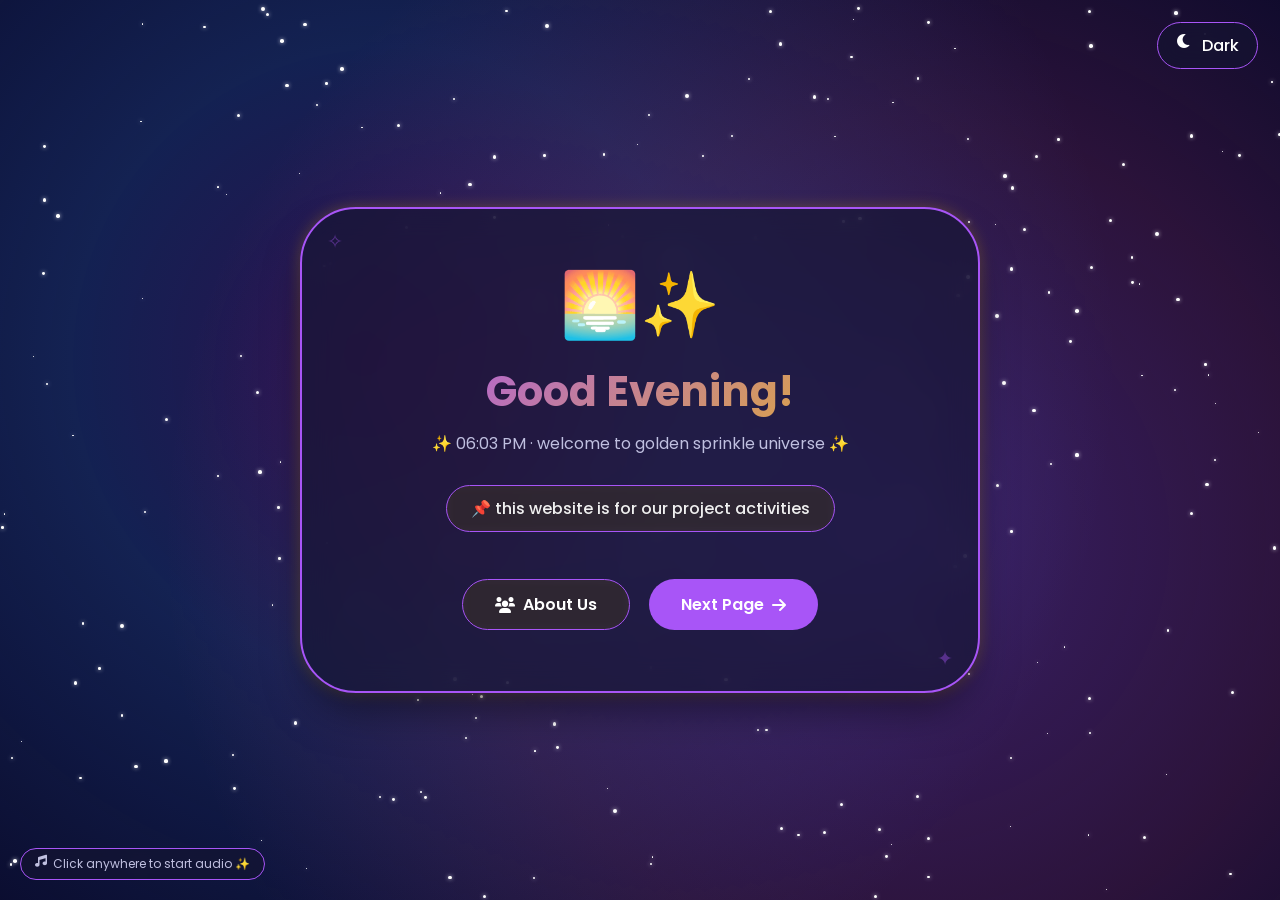
<file: index.html>
<!DOCTYPE html>
<html lang="en">
<head>
    <meta charset="UTF-8">
    <meta name="viewport" content="width=device-width, initial-scale=1.0, user-scalable=yes">
    <title>Project Activities | Golden Sprinkle + Continuous Piano</title>
    <link rel="stylesheet" href="index.css">
    <link href="https://fonts.googleapis.com/css2?family=Poppins:wght@400;500;600;700;800&display=swap" rel="stylesheet">
    <link rel="stylesheet" href="https://cdnjs.cloudflare.com/ajax/libs/font-awesome/6.0.0-beta3/css/all.min.css">
</head>
<body class="dark">
    
    <!-- DARK MODE ANIMATED BACKGROUND -->
    <div class="animated-bg-dark" id="darkBg">
        <div class="nebula"></div>
        <div class="nebula2"></div>
        <div class="stars-container" id="starfield"></div>
        <div id="shootingStarsContainer"></div>
    </div>

    <!-- LIGHT MODE - GOLDEN SPRINKLE BACKGROUND -->
    <div class="golden-sprinkle" id="goldenSprinkle" style="display: none;"></div>
    <div class="golden-sparkle" id="goldenSparkle" style="display: none;"></div>

    <!-- Audio element untuk piano MP3 - continuous loop -->
    <audio id="pianoAudio" preload="auto" loop>
        <source src="piano.mp3" type="audio/mpeg">
        <source src="piano.wav" type="audio/wav">
    </audio>

    <!-- Dark Mode Toggle -->
    <div class="theme-switch" id="themeToggle">
        <i class="fas fa-sun" id="sunIcon"></i>
        <i class="fas fa-moon" id="moonIcon" style="display: none;"></i>
        <span id="themeText">Dark</span>
    </div>

    <div class="sound-badge" id="soundStatus">
        <i class="fas fa-music"></i> <span>Click anywhere to start audio ✨</span>
    </div>

    <!-- MAIN PAGE -->
    <div id="mainPage" class="page">
        <div class="glass-card">
            <div class="corner-deco">✧</div>
            <div class="corner-deco-right">✦</div>
            <div class="greeting-icon" id="greetingIcon">🌙</div>
            <div class="greeting-text" id="greetingText">Good Night!</div>
            <div class="time-message" id="timeMsg">✨ welcome to our golden sprinkle universe ✨</div>
            <div class="project-desc">
                📌 this website is for our project activities
            </div>
            <div class="button-group">
                <!-- About Us button now links directly to about.html -->
                <a href="about.html" class="btn btn-outline" id="aboutUsBtn">
                    <i class="fas fa-users"></i> About Us
                </a>
                <button class="btn btn-primary" id="nextPageBtn">
                    Next Page <i class="fas fa-arrow-right"></i>
                </button>
            </div>
        </div>
    </div>

    <script src="index.js"></script>
</body>
</html>
</file>
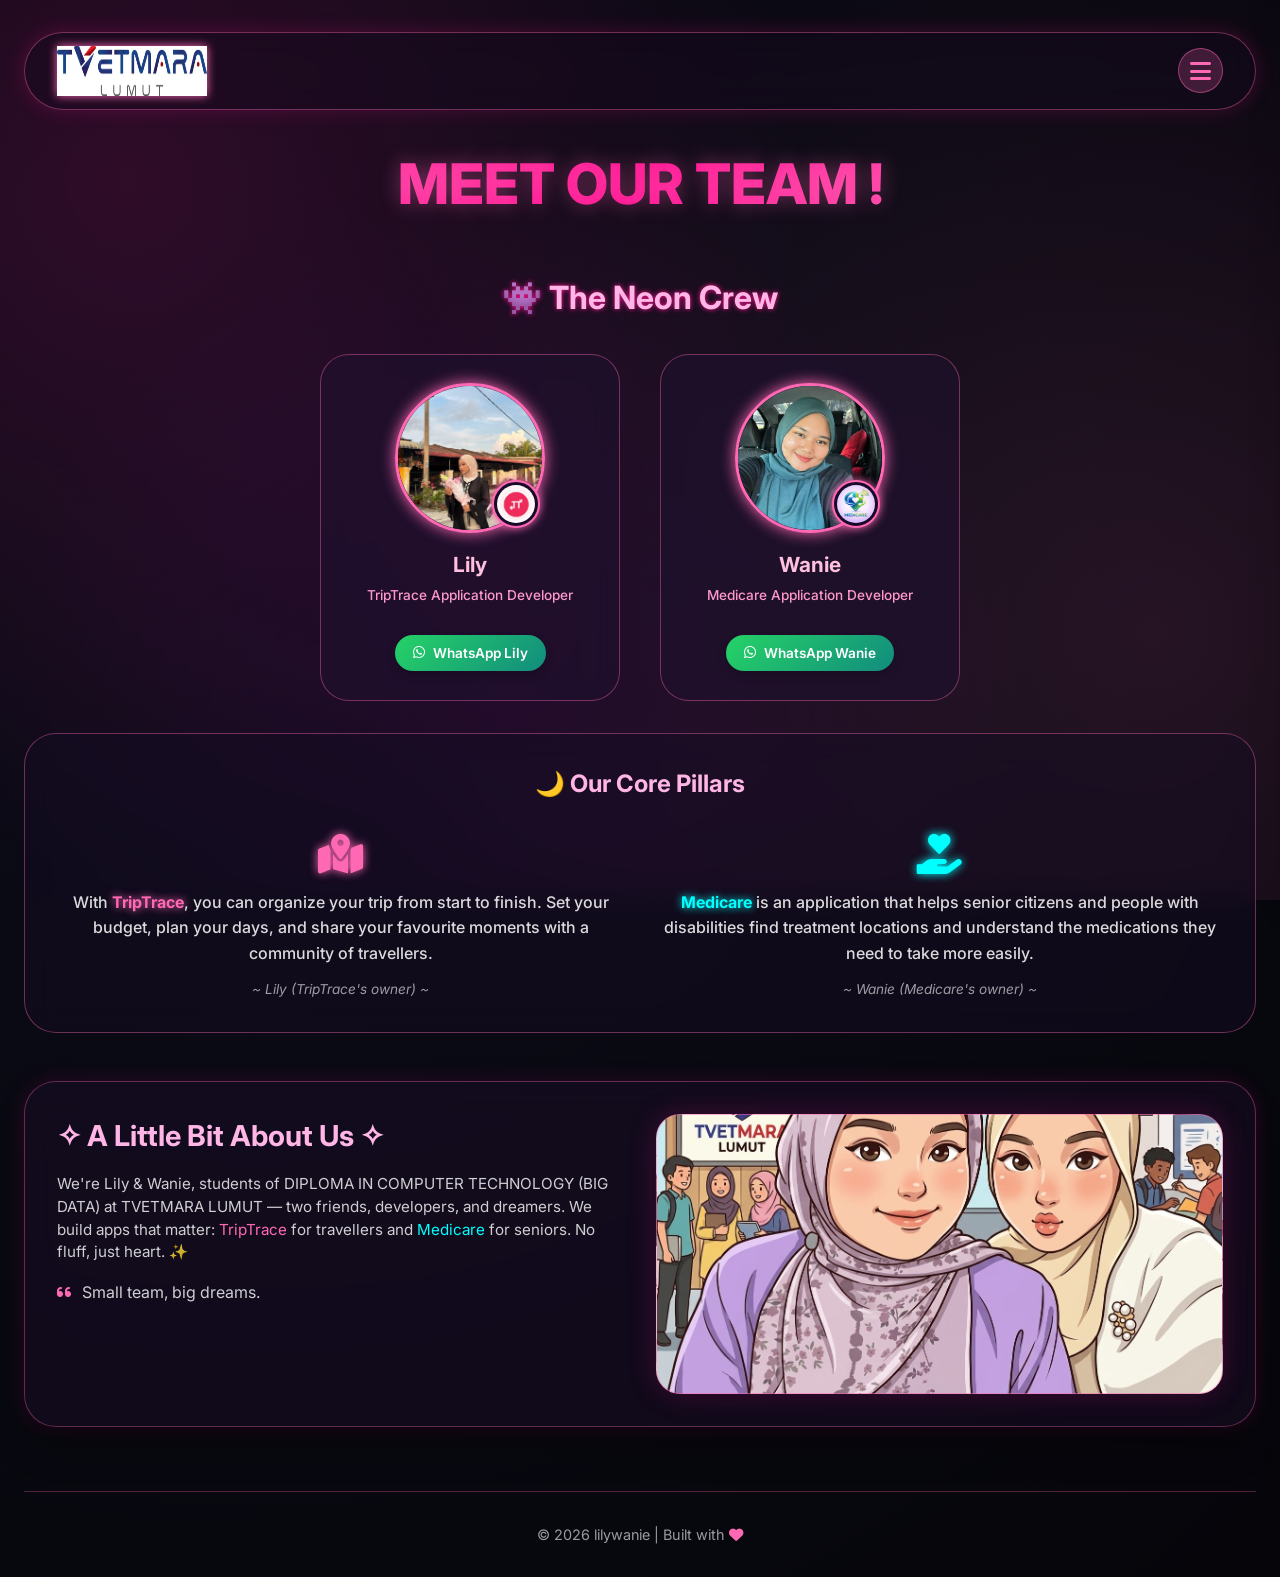
<file: about.html>
<!DOCTYPE html>
<html lang="en">
<head>
    <meta charset="UTF-8">
    <meta name="viewport" content="width=device-width, initial-scale=1.0, user-scalable=yes">
    <title>About Us - Pink Neon Glass</title>
    <!-- Google Fonts -->
    <link href="https://fonts.googleapis.com/css2?family=Inter:opsz,wght@14..32,300;14..32,400;14..32,600;14..32,700;14..32,800&display=swap" rel="stylesheet">
    <!-- Font Awesome 6 -->
    <link rel="stylesheet" href="https://cdnjs.cloudflare.com/ajax/libs/font-awesome/6.0.0-beta3/css/all.min.css">
    <style>
        * {
            margin: 0;
            padding: 0;
            box-sizing: border-box;
        }

        body {
            font-family: 'Inter', sans-serif;
            background: radial-gradient(circle at 20% 30%, #0d0d1a, #05050a);
            min-height: 100vh;
            color: #fff;
            line-height: 1.5;
            padding: 2rem 1.5rem;
            position: relative;
        }

        body::before {
            content: '';
            position: fixed;
            top: 0;
            left: 0;
            width: 100%;
            height: 100%;
            background: 
                radial-gradient(circle at 10% 20%, rgba(255, 20, 147, 0.15), transparent 50%),
                radial-gradient(circle at 90% 70%, rgba(255, 105, 180, 0.12), transparent 60%),
                radial-gradient(circle at 40% 80%, rgba(255, 0, 255, 0.08), transparent 50%);
            pointer-events: none;
            z-index: 0;
        }

        .container {
            max-width: 1280px;
            margin: 0 auto;
            position: relative;
            z-index: 2;
        }

        /* Glassmorphism Navbar */
        .navbar {
            display: flex;
            justify-content: space-between;
            align-items: center;
            padding: 0.8rem 2rem;
            background: rgba(20, 10, 30, 0.45);
            backdrop-filter: blur(12px);
            border-radius: 60px;
            border: 1px solid rgba(255, 105, 180, 0.4);
            box-shadow: 0 0 20px rgba(255, 20, 147, 0.2);
            margin-bottom: 2rem;
            flex-wrap: wrap;
            gap: 1rem;
        }

        .logo-img {
            height: 50px;
            width: 150px;
            border-radius: 0px;
            filter: drop-shadow(0 0 5px #ff69b4);
            transition: all 0.3s;
        }

        .logo-img:hover {
            filter: drop-shadow(0 0 12px #ff69b4);
            transform: scale(1.02);
        }

        .hamburger {
            background: rgba(255, 105, 180, 0.2);
            border: 1px solid rgba(255, 105, 180, 0.5);
            border-radius: 50%;
            width: 45px;
            height: 45px;
            display: flex;
            align-items: center;
            justify-content: center;
            cursor: pointer;
            transition: all 0.3s;
            backdrop-filter: blur(8px);
        }

        .hamburger:hover {
            background: rgba(255, 105, 180, 0.4);
            box-shadow: 0 0 15px #ff69b4;
            transform: scale(1.05);
        }

        .hamburger i {
            font-size: 1.5rem;
            color: #ff69b4;
        }

        /* Sidebar Menu */
        .sidebar {
            position: fixed;
            top: 0;
            right: -300px;
            width: 280px;
            height: 100%;
            background: rgba(20, 10, 35, 0.95);
            backdrop-filter: blur(20px);
            border-left: 1px solid rgba(255, 105, 180, 0.6);
            box-shadow: -5px 0 30px rgba(0, 0, 0, 0.5), 0 0 20px rgba(255, 20, 147, 0.3);
            z-index: 1000;
            transition: right 0.3s ease;
            padding: 2rem 1.5rem;
        }

        .sidebar.open {
            right: 0;
        }

        .sidebar-header {
            display: flex;
            justify-content: flex-end;
            margin-bottom: 2rem;
        }

        .close-btn {
            background: none;
            border: none;
            font-size: 1.8rem;
            color: #ff69b4;
            cursor: pointer;
            transition: 0.2s;
        }

        .close-btn:hover {
            text-shadow: 0 0 10px #ff69b4;
            transform: scale(1.1);
        }

        .sidebar-menu {
            display: flex;
            flex-direction: column;
            gap: 1.5rem;
        }

        .sidebar-menu a {
            text-decoration: none;
            color: rgba(255, 255, 255, 0.85);
            font-size: 1.2rem;
            font-weight: 500;
            padding: 0.8rem 1rem;
            border-radius: 40px;
            transition: all 0.2s;
            display: flex;
            align-items: center;
            gap: 12px;
        }

        .sidebar-menu a i {
            width: 28px;
            color: #ff69b4;
        }

        .sidebar-menu a:hover {
            background: rgba(255, 105, 180, 0.2);
            color: #ff69b4;
            padding-left: 1.5rem;
            border: 1px solid rgba(255, 105, 180, 0.4);
        }

        .overlay {
            position: fixed;
            top: 0;
            left: 0;
            width: 100%;
            height: 100%;
            background: rgba(0, 0, 0, 0.5);
            backdrop-filter: blur(3px);
            z-index: 999;
            display: none;
        }

        .overlay.active {
            display: block;
        }

        /* Hero Section */
        .about-hero {
            text-align: center;
            margin-bottom: 3rem;
        }

        .about-hero h1 {
            font-size: 3.5rem;
            font-weight: 800;
            background: linear-gradient(135deg, #ff69b4, #ff1493, #ff99cc);
            background-clip: text;
            -webkit-background-clip: text;
            color: transparent;
            text-shadow: 0 0 20px rgba(255, 105, 180, 0.4);
            margin-bottom: 1rem;
        }

        /* Team Section */
        .team-section {
            margin: 3rem 0 2rem 0;
        }

        .team-section h2 {
            text-align: center;
            font-size: 2rem;
            margin-bottom: 2rem;
            color: #ffb6e6;
            text-shadow: 0 0 5px #ff1493;
        }

        .team-grid {
            display: flex;
            flex-wrap: wrap;
            justify-content: center;
            gap: 2.5rem;
        }

        .team-member {
            background: rgba(30, 18, 45, 0.6);
            backdrop-filter: blur(12px);
            border-radius: 1.8rem;
            padding: 1.8rem;
            text-align: center;
            width: 300px;
            position: relative;
            border: 1px solid rgba(255, 105, 180, 0.4);
            transition: 0.2s;
        }

        .team-member:hover {
            border-color: #ff69b4;
            box-shadow: 0 0 20px rgba(255, 20, 147, 0.3);
        }

        .profile-container {
            position: relative;
            width: 150px;
            height: 150px;
            margin: 0 auto 1rem;
            display: block;
            cursor: pointer;
        }

        .profile-img {
            width: 100%;
            height: 100%;
            border-radius: 50%;
            object-fit: cover;
            border: 3px solid #ff69b4;
            box-shadow: 0 0 15px #ff69b4;
            display: block;
        }

        .app-logo {
            position: absolute;
            bottom: 5px;
            right: 5px;
            width: 48px;
            height: 48px;
            border-radius: 50%;
            object-fit: cover;
            border: 2px solid #ff69b4;
            box-shadow: 0 0 10px #ff69b4;
            background: #1a0a2a;
            padding: 3px;
            z-index: 3;
            pointer-events: none;
        }

        .team-member h4 {
            font-size: 1.3rem;
            margin-bottom: 0.3rem;
            color: #ffc0e0;
        }

        .role {
            color: #ff99cc;
            font-size: 0.85rem;
            font-weight: 500;
            margin-bottom: 1rem;
        }

        .whatsapp-btn {
            display: inline-flex;
            align-items: center;
            gap: 8px;
            background: linear-gradient(135deg, #25D366, #128C7E);
            color: white;
            padding: 8px 18px;
            border-radius: 40px;
            text-decoration: none;
            font-size: 0.85rem;
            font-weight: 600;
            margin-top: 0.8rem;
            transition: all 0.2s;
            border: none;
            box-shadow: 0 4px 10px rgba(0,0,0,0.2);
        }

        .whatsapp-btn:hover {
            transform: scale(1.05);
            box-shadow: 0 0 15px #25D366;
        }

        /* Modal untuk zoom gambar */
        .modal {
            display: none;
            position: fixed;
            top: 0;
            left: 0;
            width: 100%;
            height: 100%;
            background: rgba(0, 0, 0, 0.95);
            backdrop-filter: blur(10px);
            z-index: 2000;
            justify-content: center;
            align-items: center;
            cursor: pointer;
        }

        .modal.active {
            display: flex;
        }

        .modal-content {
            position: relative;
            max-width: 90%;
            max-height: 90%;
        }

        .modal-img {
            width: auto;
            max-width: 100%;
            max-height: 85vh;
            border-radius: 20px;
            border: 3px solid #ff69b4;
            box-shadow: 0 0 30px #ff69b4;
            object-fit: contain;
        }

        .modal-close {
            position: absolute;
            top: -40px;
            right: -40px;
            background: rgba(255, 105, 180, 0.8);
            border: none;
            color: white;
            font-size: 2rem;
            width: 50px;
            height: 50px;
            border-radius: 50%;
            cursor: pointer;
            transition: 0.2s;
            display: flex;
            align-items: center;
            justify-content: center;
        }

        .modal-close:hover {
            background: #ff1493;
            transform: scale(1.1);
        }

        @media (max-width: 768px) {
            .modal-close {
                top: -50px;
                right: 0px;
                width: 40px;
                height: 40px;
                font-size: 1.5rem;
            }
        }

        /* Values Section */
        .values {
            background: rgba(20, 12, 35, 0.5);
            backdrop-filter: blur(14px);
            border-radius: 2rem;
            padding: 2rem;
            margin: 2rem 0 3rem 0;
            text-align: center;
            border: 1px solid rgba(255, 105, 180, 0.4);
        }

        .values h2 {
            margin-bottom: 2rem;
            color: #ffb6e6;
        }

        .value-items {
            display: flex;
            flex-wrap: wrap;
            justify-content: center;
            gap: 2rem;
        }

        .value-item {
            flex: 1;
            min-width: 250px;
            text-align: center;
        }

        .value-item i {
            font-size: 2.5rem;
            margin-bottom: 1rem;
            display: inline-block;
        }

        .value-item h4 {
            font-size: 1rem;
            font-weight: 500;
            line-height: 1.6;
            color: rgba(255, 255, 255, 0.85);
            margin-bottom: 0.8rem;
        }

        .value-item p {
            font-size: 0.85rem;
            color: rgba(255, 255, 255, 0.6);
            font-style: italic;
        }

        .triptrace-icon {
            color: #ff69b4;
            text-shadow: 0 0 10px #ff69b4;
        }

        .medicare-icon {
            color: #00ffff;
            text-shadow: 0 0 10px #00ffff;
        }

        .highlight-triptrace {
            color: #ff69b4;
            text-shadow: 0 0 8px #ff69b4;
            font-weight: 700;
        }

        .highlight-medicare {
            color: #00ffff;
            text-shadow: 0 0 8px #00ffff;
            font-weight: 700;
        }

        /* Story Grid */
        .story-grid {
            display: grid;
            grid-template-columns: 1fr 1fr;
            gap: 2rem;
            margin: 3rem 0;
            background: rgba(30, 15, 45, 0.4);
            backdrop-filter: blur(16px);
            border-radius: 2rem;
            padding: 2rem;
            border: 1px solid rgba(255, 105, 180, 0.35);
            box-shadow: 0 25px 40px -12px rgba(0, 0, 0, 0.4), 0 0 20px rgba(255, 20, 147, 0.15);
        }

        .story-text h2 {
            font-size: 1.8rem;
            margin-bottom: 1rem;
            font-weight: 700;
            color: #ffb6e6;
        }

        .story-text p {
            margin-bottom: 1rem;
            color: rgba(255, 255, 255, 0.8);
        }

        .story-text .short-bio {
            font-size: 0.95rem;
            line-height: 1.5;
        }

        .story-image {
            background-image: url('AI.jpeg');
            background-size: cover;
            background-position: center;
            border-radius: 1.5rem;
            min-height: 280px;
            border: 1px solid rgba(255, 105, 180, 0.5);
            box-shadow: 0 0 30px rgba(255, 20, 147, 0.2);
        }

        .footer {
            margin-top: 4rem;
            text-align: center;
            padding-top: 2rem;
            border-top: 1px solid rgba(255, 105, 180, 0.3);
            color: rgba(255, 255, 255, 0.6);
            font-size: 0.9rem;
        }

        @media (max-width: 768px) {
            body {
                padding: 1rem;
            }
            .story-grid {
                grid-template-columns: 1fr;
                padding: 1.5rem;
            }
            .about-hero h1 {
                font-size: 2.3rem;
            }
            .team-member {
                width: 280px;
            }
            .app-logo {
                width: 42px;
                height: 42px;
                bottom: 3px;
                right: 3px;
            }
            .profile-container {
                width: 130px;
                height: 130px;
            }
            .value-item {
                min-width: 100%;
            }
            .logo-img {
                height: 40px;
            }
        }
    </style>
</head>
<body>
<div class="container">
    <!-- Navbar Glass -->
    <div class="navbar">
        <img src="tvet.jpeg" alt="TVET MARA Logo" class="logo-img" onerror="this.src='https://placehold.co/150x50/ff69b4/white?text=TVET+MARA'">
        <div class="hamburger" id="hamburgerBtn">
            <i class="fas fa-bars"></i>
        </div>
    </div>

    <!-- Sidebar Menu -->
    <div class="overlay" id="overlay"></div>
    <div class="sidebar" id="sidebar">
        <div class="sidebar-header">
            <button class="close-btn" id="closeSidebarBtn">&times;</button>
        </div>
        <div class="sidebar-menu">
            <a href="index.html"><i class="fas fa-home"></i> Home</a>
            <a href="about.html" class="active"><i class="fas fa-users"></i> About Us</a>
            <a href="https://wa.me/601111512135?text=Hi%2C%20I%20am%20Lily%2C%20the%20developer%20of%20this%20About%20Us%20page%20😊" target="_blank">
                <i class="fab fa-whatsapp"></i> Contact
            </a>
        </div>
    </div>

    <!-- Modal untuk zoom gambar -->
    <div class="modal" id="imageModal">
        <div class="modal-content">
            <button class="modal-close" id="modalCloseBtn">&times;</button>
            <img class="modal-img" id="modalImage" alt="Zoomed">
        </div>
    </div>

    <!-- Hero Section -->
    <div class="about-hero">
        <h1>MEET OUR TEAM !</h1>
    </div>

    <!-- ===== TEAM SECTION ===== -->
    <div class="team-section">
        <h2>👾 The Neon Crew</h2>
        <div class="team-grid">
            <!-- Lily -->
            <div class="team-member">
                <div class="profile-container">
                    <img src="lily.jpeg" alt="Lily" class="profile-img" onerror="this.src='https://placehold.co/150x150/ff69b4/white?text=Lily'">
                    <img src="logotriptrace.jpeg" alt="TripTrace Logo" class="app-logo" onerror="this.src='https://placehold.co/48x48/00ffff/white?text=TT'">
                </div>
                <h4>Lily</h4>
                <div class="role">TripTrace Application Developer</div>
                <a href="https://wa.me/601111512135" target="_blank" class="whatsapp-btn">
                    <i class="fab fa-whatsapp"></i> WhatsApp Lily
                </a>
            </div>
            <!-- Wanie -->
            <div class="team-member">
                <div class="profile-container">
                    <img src="wanie.jpeg" alt="Wanie" class="profile-img" onerror="this.src='https://placehold.co/150x150/ff69b4/white?text=Wanie'">
                    <img src="ubat.png" alt="Medicare Logo" class="app-logo" onerror="this.src='https://placehold.co/48x48/ff69b4/white?text=MC'">
                </div>
                <h4>Wanie</h4>
                <div class="role">Medicare Application Developer</div>
                <a href="https://wa.link/14qtqv" target="_blank" class="whatsapp-btn">
                    <i class="fab fa-whatsapp"></i> WhatsApp Wanie
                </a>
            </div>
        </div>
    </div>

    <!-- ===== OUR CORE PILLARS ===== -->
    <div class="values">
        <h2>🌙 Our Core Pillars</h2>
        <div class="value-items">
            <div class="value-item">
                <i class="fas fa-map-marked-alt triptrace-icon"></i>
                <h4>With <span class="highlight-triptrace">TripTrace</span>, you can organize your trip from start to finish. Set your budget, plan your days, and share your favourite moments with a community of travellers.</h4>
                <p>~ Lily (TripTrace's owner) ~</p>
            </div>
            <div class="value-item">
                <i class="fas fa-hand-holding-heart medicare-icon"></i>
                <h4><span class="highlight-medicare">Medicare</span> is an application that helps senior citizens and people with disabilities find treatment locations and understand the medications they need to take more easily.</h4>
                <p>~ Wanie (Medicare's owner) ~</p>
            </div>
        </div>
    </div>

    <!-- ===== A LITTLE BIT ABOUT US ===== -->
    <div class="story-grid">
        <div class="story-text">
            <h2>✧ A Little Bit About Us ✧</h2>
            <p class="short-bio">We're Lily & Wanie, students of DIPLOMA IN COMPUTER TECHNOLOGY (BIG DATA) at TVETMARA LUMUT — two friends, developers, and dreamers. We build apps that matter: <span style="color:#ff69b4;">TripTrace</span> for travellers and <span style="color:#00ffff;">Medicare</span> for seniors. No fluff, just heart. ✨</p>
            <p><i class="fas fa-quote-left" style="color:#ff69b4; margin-right: 6px;"></i> Small team, big dreams.</p>
        </div>
        <div class="story-image"></div>
    </div>

    <!-- Footer -->
    <div class="footer">
        <p>© 2026 lilywanie | Built with <i class="fas fa-heart" style="color:#ff69b4;"></i></p>
    </div>
</div>

<!-- Audio untuk background music -->
<audio id="pianoAudio" preload="auto" loop>
    <source src="piano.mp3" type="audio/mpeg">
    <source src="piano.wav" type="audio/wav">
</audio>

<script>
    // ========== SOUND UNTUK ABOUT PAGE (CONTINUOUS & MOBILE FRIENDLY) ==========
    const audioElement = document.getElementById('pianoAudio');
    let soundStarted = false;
    let playAttempted = false;

    if (audioElement) {
        audioElement.volume = 0.3;
        audioElement.loop = true;
    }

    function startAndSaveSound() {
        if (soundStarted) return;
        
        if (audioElement) {
            audioElement.play().then(() => {
                soundStarted = true;
                sessionStorage.setItem('soundStarted', 'true');
                console.log("🎵 Sound playing in About page");
            }).catch(err => {
                console.log("Play failed:", err);
            });
        }
    }

    // Check if sound was playing before (from previous page like index.html)
    if (sessionStorage.getItem('soundStarted') === 'true') {
        if (audioElement && !soundStarted) {
            let savedTime = parseFloat(sessionStorage.getItem('soundTime') || '0');
            if (savedTime > 0) {
                audioElement.currentTime = savedTime;
            }
            // Try to continue playing
            audioElement.play().then(() => {
                soundStarted = true;
                console.log("Sound continued from time:", savedTime);
            }).catch(err => {
                console.log("Auto-play blocked, waiting for user click on About page");
                // Sound will start on user click
                soundStarted = false;
            });
        }
    }

    // Save current time every second
    setInterval(() => {
        if (audioElement && !audioElement.paused && (soundStarted || sessionStorage.getItem('soundStarted') === 'true')) {
            sessionStorage.setItem('soundTime', audioElement.currentTime);
            sessionStorage.setItem('soundStarted', 'true');
        }
    }, 1000);

    // Start sound on ANY user click (for mobile devices)
    document.body.addEventListener('click', function() {
        if (!soundStarted && !playAttempted) {
            playAttempted = true;
            if (audioElement) {
                audioElement.play().then(() => {
                    soundStarted = true;
                    sessionStorage.setItem('soundStarted', 'true');
                    console.log("🎵 Sound started after user click");
                }).catch(err => {
                    console.log("Still cannot play:", err);
                });
            }
        }
    });

    // Also try to play on page load (may work on desktop)
    setTimeout(() => {
        if (!soundStarted && sessionStorage.getItem('soundStarted') !== 'true') {
            startAndSaveSound();
        }
    }, 500);

    // ========== SIDEBAR & MODAL ==========
    const hamburgerBtn = document.getElementById('hamburgerBtn');
    const sidebar = document.getElementById('sidebar');
    const overlay = document.getElementById('overlay');
    const closeSidebarBtn = document.getElementById('closeSidebarBtn');

    function openSidebar() {
        sidebar.classList.add('open');
        overlay.classList.add('active');
        document.body.style.overflow = 'hidden';
    }

    function closeSidebar() {
        sidebar.classList.remove('open');
        overlay.classList.remove('active');
        document.body.style.overflow = '';
    }

    hamburgerBtn.addEventListener('click', openSidebar);
    closeSidebarBtn.addEventListener('click', closeSidebar);
    overlay.addEventListener('click', closeSidebar);

    // ===== MODAL ZOOM GAMBAR =====
    const modal = document.getElementById('imageModal');
    const modalImage = document.getElementById('modalImage');
    const modalCloseBtn = document.getElementById('modalCloseBtn');

    const profileImgs = document.querySelectorAll('.profile-img');
    
    profileImgs.forEach(img => {
        img.addEventListener('click', (e) => {
            e.stopPropagation();
            modalImage.src = img.src;
            modal.classList.add('active');
            document.body.style.overflow = 'hidden';
        });
    });

    modalCloseBtn.addEventListener('click', () => {
        modal.classList.remove('active');
        document.body.style.overflow = '';
    });

    modal.addEventListener('click', (e) => {
        if (e.target === modal) {
            modal.classList.remove('active');
            document.body.style.overflow = '';
        }
    });

    document.addEventListener('keydown', (e) => {
        if (e.key === 'Escape' && modal.classList.contains('active')) {
            modal.classList.remove('active');
            document.body.style.overflow = '';
        }
    });
</script>
</body>
</html>
</file>
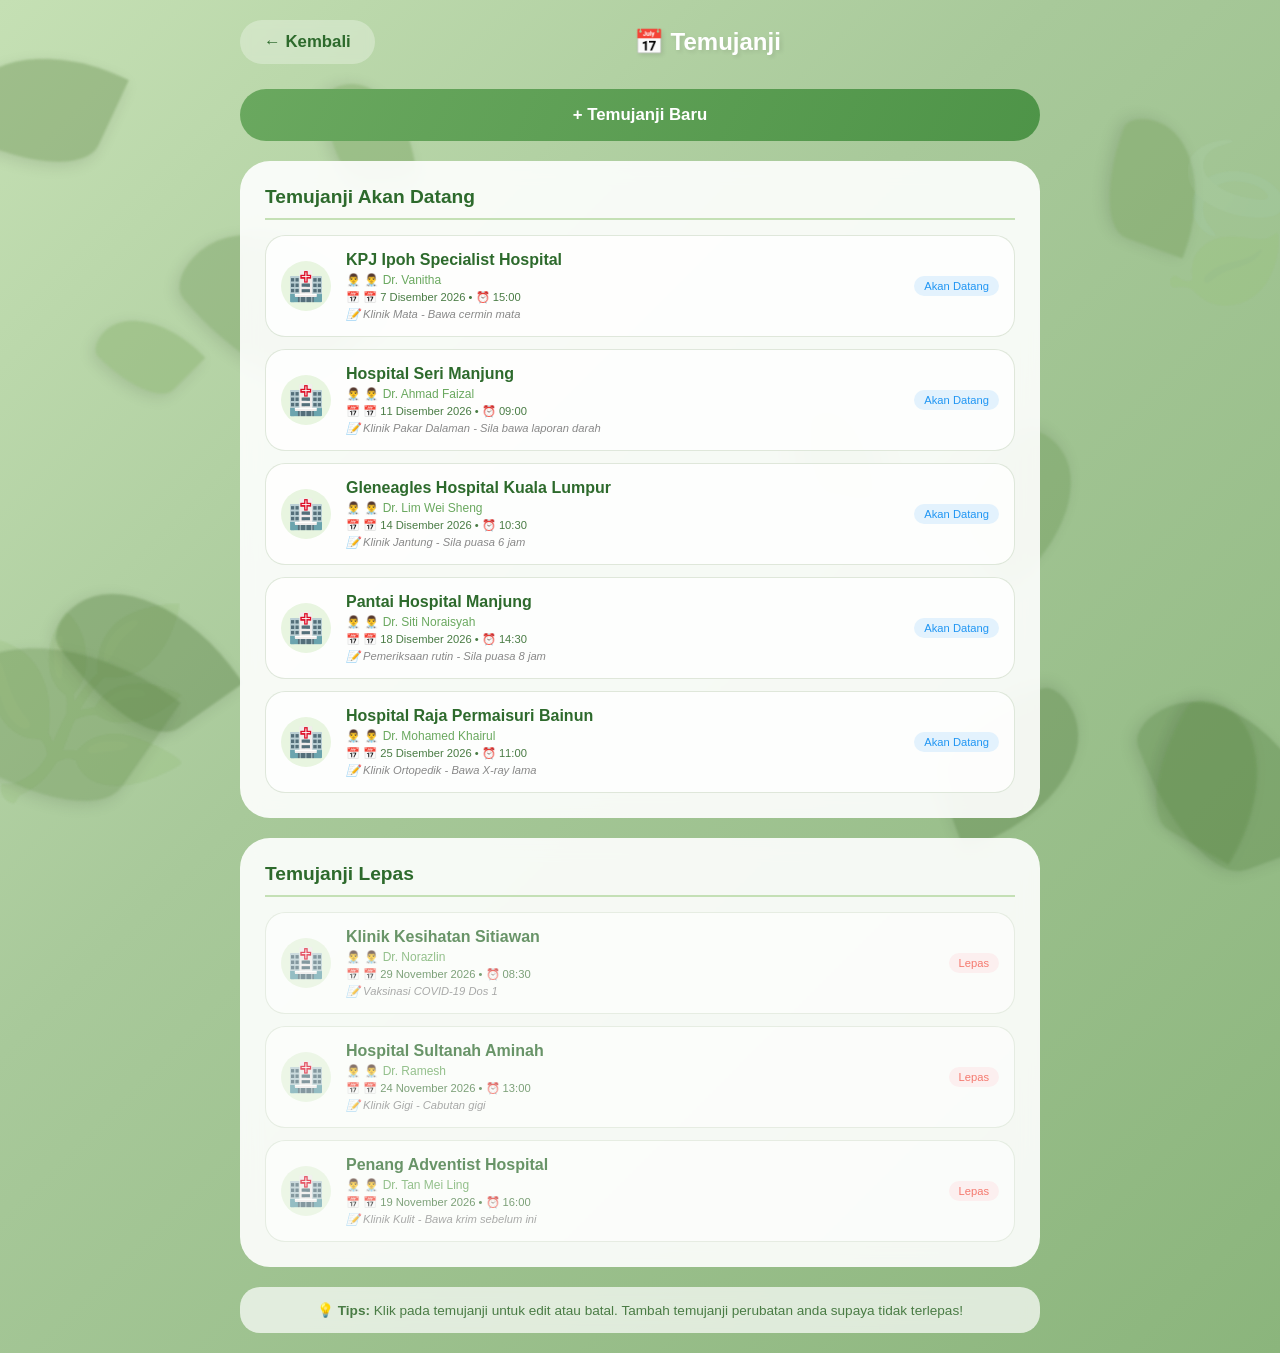
<file: appointment.html>
<!DOCTYPE html>
<html lang="en">
<head>
    <meta charset="UTF-8">
    <meta name="viewport" content="width=device-width, initial-scale=1.0, user-scalable=yes">
    <title>MEDICARE - Appointments</title>
    <link rel="stylesheet" href="appointment.css">
</head>
<body>
    <div class="leaf-bg">
        <div class="leaf leaf-1"></div>
        <div class="leaf leaf-2"></div>
        <div class="leaf leaf-3"></div>
        <div class="leaf leaf-4"></div>
        <div class="leaf leaf-5"></div>
        <div class="leaf leaf-6"></div>
        <div class="leaf leaf-7"></div>
        <div class="leaf leaf-8"></div>
        <div class="leaf leaf-9"></div>
        <div class="leaf leaf-10"></div>
        <div class="leaf leaf-11"></div>
        <div class="leaf leaf-12"></div>
    </div>

    <div class="main-container">
        <!-- Header -->
        <div class="header">
            <button class="back-btn" onclick="goBack()">← Back</button>
            <h1>📅 Appointments</h1>
            <div></div>
        </div>

        <!-- Add Appointment Button -->
        <button class="btn-add" onclick="showAddAppointmentModal()">+ New Appointment</button>

        <!-- Upcoming Appointments -->
        <div class="appointment-container">
            <h2>Upcoming Appointments</h2>
            <div id="upcomingList" class="appointment-list">
                <!-- Upcoming appointments will be loaded here -->
            </div>
        </div>

        <!-- Past Appointments -->
        <div class="appointment-container past">
            <h2>Past Appointments</h2>
            <div id="pastList" class="appointment-list">
                <!-- Past appointments will be loaded here -->
            </div>
        </div>

        <!-- Info Box -->
        <div class="info-box">
            <p>💡 <strong>Tip:</strong> Click on appointment to edit or cancel. Add your medical appointments to never miss them!</p>
        </div>
    </div>

    <!-- Add Appointment Modal -->
    <div id="addModal" class="modal">
        <div class="modal-content">
            <div class="modal-header">
                <h3>➕ New Appointment</h3>
                <span class="close-modal" onclick="closeModal('addModal')">&times;</span>
            </div>
            <div class="modal-body">
                <div class="input-group">
                    <label>Hospital/Clinic Name</label>
                    <input type="text" id="appName" placeholder="e.g: Hospital Kuala Lumpur">
                </div>
                <div class="input-group">
                    <label>Doctor Name</label>
                    <input type="text" id="doctorName" placeholder="e.g: Dr. Ahmad">
                </div>
                <div class="input-group">
                    <label>Date</label>
                    <input type="date" id="appDate">
                </div>
                <div class="input-group">
                    <label>Time</label>
                    <input type="time" id="appTime">
                </div>
                <div class="input-group">
                    <label>Notes (Optional)</label>
                    <textarea id="appNotes" rows="2" placeholder="e.g: Bring lab results"></textarea>
                </div>
                <button class="btn-save" onclick="addAppointment()">💾 Save Appointment</button>
            </div>
        </div>
    </div>

    <!-- Edit Appointment Modal -->
    <div id="editModal" class="modal">
        <div class="modal-content">
            <div class="modal-header">
                <h3>✏️ Edit Appointment</h3>
                <span class="close-modal" onclick="closeModal('editModal')">&times;</span>
            </div>
            <div class="modal-body">
                <div class="input-group">
                    <label>Hospital/Clinic Name</label>
                    <input type="text" id="editAppName">
                </div>
                <div class="input-group">
                    <label>Doctor Name</label>
                    <input type="text" id="editDoctorName">
                </div>
                <div class="input-group">
                    <label>Date</label>
                    <input type="date" id="editAppDate">
                </div>
                <div class="input-group">
                    <label>Time</label>
                    <input type="time" id="editAppTime">
                </div>
                <div class="input-group">
                    <label>Notes</label>
                    <textarea id="editAppNotes" rows="2"></textarea>
                </div>
                <div class="modal-buttons">
                    <button class="btn-delete" onclick="deleteAppointment()">🗑️ Cancel Appointment</button>
                    <button class="btn-save" onclick="saveEditAppointment()">💾 Save Changes</button>
                </div>
            </div>
        </div>
    </div>

    <script src="appointment.js"></script>
    <script src="darkmodeall.js"></script>
</body>
</html>
</file>
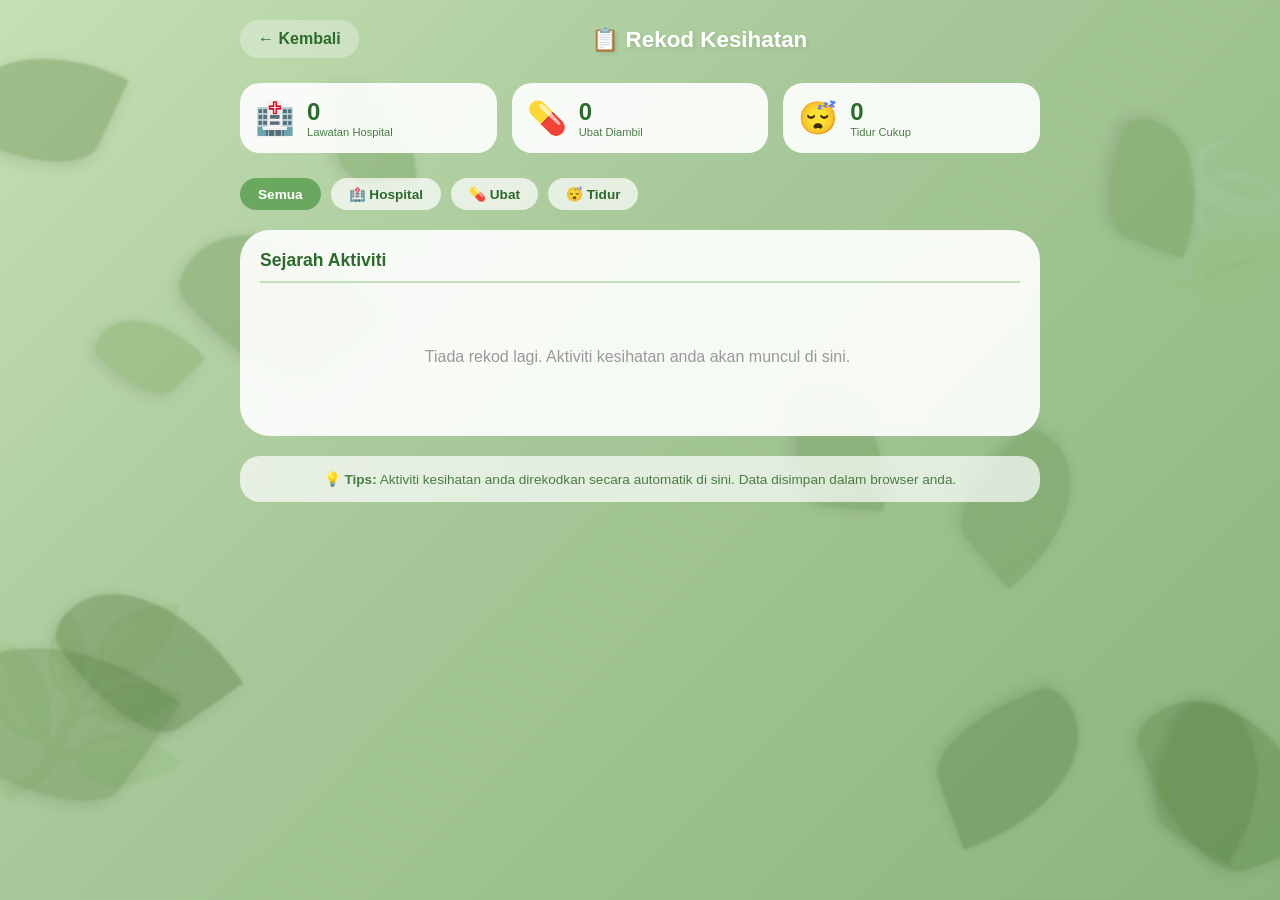
<file: healthrecords.html>
<!DOCTYPE html>
<html lang="en">
<head>
    <meta charset="UTF-8">
    <meta name="viewport" content="width=device-width, initial-scale=1.0, user-scalable=yes">
    <title>MEDICARE - Health Records</title>
    <link rel="stylesheet" href="healthrecords.css">
    <script src="https://code.jquery.com/jquery-3.7.1.min.js"></script>
</head>
<body>
    <div class="leaf-bg">
        <div class="leaf leaf-1"></div>
        <div class="leaf leaf-2"></div>
        <div class="leaf leaf-3"></div>
        <div class="leaf leaf-4"></div>
        <div class="leaf leaf-5"></div>
        <div class="leaf leaf-6"></div>
        <div class="leaf leaf-7"></div>
        <div class="leaf leaf-8"></div>
        <div class="leaf leaf-9"></div>
        <div class="leaf leaf-10"></div>
        <div class="leaf leaf-11"></div>
        <div class="leaf leaf-12"></div>
    </div>

    <div class="main-container">
        <!-- Header -->
        <div class="header">
            <button class="back-btn" onclick="goBack()">← Back</button>
            <h1>📋 Health Records</h1>
            <div></div>
        </div>

        <!-- Summary Cards -->
        <div class="summary-cards">
            <div class="summary-card">
                <div class="summary-icon">🏥</div>
                <div class="summary-info">
                    <h3 id="hospitalCount">0</h3>
                    <p>Hospital Visits</p>
                </div>
            </div>
            <div class="summary-card">
                <div class="summary-icon">💊</div>
                <div class="summary-info">
                    <h3 id="medicineCount">0</h3>
                    <p>Medicines Taken</p>
                </div>
            </div>
            <div class="summary-card">
                <div class="summary-icon">😴</div>
                <div class="summary-info">
                    <h3 id="sleepCount">0</h3>
                    <p>Good Sleep</p>
                </div>
            </div>
        </div>

        <!-- Filter Tabs -->
        <div class="filter-tabs">
            <button class="filter-btn active" data-filter="all">All</button>
            <button class="filter-btn" data-filter="hospital">🏥 Hospital</button>
            <button class="filter-btn" data-filter="medicine">💊 Medicine</button>
            <button class="filter-btn" data-filter="sleep">😴 Sleep</button>
        </div>

        <!-- Records List -->
        <div class="records-container">
            <h2>Activity History</h2>
            <div id="recordsList" class="records-list">
                <!-- Records will be loaded here -->
            </div>
        </div>

        <!-- Info Box -->
        <div class="info-box">
            <p>💡 <strong>Tip:</strong> Your health activities are automatically recorded here. Data is saved in your browser.</p>
        </div>
    </div>

    <script src="healthrecords.js"></script>
    <script src="darkmodeall.js"></script>
</body>
</html>
</file>
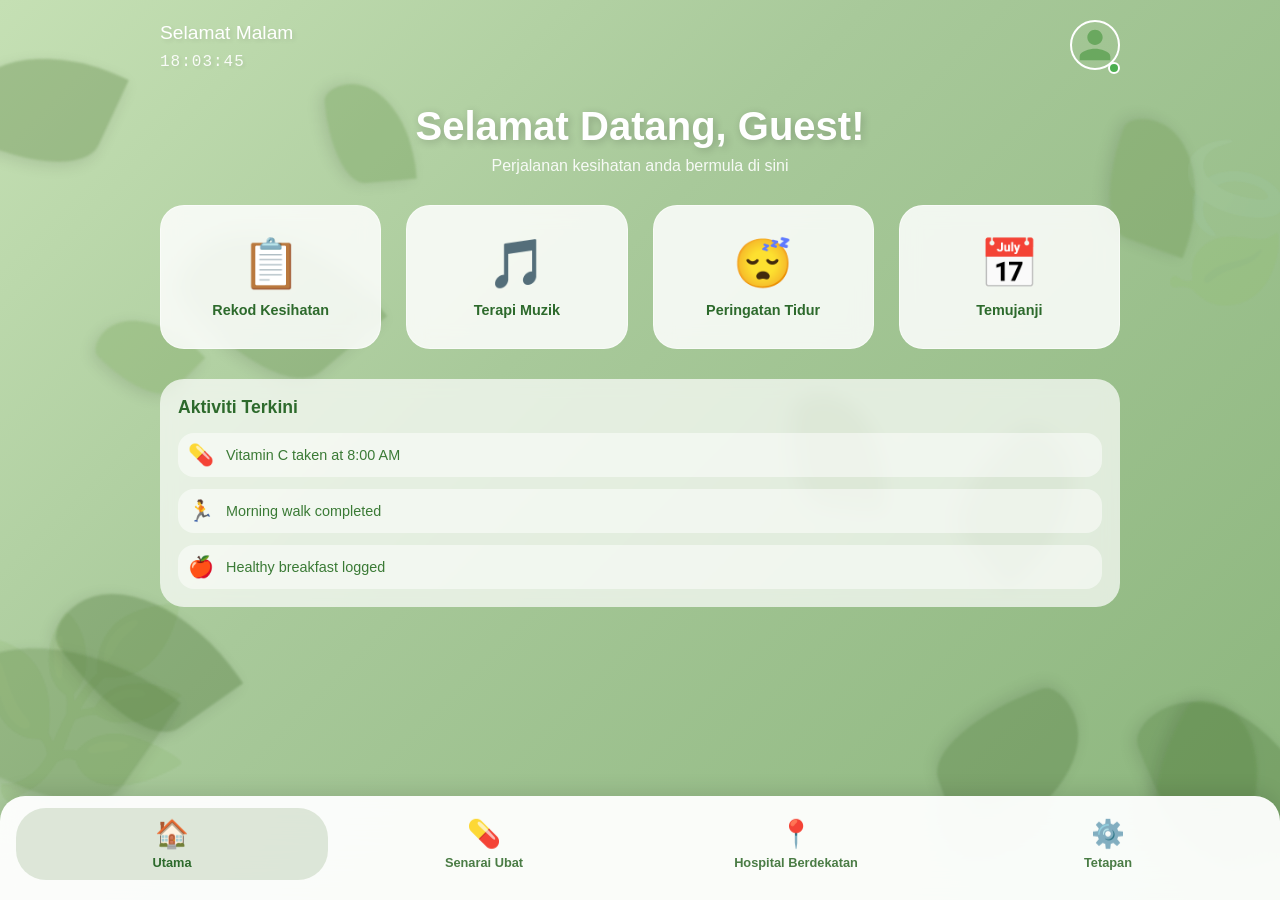
<file: homepage.html>
<!DOCTYPE html>
<html lang="en">
<head>
    <meta charset="UTF-8">
    <meta name="viewport" content="width=device-width, initial-scale=1.0, user-scalable=yes">
    <title>MEDICARE - Home</title>
    <link rel="stylesheet" href="homepage.css">
    <script src="https://code.jquery.com/jquery-3.7.1.min.js"></script>
</head>
<body>
    <div class="leaf-bg">
        <div class="leaf leaf-1"></div>
        <div class="leaf leaf-2"></div>
        <div class="leaf leaf-3"></div>
        <div class="leaf leaf-4"></div>
        <div class="leaf leaf-5"></div>
        <div class="leaf leaf-6"></div>
        <div class="leaf leaf-7"></div>
        <div class="leaf leaf-8"></div>
        <div class="leaf leaf-9"></div>
        <div class="leaf leaf-10"></div>
        <div class="leaf leaf-11"></div>
        <div class="leaf leaf-12"></div>
    </div>

    <div class="main-container">
        <!-- Top Bar -->
        <div class="top-bar">
            <div class="greeting-container">
                <h2 class="greeting-text" id="greetingText">Good Morning</h2>
            </div>
            <div class="profile-icon" id="profileIcon">
                <img src="data:image/svg+xml,%3Csvg xmlns='http://www.w3.org/2000/svg' viewBox='0 0 24 24' fill='%236aa85f'%3E%3Cpath d='M12 12c2.21 0 4-1.79 4-4s-1.79-4-4-4-4 1.79-4 4 1.79 4 4 4zm0 2c-2.67 0-8 1.34-8 4v2h16v-2c0-2.66-5.33-4-8-4z'/%3E%3C/svg%3E" alt="Profile" class="profile-img" id="profileImg">
                <span class="profile-badge"></span>
            </div>
        </div>

        <!-- Welcome Section -->
        <div class="welcome-section">
            <div class="welcome-animation">
                <h1 class="welcome-title slide-down" id="welcomeTitle">Welcome, <span id="userNameWelcome">Guest</span>!</h1>
                <p class="welcome-subtitle slide-down-delay" id="welcomeSubtitle">Your health journey starts here 🌿</p>
            </div>
        </div>

        <!-- Dashboard Cards -->
        <div class="dashboard-cards">
            <div class="card card-1" data-feature="health">
                <div class="card-icon">📋</div>
                <div class="card-text" id="healthRecordsText">Health Records</div>
            </div>
            <!-- Card 2: Music Therapy (bukan Medicine Reminder) -->
            <div class="card card-2" data-feature="music">
                <div class="card-icon">🎵</div>
                <div class="card-text" id="musicTherapyText">Music Therapy</div>
            </div>
            <div class="card card-3" data-feature="reminder">
                <div class="card-icon">😴</div>
                <div class="card-text" id="sleepReminderText">Sleep Reminder</div>
            </div>
            <div class="card card-4" data-feature="appointment">
                <div class="card-icon">📅</div>
                <div class="card-text" id="appointmentsText">Appointments</div>
            </div>
        </div>

        <!-- Recent Activities -->
        <div class="recent-section">
            <h3 id="recentTitle">Recent Activities</h3>
            <div class="activity-list">
                <div class="activity-item">
                    <span class="activity-icon">💊</span>
                    <span class="activity-text" id="activity1Text">Vitamin C taken at 8:00 AM</span>
                </div>
                <div class="activity-item">
                    <span class="activity-icon">🏃</span>
                    <span class="activity-text" id="activity2Text">Morning walk completed</span>
                </div>
                <div class="activity-item">
                    <span class="activity-icon">🍎</span>
                    <span class="activity-text" id="activity3Text">Healthy breakfast logged</span>
                </div>
            </div>
        </div>
    </div>

    <!-- Bottom Navigation -->
    <div class="bottom-nav">
        <div class="nav-item active" data-page="home">
            <div class="nav-icon">🏠</div>
            <div class="nav-label" id="navHomeLabel">Home</div>
        </div>
        <div class="nav-item" data-page="medicine">
            <div class="nav-icon">💊</div>
            <div class="nav-label" id="navMedicineLabel">Medicine List</div>
        </div>
        <div class="nav-item" data-page="location">
            <div class="nav-icon">📍</div>
            <div class="nav-label" id="navLocationLabel">Nearby Hospital</div>
        </div>
        <div class="nav-item" data-page="setting">
            <div class="nav-icon">⚙️</div>
            <div class="nav-label" id="navSettingLabel">Settings</div>
        </div>
    </div>

    <script src="homepage.js"></script>
    <script src="darkmodeall.js"></script>
</body>
</html>
</file>
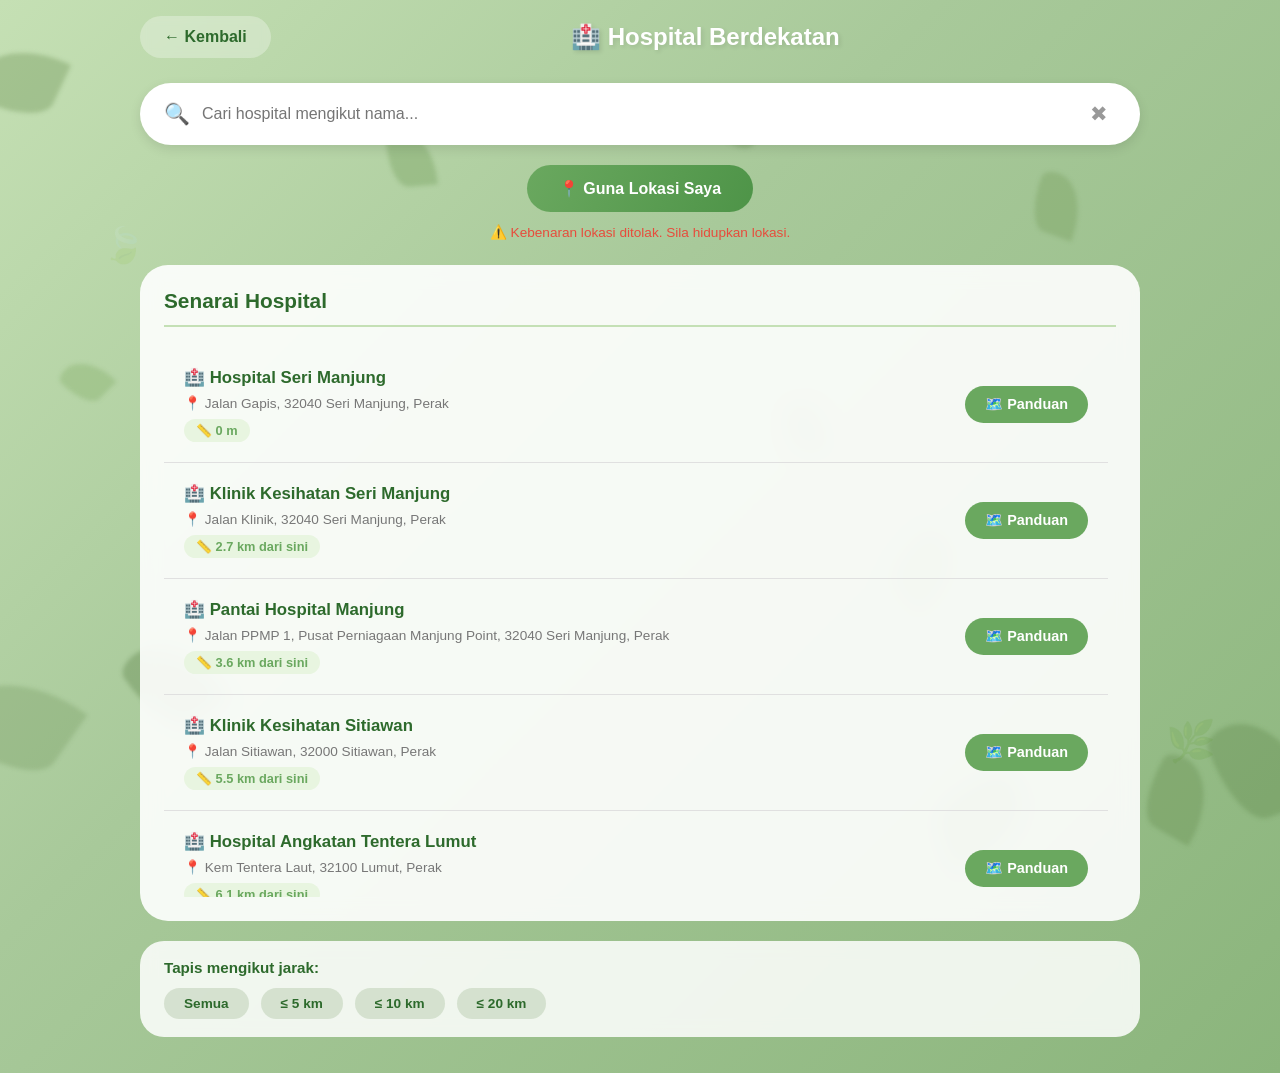
<file: hospital.html>
<!DOCTYPE html>
<html lang="en">
<head>
    <meta charset="UTF-8">
    <meta name="viewport" content="width=device-width, initial-scale=1.0, user-scalable=yes">
    <title>MEDICARE - Nearby Hospitals</title>
    <link rel="stylesheet" href="hospital.css">
    <!-- jQuery -->
    <script src="https://code.jquery.com/jquery-3.7.1.min.js"></script>
</head>
<body>
    <div class="leaf-bg">
        <div class="leaf leaf-1"></div>
        <div class="leaf leaf-2"></div>
        <div class="leaf leaf-3"></div>
        <div class="leaf leaf-4"></div>
        <div class="leaf leaf-5"></div>
        <div class="leaf leaf-6"></div>
        <div class="leaf leaf-7"></div>
        <div class="leaf leaf-8"></div>
        <div class="leaf leaf-9"></div>
        <div class="leaf leaf-10"></div>
        <div class="leaf leaf-11"></div>
        <div class="leaf leaf-12"></div>
    </div>

    <div class="main-container">
        <!-- Header -->
        <div class="header">
            <button class="back-btn" id="backBtn">← Back</button>
            <h1 id="pageTitle">🏥 Nearby Hospitals</h1>
            <div></div>
        </div>

        <!-- Search Bar -->
        <div class="search-container">
            <div class="search-box">
                <span class="search-icon">🔍</span>
                <input type="text" id="searchInput" placeholder="Search hospital by name...">
                <button class="clear-btn" id="clearSearchBtn">✖</button>
            </div>
        </div>

        <!-- Location Button -->
        <div class="location-container">
            <button id="detectLocationBtn" class="btn-location">
                📍 Detect My Location
            </button>
            <div id="locationStatus" class="location-status"></div>
        </div>

        <!-- Hospital List -->
        <div class="hospital-list-container">
            <h2 id="listTitle">Hospital List</h2>
            <div id="hospitalList" class="hospital-list">
                <div class="loading">Loading hospital data...</div>
            </div>
        </div>

        <!-- Distance Filter -->
        <div class="filter-container">
            <h3 id="filterTitle">Filter by distance:</h3>
            <div class="filter-buttons">
                <button class="filter-btn" data-filter="all">All</button>
                <button class="filter-btn" data-filter="5">≤ 5 km</button>
                <button class="filter-btn" data-filter="10">≤ 10 km</button>
                <button class="filter-btn" data-filter="20">≤ 20 km</button>
            </div>
        </div>
    </div>

    <script src="hospital.js"></script>
    <script src="darkmodeall.js"></script>
</body>
</html>
</file>
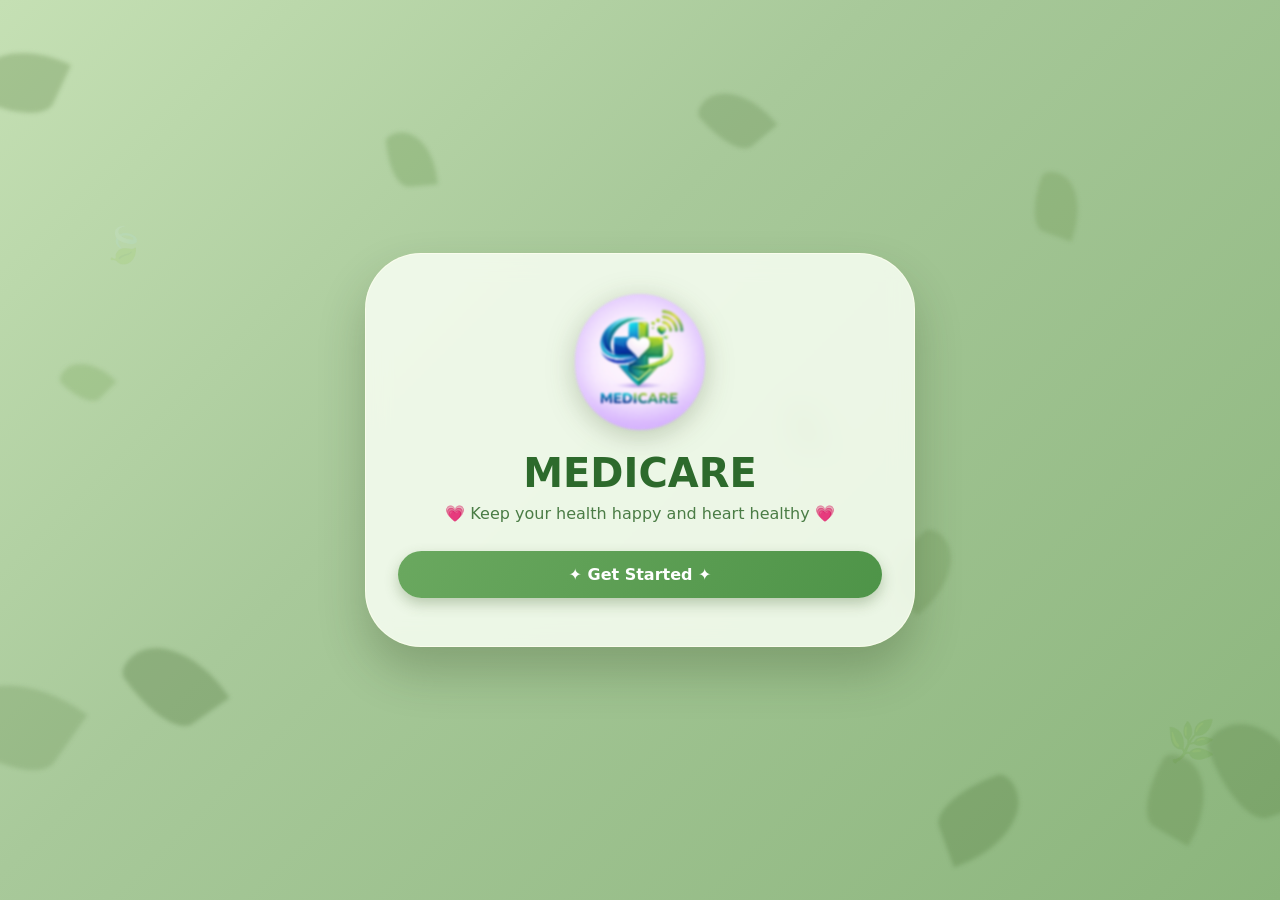
<file: medicare.html>
<!DOCTYPE html>
<html lang="en">
<head>
    <meta charset="UTF-8">
    <meta name="viewport" content="width=device-width, initial-scale=1.0, user-scalable=yes">
    <title>MEDICARE - Natural Health Platform</title>
    <link rel="stylesheet" href="medicare.css">
    <script src="https://code.jquery.com/jquery-3.7.1.min.js"></script>
</head>
<body>
    <!-- Background natural leaves pattern -->
    <div class="leaf-bg">
        <div class="leaf leaf-1"></div>
        <div class="leaf leaf-2"></div>
        <div class="leaf leaf-3"></div>
        <div class="leaf leaf-4"></div>
        <div class="leaf leaf-5"></div>
        <div class="leaf leaf-6"></div>
        <div class="leaf leaf-7"></div>
        <div class="leaf leaf-8"></div>
        <div class="leaf leaf-9"></div>
        <div class="leaf leaf-10"></div>
        <div class="leaf leaf-11"></div>
        <div class="leaf leaf-12"></div>
    </div>

    <div class="web-wrapper">
        <!-- Page 1: Logo Animation + Get Started -->
        <div id="splashPage" class="page active">
            <div class="content-card">
                <div class="logo-area">
                    <img src="ubat.png" alt="MEDICARE" class="medicare-logo" id="logoImg">
                    <h1 class="app-title">MEDICARE</h1>
                    <p class="tagline">💗 Keep your health happy and heart healthy 💗</p>
                </div>
                <button id="getStartedBtn" class="btn btn-primary">✦ Get Started ✦</button>
            </div>
        </div>

        <!-- Page 2: Sign In -->
        <div id="choicePage" class="page">
            <div class="content-card">
                <div class="choice-header">
                    <img src="ubat.png" alt="logo" class="small-logo">
                    <h2>Welcome to MEDICARE</h2>
                    <p>🌺 Your health journey, our passion 🌺</p>
                </div>
                <div class="choice-buttons">
                    <button id="signInBtn" class="btn btn-primary">📝 Sign In</button>
                </div>
            </div>
        </div>
    </div>

    <script src="medicare.js"></script>
</body>
</html>
</file>
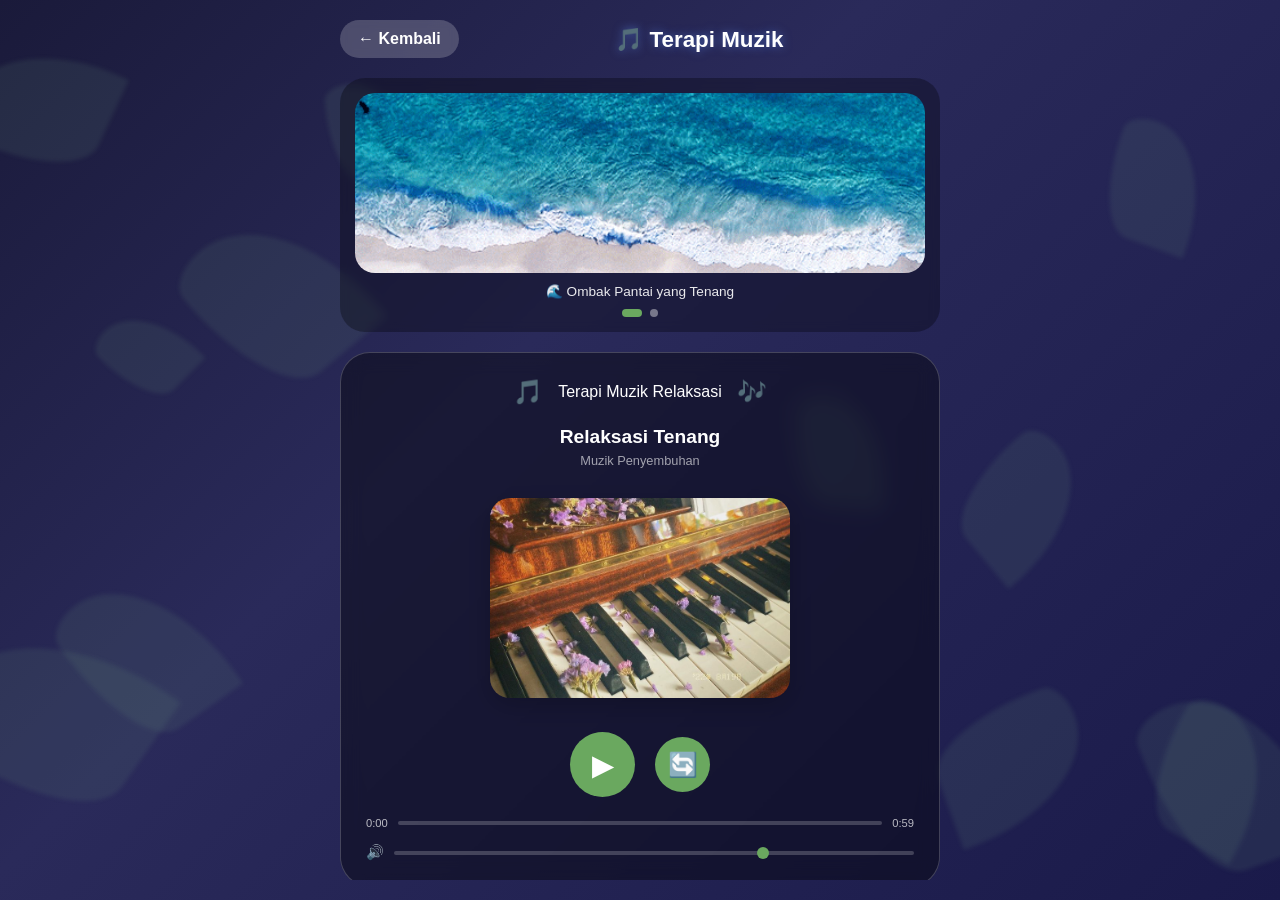
<file: music.html>
<!DOCTYPE html>
<html lang="en">
<head>
    <meta charset="UTF-8">
    <meta name="viewport" content="width=device-width, initial-scale=1.0, user-scalable=yes">
    <title>MEDICARE - Music Therapy</title>
    <link rel="stylesheet" href="music.css">
    <script src="https://code.jquery.com/jquery-3.7.1.min.js"></script>
</head>
<body>
    <div class="leaf-bg">
        <div class="leaf leaf-1"></div>
        <div class="leaf leaf-2"></div>
        <div class="leaf leaf-3"></div>
        <div class="leaf leaf-4"></div>
        <div class="leaf leaf-5"></div>
        <div class="leaf leaf-6"></div>
        <div class="leaf leaf-7"></div>
        <div class="leaf leaf-8"></div>
        <div class="leaf leaf-9"></div>
        <div class="leaf leaf-10"></div>
        <div class="leaf leaf-11"></div>
        <div class="leaf leaf-12"></div>
    </div>

    <div class="main-container">
        <!-- Header -->
        <div class="header">
            <button class="back-btn" id="backBtn">← Back</button>
            <h1>🎵 Music Therapy</h1>
            <div></div>
        </div>

        <!-- GIF Slideshow -->
        <div class="gif-slideshow">
            <div class="gif-container">
                <img src="pantai.gif" alt="Beach" class="gif-slide active" id="gif1" onerror="this.src='https://via.placeholder.com/400x200?text=Beach'">
                <img src="bunga.gif" alt="Flower" class="gif-slide" id="gif2" onerror="this.src='https://via.placeholder.com/400x200?text=Flower'">
            </div>
            <div class="gif-caption" id="gifCaption">🌊 Calm Beach Waves</div>
            <div class="gif-dots">
                <span class="dot active" data-index="0"></span>
                <span class="dot" data-index="1"></span>
            </div>
        </div>

        <!-- Music Player -->
        <div class="music-player">
            <div class="player-header">
                <div class="music-icon">🎵</div>
                <h2>Relaxing Music Therapy</h2>
                <div class="music-icon">🎶</div>
            </div>
            
            <div class="song-info">
                <div class="song-title" id="songTitle">Calm Relaxation</div>
                <div class="song-artist" id="songArtist">Healing Music</div>
            </div>

            <!-- Nature Image (will appear when playing) -->
            <div class="nature-image-container" id="natureImageContainer">
                <img src="piano.jpg" alt="Relaxing Nature" class="nature-img" id="natureImg" onerror="this.src='https://picsum.photos/300/200?random=100'">
            </div>

            <!-- Audio Element -->
            <audio id="audioPlayer" loop>
                <source src="piano.mp3" type="audio/mpeg">
                Your browser does not support the audio element.
            </audio>

            <!-- Player Controls -->
            <div class="player-controls">
                <button class="control-btn" id="playPauseBtn">▶</button>
                <button class="control-btn" id="loopBtn" title="Loop">🔄</button>
            </div>

            <!-- Progress Bar -->
            <div class="progress-container">
                <span class="time-current" id="currentTime">0:00</span>
                <div class="progress-bar">
                    <div class="progress-fill" id="progressFill"></div>
                </div>
                <span class="time-duration" id="duration">0:00</span>
            </div>

            <!-- Volume Control -->
            <div class="volume-control">
                <span class="volume-icon">🔊</span>
                <input type="range" id="volumeSlider" min="0" max="70" value="70">
            </div>
        </div>

        <!-- Quote Section -->
        <div class="quote-section">
            <p class="quote-text">🎵 "Music can heal the soul and calm the mind" 🎵</p>
        </div>

        <!-- Info Box -->
        <div class="info-box">
            <p>💡 <strong>Tip:</strong> Close your eyes, take deep breaths, and let the music relax your mind and body.</p>
        </div>
    </div>

    <script src="music.js"></script>
    <script src="darkmodeall.js"></script>
</body>
</html>
</file>
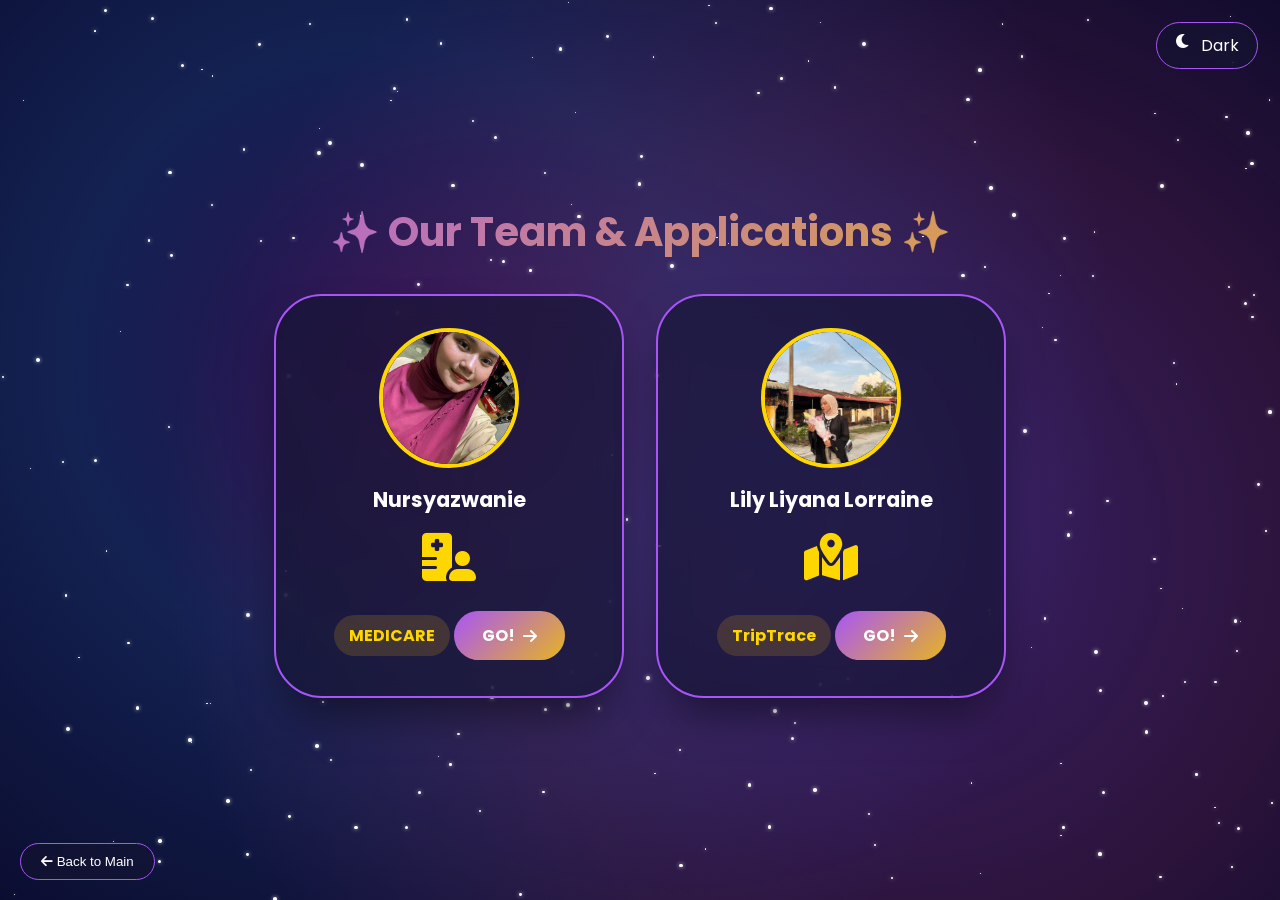
<file: nextpage.html>
<!DOCTYPE html>
<html lang="en">
<head>
    <meta charset="UTF-8">
    <meta name="viewport" content="width=device-width, initial-scale=1.0, user-scalable=yes">
    <title>Project Team | Our Applications</title>
    <link rel="stylesheet" href="nextpage.css">
    <link href="https://fonts.googleapis.com/css2?family=Poppins:wght@400;500;600;700;800&display=swap" rel="stylesheet">
    <link rel="stylesheet" href="https://cdnjs.cloudflare.com/ajax/libs/font-awesome/6.0.0-beta3/css/all.min.css">
</head>
<body class="dark">
    
    <!-- DARK MODE BACKGROUND -->
    <div class="animated-bg-dark" id="darkBg">
        <div class="nebula"></div>
        <div class="nebula2"></div>
        <div class="stars-container" id="starfield"></div>
        <div id="shootingStarsContainer"></div>
    </div>

    <!-- LIGHT MODE BACKGROUND -->
    <div class="golden-sprinkle" id="goldenSprinkle" style="display: none;"></div>
    <div class="golden-sparkle" id="goldenSparkle" style="display: none;"></div>

    <!-- Audio -->
    <audio id="pianoAudio" preload="auto" loop>
        <source src="piano.mp3" type="audio/mpeg">
        <source src="piano.wav" type="audio/wav">
    </audio>

    <div class="container">
        <h1>✨ Our Team & Applications ✨</h1>
        
        <div class="team-grid">
            <!-- Card 1: MEDICARE -->
            <div class="team-card">
                <div class="profile-img-wrapper" id="clickWanie">
                    <img src="waniee.jpeg" alt="Nursyazwanie" class="profile-img">
                    <div class="img-overlay">
                        <i class="fas fa-eye"></i> View App
                    </div>
                </div>
                <h3>Nursyazwanie</h3>
                <div class="app-logo">
                    <i class="fas fa-hospital-user"></i>
                </div>
                <div class="app-name">MEDICARE</div>
                <button class="go-btn" data-page="medicare.html">
                    GO! <i class="fas fa-arrow-right"></i>
                </button>
            </div>

            <!-- Card 2: TripTrace -->
            <div class="team-card">
                <div class="profile-img-wrapper" id="clickLily">
                    <img src="lily.jpeg" alt="Lily Liyana Lorraine" class="profile-img">
                    <div class="img-overlay">
                        <i class="fas fa-eye"></i> View App
                    </div>
                </div>
                <h3>Lily Liyana Lorraine</h3>
                <div class="app-logo">
                    <i class="fas fa-map-marked-alt"></i>
                </div>
                <div class="app-name">TripTrace</div>
                <button class="go-btn" data-page="triptrace_app.html">
                    GO! <i class="fas fa-arrow-right"></i>
                </button>
            </div>
        </div>
    </div>

    <!-- Back Button -->
    <button class="back-btn" id="backBtn">
        <i class="fas fa-arrow-left"></i> Back to Main
    </button>

    <!-- Theme Toggle -->
    <div class="theme-switch" id="themeToggle">
        <i class="fas fa-sun" id="sunIcon"></i>
        <i class="fas fa-moon" id="moonIcon" style="display: none;"></i>
        <span id="themeText">Dark</span>
    </div>

    <!-- MODAL POPUP -->
    <div id="appModal" class="modal">
        <div class="modal-content">
            <div class="modal-logo">
                <img src="ubat.png" alt="App Logo" id="modalLogoImg">
            </div>
            <h2 id="modalAppName">MEDICARE</h2>
            <p id="modalCreator">created by NURSYAZWANIE</p>
            <button class="modal-close-btn" id="closeModalBtn">Close</button>
        </div>
    </div>

    <script src="nextpage.js"></script>
</body>
</html>
</file>
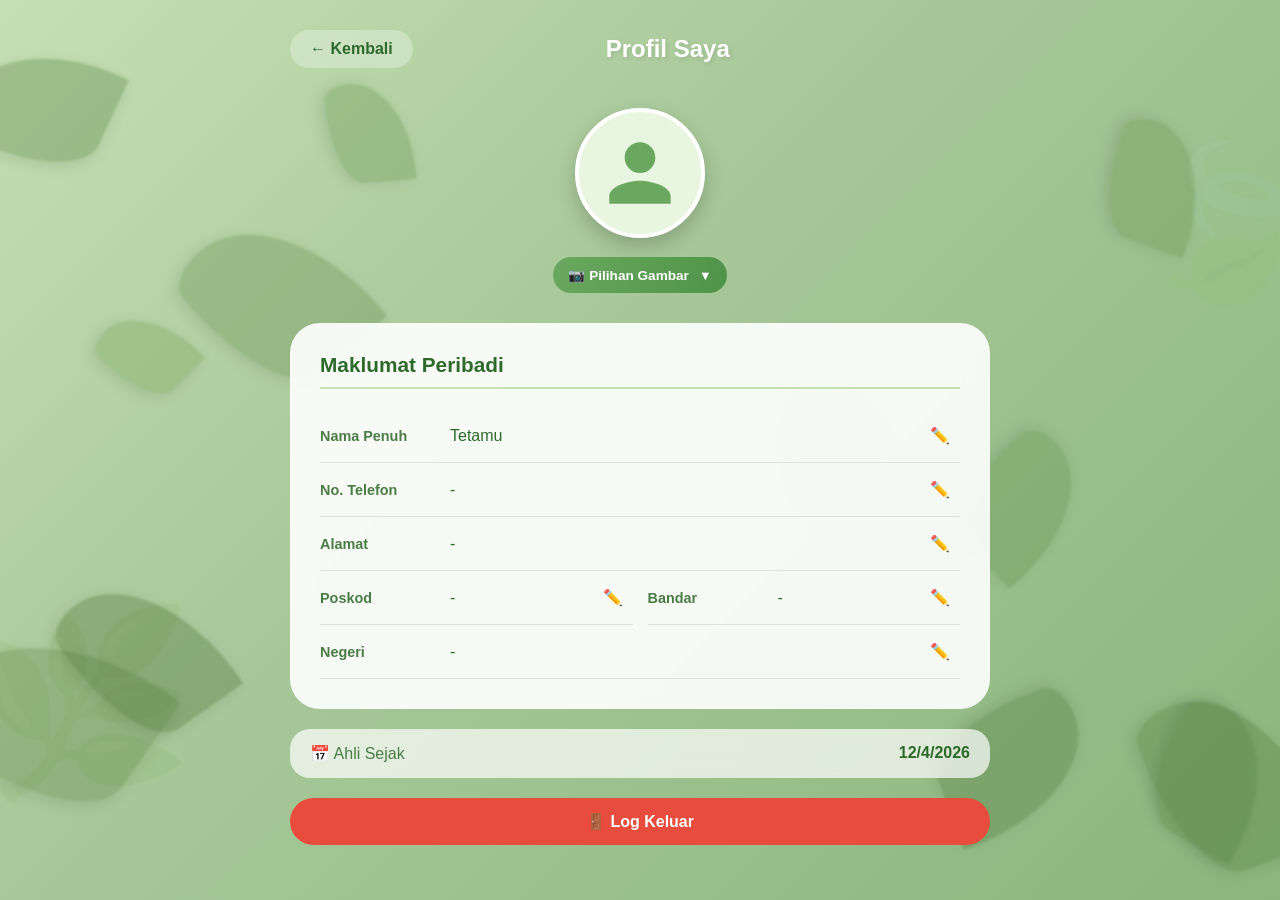
<file: profile.html>
<!DOCTYPE html>
<html lang="en">
<head>
    <meta charset="UTF-8">
    <meta name="viewport" content="width=device-width, initial-scale=1.0, user-scalable=yes">
    <title>MEDICARE - My Profile</title>
    <link rel="stylesheet" href="profile.css">
    <!-- jQuery mesti dipanggil dulu -->
    <script src="https://code.jquery.com/jquery-3.7.1.min.js"></script>
</head>
<body>
    <div class="leaf-bg">
        <div class="leaf leaf-1"></div>
        <div class="leaf leaf-2"></div>
        <div class="leaf leaf-3"></div>
        <div class="leaf leaf-4"></div>
        <div class="leaf leaf-5"></div>
        <div class="leaf leaf-6"></div>
        <div class="leaf leaf-7"></div>
        <div class="leaf leaf-8"></div>
        <div class="leaf leaf-9"></div>
        <div class="leaf leaf-10"></div>
        <div class="leaf leaf-11"></div>
        <div class="leaf leaf-12"></div>
    </div>

    <div class="main-container">
        <div class="back-header">
            <button class="back-btn" onclick="goBack()">← Back</button>
            <h2>My Profile</h2>
            <div></div>
        </div>

        <div class="profile-photo-section">
            <div class="profile-photo-container">
                <!-- Default guna icon people SVG -->
                <img src="data:image/svg+xml,%3Csvg xmlns='http://www.w3.org/2000/svg' viewBox='0 0 24 24' fill='%236aa85f'%3E%3Cpath d='M12 12c2.21 0 4-1.79 4-4s-1.79-4-4-4-4 1.79-4 4 1.79 4 4 4zm0 2c-2.67 0-8 1.34-8 4v2h16v-2c0-2.66-5.33-4-8-4z'/%3E%3C/svg%3E" alt="Profile" class="profile-photo" id="profilePhoto">
                
                <!-- Toggle Dropdown Button -->
                <div class="photo-options">
                    <button class="photo-toggle-btn" id="photoToggleBtn">
                        <span>📷 Photo Options</span>
                        <span class="toggle-arrow">▼</span>
                    </button>
                    <div class="photo-dropdown" id="photoDropdown">
                        <button class="dropdown-item" id="changePhotoBtn">
                            <span>📷</span> Change Photo
                        </button>
                        <button class="dropdown-item" id="resetPhotoBtn">
                            <span>🔄</span> Reset to Default
                        </button>
                    </div>
                </div>
            </div>
        </div>

        <div class="profile-info-card">
            <h3>Personal Information</h3>
            
            <div class="info-group">
                <label>Full Name</label>
                <div class="info-value" id="displayName">Guest</div>
                <button class="btn-edit" onclick="editField('name')">✏️</button>
            </div>

            <div class="info-group">
                <label>Phone Number</label>
                <div class="info-value" id="displayPhone">-</div>
                <button class="btn-edit" onclick="editField('phone')">✏️</button>
            </div>

            <div class="info-group">
                <label>Address</label>
                <div class="info-value" id="displayAddress">-</div>
                <button class="btn-edit" onclick="editField('address')">✏️</button>
            </div>

            <div class="info-row">
                <div class="info-group half">
                    <label>Postcode</label>
                    <div class="info-value" id="displayPostcode">-</div>
                    <button class="btn-edit" onclick="editField('postcode')">✏️</button>
                </div>
                <div class="info-group half">
                    <label>City</label>
                    <div class="info-value" id="displayCity">-</div>
                    <button class="btn-edit" onclick="editField('city')">✏️</button>
                </div>
            </div>

            <div class="info-group">
                <label>State</label>
                <div class="info-value" id="displayState">-</div>
                <button class="btn-edit" onclick="editField('state')">✏️</button>
            </div>
        </div>

        <div class="member-card">
            <span>📅 Member Since</span>
            <strong id="memberSince">Today</strong>
        </div>

        <button id="logoutBtn" class="btn-logout">🚪 Logout</button>
    </div>

    <div id="editModal" class="modal">
        <div class="modal-content">
            <div class="modal-header">
                <h3 id="editModalTitle">Edit</h3>
                <span class="close-modal" onclick="closeEditModal()">&times;</span>
            </div>
            <div class="modal-body">
                <input type="text" id="editInput" class="edit-input" placeholder="">
                <div class="modal-buttons">
                    <button class="btn-cancel" onclick="closeEditModal()">Cancel</button>
                    <button class="btn-save" onclick="saveEdit()">Save</button>
                </div>
            </div>
        </div>
    </div>

    <script src="profile.js"></script>
    <script src="darkmodeall.js"></script>
</body>
</html>
</file>
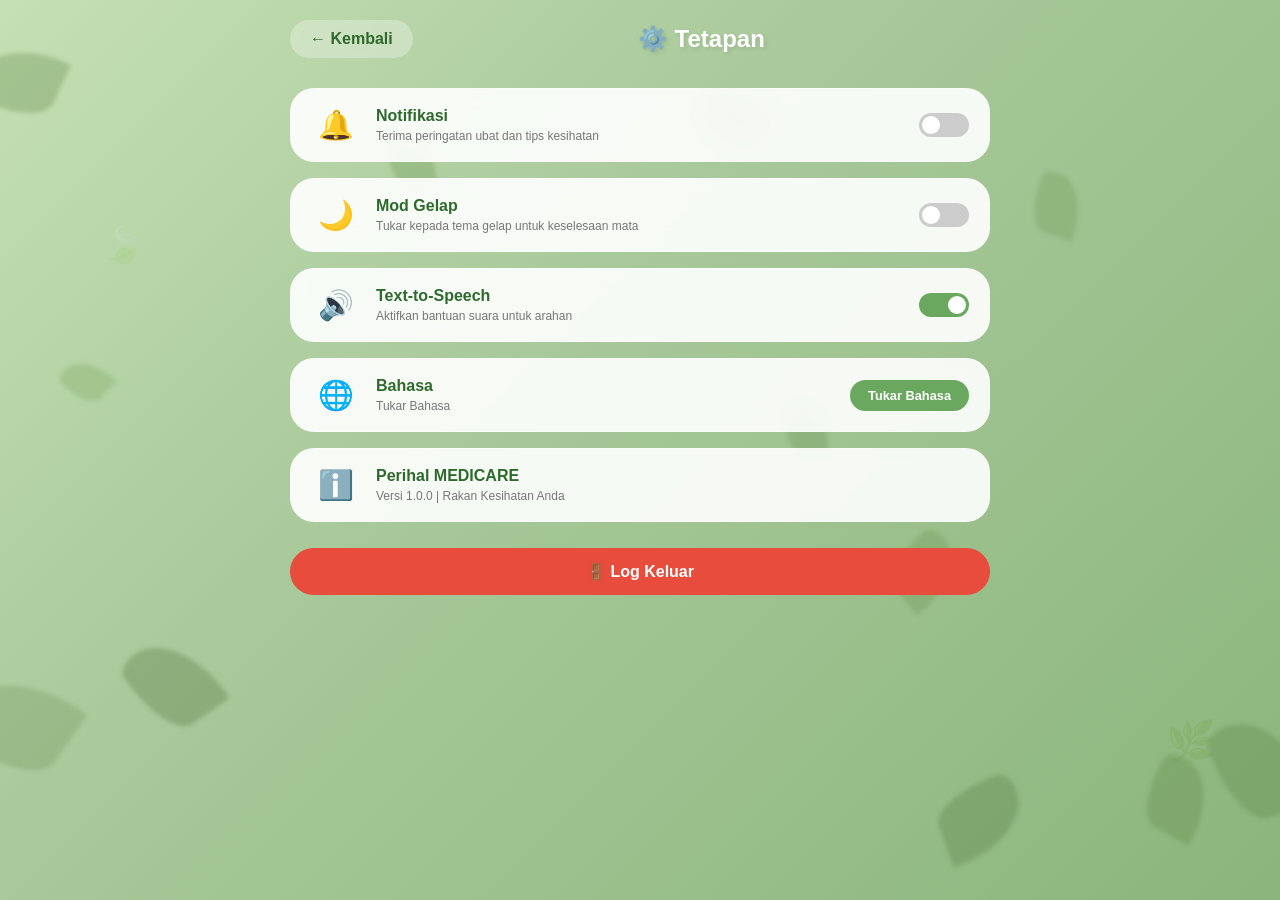
<file: setting.html>
<!DOCTYPE html>
<html lang="en">
<head>
    <meta charset="UTF-8">
    <meta name="viewport" content="width=device-width, initial-scale=1.0, user-scalable=yes">
    <title>MEDICARE - Settings</title>
    <link rel="stylesheet" href="setting.css">
    <!-- jQuery -->
    <script src="https://code.jquery.com/jquery-3.7.1.min.js"></script>
</head>
<body>
    <div class="leaf-bg">
        <div class="leaf leaf-1"></div>
        <div class="leaf leaf-2"></div>
        <div class="leaf leaf-3"></div>
        <div class="leaf leaf-4"></div>
        <div class="leaf leaf-5"></div>
        <div class="leaf leaf-6"></div>
        <div class="leaf leaf-7"></div>
        <div class="leaf leaf-8"></div>
        <div class="leaf leaf-9"></div>
        <div class="leaf leaf-10"></div>
        <div class="leaf leaf-11"></div>
        <div class="leaf leaf-12"></div>
    </div>

    <div class="main-container">
        <!-- Header -->
        <div class="header">
            <button class="back-btn" onclick="goBack()">← Back</button>
            <h1>⚙️ Settings</h1>
            <div></div>
        </div>

        <!-- Settings Menu -->
        <div class="settings-container">
            <!-- Notification Setting -->
            <div class="setting-card">
                <div class="setting-info">
                    <div class="setting-icon">🔔</div>
                    <div class="setting-text">
                        <h3>Notifications</h3>
                        <p>Receive medication reminders and health tips</p>
                    </div>
                </div>
                <label class="switch">
                    <input type="checkbox" id="notificationToggle">
                    <span class="slider"></span>
                </label>
            </div>

            <!-- Dark Mode Setting -->
            <div class="setting-card">
                <div class="setting-info">
                    <div class="setting-icon">🌙</div>
                    <div class="setting-text">
                        <h3>Dark Mode</h3>
                        <p>Switch to dark theme for comfortable viewing</p>
                    </div>
                </div>
                <label class="switch">
                    <input type="checkbox" id="darkModeToggle">
                    <span class="slider"></span>
                </label>
            </div>

            <!-- Text-to-Speech Setting -->
            <div class="setting-card">
                <div class="setting-info">
                    <div class="setting-icon">🔊</div>
                    <div class="setting-text">
                        <h3>Text-to-Speech</h3>
                        <p>Enable voice assistance for instructions</p>
                    </div>
                </div>
                <label class="switch">
                    <input type="checkbox" id="ttsToggle" checked>
                    <span class="slider"></span>
                </label>
            </div>

            <!-- Language Setting -->
            <div class="setting-card">
                <div class="setting-info">
                    <div class="setting-icon">🌐</div>
                    <div class="setting-text">
                        <h3>Language</h3>
                        <p>Change app language</p>
                    </div>
                </div>
                <button class="lang-btn" id="langBtn">Change Language</button>
            </div>

            <!-- About Section -->
            <div class="setting-card">
                <div class="setting-info">
                    <div class="setting-icon">ℹ️</div>
                    <div class="setting-text">
                        <h3>About MEDICARE</h3>
                        <p>Version 1.0.0 | Your Health Companion</p>
                    </div>
                </div>
            </div>

            <!-- Logout Button -->
            <button id="logoutBtn" class="btn-logout">🚪 Logout</button>
        </div>
    </div>

    <!-- Language Modal -->
    <div id="languageModal" class="modal">
        <div class="modal-content">
            <div class="modal-header">
                <h3 id="modalTitle">🌐 Select Language</h3>
                <span class="close-modal" id="closeModalBtn">&times;</span>
            </div>
            <div class="modal-body">
                <button class="lang-option" data-lang="ms">🇲🇾 Bahasa Melayu</button>
                <button class="lang-option" data-lang="en">🇬🇧 English</button>
            </div>
        </div>
    </div>

    <script src="setting.js"></script>
    <script src="darkmodeall.js"></script>
</body>
</html>
</file>
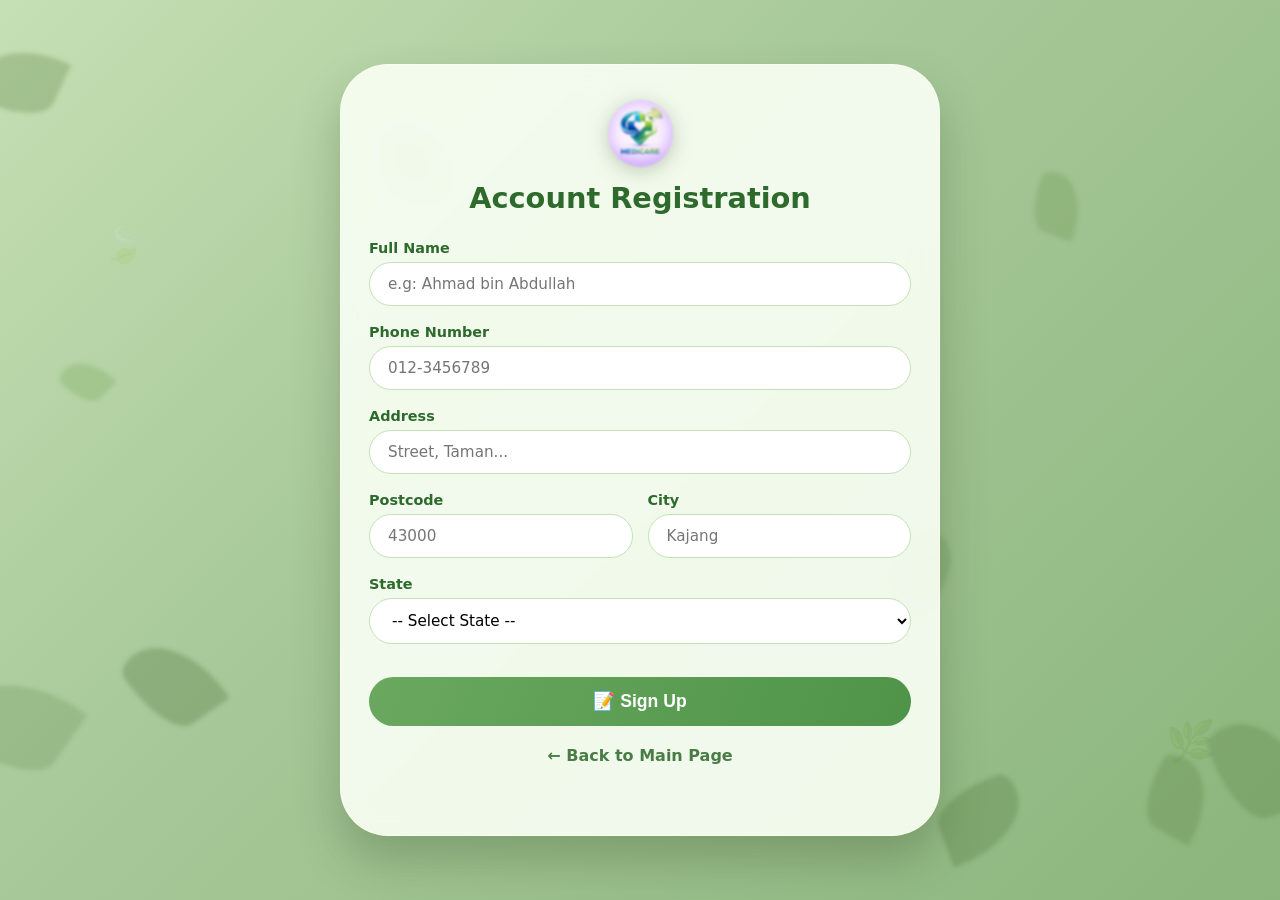
<file: signin.html>
<!DOCTYPE html>
<html lang="en">
<head>
    <meta charset="UTF-8">
    <meta name="viewport" content="width=device-width, initial-scale=1.0, user-scalable=yes">
    <title>MEDICARE - Sign In / Register</title>
    <link rel="stylesheet" href="signin.css">
    <script src="https://code.jquery.com/jquery-3.7.1.min.js"></script>
</head>
<body>
    <!-- Background leaves -->
    <div class="leaf-bg">
        <div class="leaf leaf-1"></div>
        <div class="leaf leaf-2"></div>
        <div class="leaf leaf-3"></div>
        <div class="leaf leaf-4"></div>
        <div class="leaf leaf-5"></div>
        <div class="leaf leaf-6"></div>
        <div class="leaf leaf-7"></div>
        <div class="leaf leaf-8"></div>
        <div class="leaf leaf-9"></div>
        <div class="leaf leaf-10"></div>
    </div>

    <div class="web-wrapper">
        <div class="content-card">
            <div class="header">
                <img src="ubat.png" alt="MEDICARE" class="logo-small">
                <h2 id="formTitle">Account Registration</h2>
            </div>

            <!-- No language selector - English only -->
            <!-- No sound button - removed -->

            <!-- Registration Form -->
            <form id="registerForm">
                <div class="form-group">
                    <label id="labelName">Full Name</label>
                    <input type="text" id="fullName" placeholder="e.g: Ahmad bin Abdullah" required>
                </div>

                <div class="form-group">
                    <label id="labelPhone">Phone Number</label>
                    <input type="tel" id="phoneNo" placeholder="012-3456789" required>
                </div>

                <div class="form-group">
                    <label id="labelAddress">Address</label>
                    <input type="text" id="address" placeholder="Street, Taman..." required>
                </div>

                <div class="form-row">
                    <div class="form-group">
                        <label id="labelPostcode">Postcode</label>
                        <input type="text" id="postcode" placeholder="43000" required>
                    </div>
                    <div class="form-group">
                        <label id="labelCity">City</label>
                        <input type="text" id="city" placeholder="Kajang" required>
                    </div>
                </div>

                <div class="form-group">
                    <label id="labelState">State</label>
                    <select id="state" required>
                        <option value="">-- Select State --</option>
                        <option value="Johor">Johor</option>
                        <option value="Kedah">Kedah</option>
                        <option value="Kelantan">Kelantan</option>
                        <option value="Melaka">Melaka</option>
                        <option value="Negeri Sembilan">Negeri Sembilan</option>
                        <option value="Pahang">Pahang</option>
                        <option value="Penang">Penang</option>
                        <option value="Perak">Perak</option>
                        <option value="Perlis">Perlis</option>
                        <option value="Sabah">Sabah</option>
                        <option value="Sarawak">Sarawak</option>
                        <option value="Selangor">Selangor</option>
                        <option value="Terengganu">Terengganu</option>
                        <option value="Kuala Lumpur">Kuala Lumpur</option>
                        <option value="Labuan">Labuan</option>
                        <option value="Putrajaya">Putrajaya</option>
                    </select>
                </div>

                <button type="submit" class="btn-sign" id="submitBtn">📝 Sign Up</button>
            </form>

            <div class="back-link">
                <a href="nextpage.html">← Back to Main Page</a>
            </div>

            <div id="formMessage" class="message"></div>
        </div>
    </div>

    <script src="signin.js"></script>
</body>
</html>
</file>
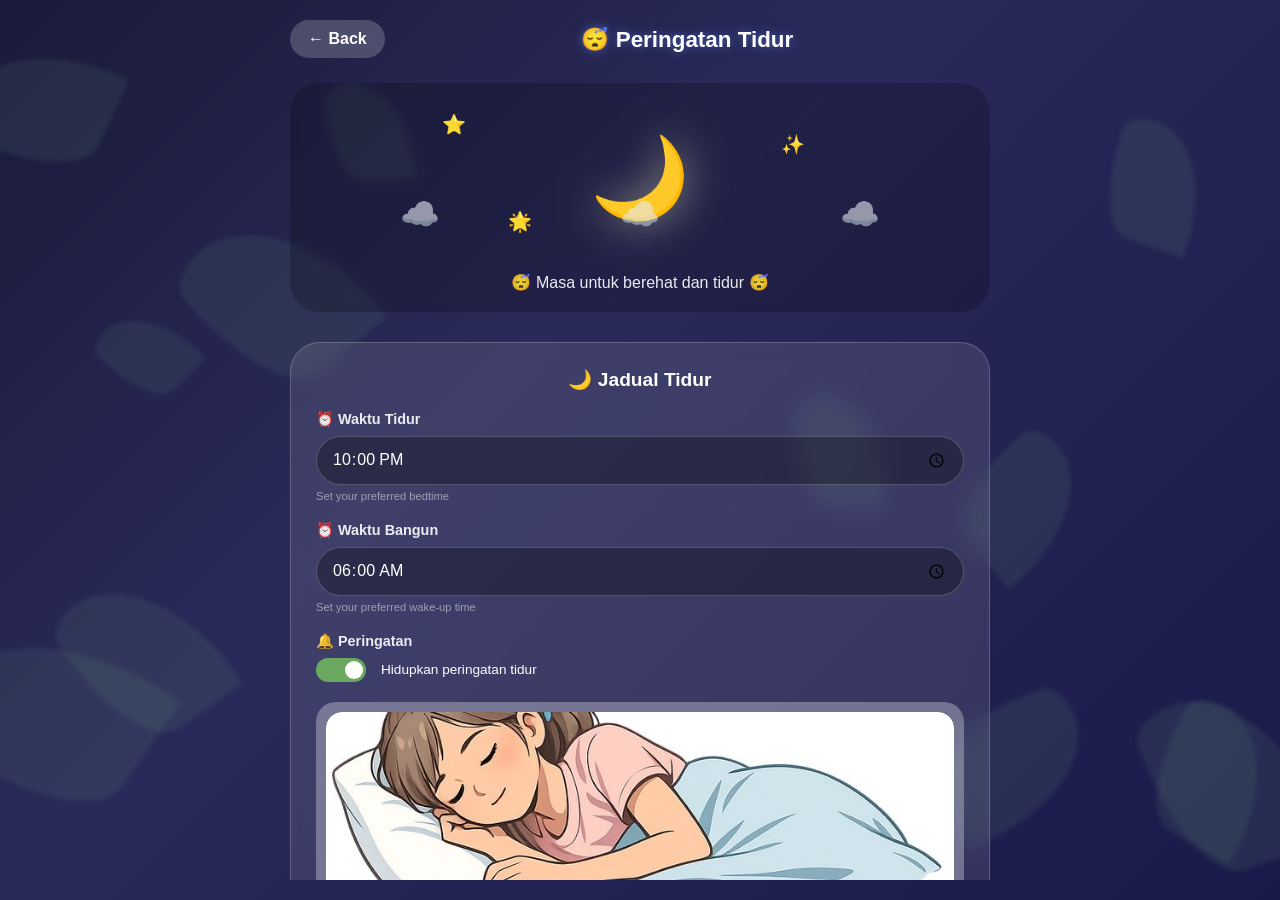
<file: sleep.html>
<!DOCTYPE html>
<html lang="en">
<head>
    <meta charset="UTF-8">
    <meta name="viewport" content="width=device-width, initial-scale=1.0, user-scalable=yes">
    <title>MEDICARE - Sleep Reminder</title>
    <link rel="stylesheet" href="sleep.css">
    <script src="https://code.jquery.com/jquery-3.7.1.min.js"></script>
</head>
<body>
    <div class="leaf-bg">
        <div class="leaf leaf-1"></div>
        <div class="leaf leaf-2"></div>
        <div class="leaf leaf-3"></div>
        <div class="leaf leaf-4"></div>
        <div class="leaf leaf-5"></div>
        <div class="leaf leaf-6"></div>
        <div class="leaf leaf-7"></div>
        <div class="leaf leaf-8"></div>
        <div class="leaf leaf-9"></div>
        <div class="leaf leaf-10"></div>
        <div class="leaf leaf-11"></div>
        <div class="leaf leaf-12"></div>
    </div>

    <div class="main-container">
        <!-- Header -->
        <div class="header">
            <button class="back-btn" id="backBtn">← Back</button>
            <h1>😴 Sleep Reminder</h1>
            <div></div>
        </div>

        <!-- Animation Section -->
        <div class="animation-section">
            <div class="moon-container">
                <div class="moon">🌙</div>
                <div class="stars">
                    <div class="star">⭐</div>
                    <div class="star">✨</div>
                    <div class="star">🌟</div>
                </div>
                <div class="clouds">
                    <div class="cloud">☁️</div>
                    <div class="cloud">☁️</div>
                    <div class="cloud">☁️</div>
                </div>
                <div class="wind"></div>
            </div>
            <p class="animation-text">😴 Time to rest and recharge 😴</p>
        </div>

        <!-- Sleep Settings Card -->
        <div class="settings-card">
            <h2>🌙 Sleep Schedule</h2>
            
            <div class="setting-group">
                <label>⏰ Bedtime</label>
                <input type="time" id="bedtime" value="22:00">
                <p class="hint">Set your preferred bedtime</p>
            </div>

            <div class="setting-group">
                <label>⏰ Wake-up Time</label>
                <input type="time" id="waketime" value="06:00">
                <p class="hint">Set your preferred wake-up time</p>
            </div>

            <div class="setting-group">
                <label>🔔 Reminder</label>
                <div class="toggle-switch">
                    <input type="checkbox" id="sleepReminderToggle" checked>
                    <span class="toggle-slider"></span>
                    <span class="toggle-label">Enable sleep reminder</span>
                </div>
            </div>

            <button id="saveSleepBtn" class="btn-save">💾 Save Sleep Settings</button>
        </div>

        <!-- Sleep Tips Card -->
        <div class="tips-card">
            <h3>💡 Sleep Tips</h3>
            <ul class="tips-list">
                <li>🌙 Go to bed at the same time every night</li>
                <li>📱 Avoid screens 30 minutes before bed</li>
                <li>☕ Reduce caffeine intake in the evening</li>
                <li>🧘 Practice relaxation techniques</li>
                <li>🛌 Keep your bedroom dark and cool</li>
            </ul>
        </div>

        <!-- Info Box -->
        <div class="info-box">
            <p>💡 <strong>Tip:</strong> You will receive a notification at your set bedtime to remind you to sleep. Get enough rest for better health!</p>
        </div>
    </div>

    <script src="sleep.js"></script>
    <script src="darkmodeall.js"></script>
</body>
</html>
</file>
<file: index.css>
* {
    margin: 0;
    padding: 0;
    box-sizing: border-box;
}

body {
    font-family: 'Poppins', 'Segoe UI', system-ui, sans-serif;
    min-height: 100vh;
    display: flex;
    justify-content: center;
    align-items: center;
    padding: 20px;
    position: relative;
    overflow-x: hidden;
    transition: background 0.3s ease;
}

/* ===== DARK MODE (kekal) ===== */
body.dark {
    background: #0a0a2a;
    color: #f0f0f0;
}

body.dark .animated-bg-dark {
    position: fixed;
    top: 0;
    left: 0;
    width: 100%;
    height: 100%;
    z-index: 0;
    overflow: hidden;
}

body.dark .nebula {
    position: absolute;
    width: 100%;
    height: 100%;
    background: radial-gradient(circle at 30% 40%, rgba(88, 28, 135, 0.4) 0%, rgba(59, 130, 246, 0.2) 30%, rgba(0, 0, 0, 0) 70%);
    animation: nebulaDrift 20s ease-in-out infinite alternate;
}

body.dark .nebula2 {
    position: absolute;
    width: 100%;
    height: 100%;
    background: radial-gradient(circle at 70% 60%, rgba(168, 85, 247, 0.3) 0%, rgba(236, 72, 153, 0.15) 40%, rgba(0, 0, 0, 0) 70%);
    animation: nebulaDrift2 25s ease-in-out infinite alternate;
}

@keyframes nebulaDrift {
    0% { transform: scale(1) translate(0%, 0%); opacity: 0.6; }
    100% { transform: scale(1.3) translate(5%, 5%); opacity: 1; }
}

@keyframes nebulaDrift2 {
    0% { transform: scale(1) translate(0%, 0%); opacity: 0.4; }
    100% { transform: scale(1.4) translate(-5%, -3%); opacity: 0.8; }
}

body.dark .stars-container {
    position: absolute;
    width: 100%;
    height: 100%;
}

body.dark .star {
    position: absolute;
    background-color: white;
    border-radius: 50%;
    animation: twinkle 3s infinite ease-in-out;
    box-shadow: 0 0 4px rgba(255,255,255,0.8);
}

@keyframes twinkle {
    0%, 100% { opacity: 0.2; transform: scale(1); }
    50% { opacity: 1; transform: scale(1.3); }
}

body.dark .shooting-star {
    position: absolute;
    width: 2px;
    height: 2px;
    background: white;
    border-radius: 50%;
    box-shadow: 0 0 6px white;
    animation: shoot 8s linear infinite;
    opacity: 0;
}

@keyframes shoot {
    0% {
        transform: translateX(-100px) translateY(-100px) rotate(45deg);
        opacity: 0;
    }
    10% { opacity: 1; }
    20% {
        transform: translateX(calc(100vw + 100px)) translateY(calc(100vh + 100px)) rotate(45deg);
        opacity: 0;
    }
    100% {
        transform: translateX(calc(100vw + 100px)) translateY(calc(100vh + 100px)) rotate(45deg);
        opacity: 0;
    }
}

/* ===== LIGHT MODE - GOLDEN SPRINKLE VIBE ===== */
body.light {
    background: linear-gradient(135deg, #fffaf0 0%, #fff5e6 50%, #fffaf0 100%);
    color: #4a3728;
}

/* Golden sprinkle particles */
body.light .golden-sprinkle {
    position: fixed;
    top: 0;
    left: 0;
    width: 100%;
    height: 100%;
    pointer-events: none;
    z-index: 0;
    overflow: hidden;
}

body.light .sprinkle {
    position: absolute;
    background: radial-gradient(circle, #ffd700 0%, #ffb347 50%, rgba(255, 215, 0, 0) 80%);
    border-radius: 50%;
    animation: sprinkleFall 6s infinite ease-in-out;
}

@keyframes sprinkleFall {
    0% {
        transform: translateY(-20px) rotate(0deg);
        opacity: 0;
    }
    10% {
        opacity: 0.9;
    }
    50% {
        transform: translateY(50vh) rotate(180deg);
        opacity: 0.7;
    }
    90% {
        opacity: 0.5;
    }
    100% {
        transform: translateY(100vh) rotate(360deg);
        opacity: 0;
    }
}

/* Floating golden sparkles */
body.light .golden-sparkle {
    position: fixed;
    top: 0;
    left: 0;
    width: 100%;
    height: 100%;
    pointer-events: none;
    z-index: 0;
    overflow: hidden;
}

body.light .sparkle {
    position: absolute;
    background: #ffd700;
    clip-path: polygon(50% 0%, 61% 35%, 98% 35%, 68% 57%, 79% 91%, 50% 70%, 21% 91%, 32% 57%, 2% 35%, 39% 35%);
    animation: sparkleGlow 3s infinite ease-in-out;
}

@keyframes sparkleGlow {
    0%, 100% {
        opacity: 0;
        transform: scale(0.5);
    }
    50% {
        opacity: 1;
        transform: scale(1);
    }
}

/* ===== CARD STYLING ===== */
:root {
    --card-bg-dark: rgba(20, 20, 50, 0.65);
    --card-bg-light: rgba(255, 250, 240, 0.85);
    --text-primary-dark: #ffffff;
    --text-secondary-dark: #c0c0e0;
    --text-primary-light: #4a3728;
    --text-secondary-light: #8b6946;
    --accent-dark: #a855f7;
    --accent-light: #d4a017;
    --accent-hover-dark: #c084fc;
    --accent-hover-light: #e6b422;
    --shadow-dark: 0 25px 45px -12px rgba(0, 0, 0, 0.5);
    --shadow-light: 0 25px 45px -12px rgba(212, 160, 23, 0.25);
    --outline-color-dark: #a855f7;
    --outline-color-light: #d4a017;
}

body.dark {
    --card-bg: var(--card-bg-dark);
    --text-primary: var(--text-primary-dark);
    --text-secondary: var(--text-secondary-dark);
    --shadow: var(--shadow-dark);
    --outline-color: var(--outline-color-dark);
    --accent-hover: var(--accent-hover-dark);
    --accent: var(--accent-dark);
}

body.light {
    --card-bg: var(--card-bg-light);
    --text-primary: var(--text-primary-light);
    --text-secondary: var(--text-secondary-light);
    --shadow: var(--shadow-light);
    --outline-color: var(--outline-color-light);
    --accent-hover: var(--accent-hover-light);
    --accent: var(--accent-light);
}

.page {
    width: 100%;
    max-width: 1300px;
    margin: 0 auto;
    display: flex;
    justify-content: center;
    align-items: center;
    min-height: 85vh;
    position: relative;
    z-index: 10;
}

.hidden-page {
    display: none;
}

/* ===== CARD DENGAN OUTLINE STATIC ===== */
.glass-card {
    background: var(--card-bg);
    backdrop-filter: blur(16px);
    border-radius: 56px;
    padding: 3rem 2.5rem;
    width: 100%;
    max-width: 680px;
    text-align: center;
    transition: transform 0.3s ease, box-shadow 0.3s;
    position: relative;
    border: 2px solid var(--outline-color);
    border-radius: 56px;
    box-shadow: var(--shadow), 0 0 15px rgba(212, 160, 23, 0.3);
}

body.light .glass-card {
    box-shadow: var(--shadow), 0 0 20px rgba(212, 160, 23, 0.4);
}

.glass-card:hover {
    transform: translateY(-6px);
    box-shadow: var(--shadow), 0 0 30px var(--outline-color);
}

/* Card corner decorations */
.glass-card .corner-deco {
    position: absolute;
    top: 18px;
    left: 25px;
    font-size: 1.2rem;
    opacity: 0.4;
    color: var(--outline-color);
    animation: gentlePulse 3s infinite;
}

.glass-card .corner-deco-right {
    position: absolute;
    bottom: 18px;
    right: 25px;
    font-size: 1.2rem;
    opacity: 0.4;
    color: var(--outline-color);
    animation: gentlePulse 3s infinite 1.5s;
}

@keyframes gentlePulse {
    0%, 100% { opacity: 0.2; transform: scale(1); }
    50% { opacity: 0.6; transform: scale(1.1); }
}

/* Typography */
.greeting-icon {
    font-size: 4rem;
    margin-bottom: 0.5rem;
}

.greeting-text {
    font-size: 2.6rem;
    font-weight: 700;
    background: linear-gradient(135deg, var(--outline-color), #e6b422);
    background-clip: text;
    -webkit-background-clip: text;
    color: transparent;
    margin-bottom: 0.5rem;
}

.time-message {
    font-size: 1rem;
    color: var(--text-secondary);
    margin-bottom: 1.8rem;
}

.project-desc {
    background: rgba(212, 160, 23, 0.12);
    backdrop-filter: blur(4px);
    display: inline-block;
    padding: 10px 24px;
    border-radius: 60px;
    font-weight: 500;
    font-size: 1rem;
    margin-bottom: 2.2rem;
    border: 1px solid var(--outline-color);
}

.button-group {
    display: flex;
    gap: 1.2rem;
    justify-content: center;
    flex-wrap: wrap;
    margin: 0.8rem 0;
}

.btn {
    padding: 12px 32px;
    border-radius: 50px;
    font-weight: 600;
    font-size: 1rem;
    cursor: pointer;
    border: none;
    font-family: inherit;
    transition: all 0.25s;
    position: relative;
    z-index: 2;
    text-decoration: none;
    display: inline-flex;
    align-items: center;
    gap: 8px;
}

.btn-outline {
    background: rgba(212, 160, 23, 0.12);
    color: var(--text-primary);
    border: 1px solid var(--outline-color);
    backdrop-filter: blur(4px);
}

.btn-outline:hover {
    background: var(--outline-color);
    color: #fff;
    transform: scale(1.03);
}

.btn-primary {
    background: var(--outline-color);
    color: #fff;
}

.btn-primary:hover {
    background: var(--accent-hover);
    transform: scale(1.03);
    box-shadow: 0 0 15px rgba(212, 160, 23, 0.5);
}

/* Theme toggle */
.theme-switch {
    position: fixed;
    top: 22px;
    right: 22px;
    background: var(--card-bg);
    backdrop-filter: blur(12px);
    padding: 10px 18px;
    border-radius: 60px;
    display: flex;
    gap: 10px;
    cursor: pointer;
    border: 1px solid var(--outline-color);
    z-index: 100;
    font-weight: 500;
    color: var(--text-primary);
}

.sound-badge {
    position: fixed;
    bottom: 20px;
    left: 20px;
    background: var(--card-bg);
    backdrop-filter: blur(8px);
    padding: 6px 14px;
    border-radius: 40px;
    font-size: 0.75rem;
    display: flex;
    gap: 6px;
    z-index: 99;
    border: 1px solid var(--outline-color);
    pointer-events: none;
    color: var(--text-secondary);
}

/* Mobile responsive */
@media (max-width: 600px) {
    body {
        padding: 16px;
    }
    .glass-card {
        padding: 1.8rem 1.2rem;
    }
    .greeting-text {
        font-size: 1.8rem;
    }
    .btn {
        padding: 10px 20px;
        font-size: 0.85rem;
    }
    .greeting-icon {
        font-size: 3rem;
    }
    .project-desc {
        font-size: 0.85rem;
        padding: 8px 16px;
    }
    .theme-switch {
        top: 12px;
        right: 12px;
        padding: 6px 12px;
        font-size: 0.8rem;
    }
    .sound-badge {
        bottom: 12px;
        left: 12px;
        font-size: 0.65rem;
        padding: 4px 10px;
    }
    .button-group {
        gap: 0.8rem;
    }
}

@media (max-width: 450px) {
    .greeting-text {
        font-size: 1.5rem;
    }
    .btn {
        padding: 8px 16px;
        font-size: 0.8rem;
    }
}
</file>
<file: appointment.css>
* {
    margin: 0;
    padding: 0;
    box-sizing: border-box;
}

body {
    font-family: 'Segoe UI', Tahoma, Geneva, Verdana, sans-serif;
    min-height: 100vh;
    background: linear-gradient(135deg, #c5e0b4 0%, #a8c99a 40%, #8bb57c 100%);
    position: relative;
    padding: 20px;
    padding-bottom: 80px;
}

/* Leaves Background */
.leaf-bg {
    position: fixed;
    top: 0;
    left: 0;
    width: 100%;
    height: 100%;
    overflow: hidden;
    z-index: 0;
    pointer-events: none;
}

.leaf {
    position: absolute;
    background: rgba(70, 110, 55, 0.3);
    border-radius: 95% 0 85% 15% / 70% 60% 40% 30%;
    pointer-events: none;
    filter: blur(1px);
    box-shadow: 0 5px 15px rgba(0,0,0,0.1);
}

.leaf-1 { width: 140px; height: 120px; top: 5%; left: -30px; background: rgba(90, 130, 65, 0.35); animation: floatLeaf 20s ease-in-out infinite; transform: rotate(25deg); }
.leaf-2 { width: 180px; height: 150px; bottom: 5%; right: -40px; background: rgba(75, 115, 55, 0.3); animation: floatLeaf 25s ease-in-out infinite reverse; transform: rotate(70deg); }
.leaf-3 { width: 120px; height: 100px; top: 15%; right: 5%; background: rgba(110, 150, 80, 0.35); animation: floatLeaf 18s ease-in-out infinite 2s; transform: rotate(110deg); }
.leaf-4 { width: 160px; height: 130px; bottom: 20%; left: 5%; background: rgba(65, 105, 45, 0.32); animation: floatLeaf 22s ease-in-out infinite 1s; transform: rotate(55deg); }
.leaf-5 { width: 130px; height: 110px; top: 50%; right: 15%; background: rgba(95, 135, 70, 0.3); animation: floatLeaf 19s ease-in-out infinite 3s; transform: rotate(140deg); }
.leaf-6 { width: 200px; height: 170px; top: 70%; left: -50px; background: rgba(80, 120, 55, 0.28); animation: floatLeaf 28s ease-in-out infinite 0.5s; transform: rotate(35deg); }
.leaf-7 { width: 100px; height: 85px; top: 10%; left: 25%; background: rgba(100, 145, 75, 0.33); animation: floatLeaf 16s ease-in-out infinite 4s; transform: rotate(85deg); }
.leaf-8 { width: 150px; height: 125px; bottom: 8%; right: 15%; background: rgba(70, 110, 50, 0.3); animation: floatLeaf 21s ease-in-out infinite 2.5s; transform: rotate(160deg); }
.leaf-9 { width: 90px; height: 75px; top: 35%; left: 8%; background: rgba(115, 160, 85, 0.32); animation: floatLeaf 17s ease-in-out infinite 1.5s; transform: rotate(45deg); }
.leaf-10 { width: 135px; height: 115px; top: 80%; right: 0%; background: rgba(85, 125, 60, 0.3); animation: floatLeaf 23s ease-in-out infinite 3.5s; transform: rotate(120deg); }
.leaf-11 { width: 110px; height: 95px; top: 45%; right: 30%; background: rgba(100, 140, 75, 0.31); animation: floatLeaf 15s ease-in-out infinite 1.2s; transform: rotate(95deg); }
.leaf-12 { width: 170px; height: 145px; top: 25%; left: 15%; background: rgba(85, 125, 60, 0.28); animation: floatLeaf 26s ease-in-out infinite 2.2s; transform: rotate(50deg); }

@keyframes floatLeaf {
    0% { transform: translateY(0px) rotate(0deg) scale(1); opacity: 0.35; }
    50% { transform: translateY(-30px) rotate(10deg) scale(1.05); opacity: 0.5; }
    100% { transform: translateY(0px) rotate(0deg) scale(1); opacity: 0.35; }
}

.leaf-bg::before {
    content: "🌿";
    position: absolute;
    font-size: 180px;
    opacity: 0.08;
    bottom: 10%;
    left: -30px;
    animation: floatIconBig 25s ease-in-out infinite;
    pointer-events: none;
}

.leaf-bg::after {
    content: "🍃";
    position: absolute;
    font-size: 150px;
    opacity: 0.06;
    top: 15%;
    right: -40px;
    animation: floatIconBig 20s ease-in-out infinite reverse;
    pointer-events: none;
}

@keyframes floatIconBig {
    0%, 100% { transform: translateY(0px) rotate(0deg); }
    50% { transform: translateY(-35px) rotate(15deg); }
}

.main-container {
    position: relative;
    z-index: 2;
    max-width: 1200px;
    margin: 0 auto;
    width: 100%;
}

/* Header */
.header {
    display: flex;
    align-items: center;
    justify-content: space-between;
    margin-bottom: 25px;
    gap: 15px;
}

.back-btn {
    background: rgba(255,255,255,0.3);
    border: none;
    padding: 10px 18px;
    border-radius: 50px;
    font-size: 1rem;
    font-weight: 600;
    color: #2d6a2c;
    cursor: pointer;
    backdrop-filter: blur(5px);
    transition: 0.2s;
}

.back-btn:hover {
    background: rgba(255,255,255,0.5);
    transform: translateX(-3px);
}

.header h1 {
    color: white;
    font-size: 1.4rem;
    text-shadow: 2px 2px 4px rgba(0,0,0,0.1);
}

/* Add Button */
.btn-add {
    width: 100%;
    padding: 14px;
    background: linear-gradient(115deg, #6aa85f, #4e9448);
    color: white;
    border: none;
    border-radius: 60px;
    font-size: 1rem;
    font-weight: 600;
    cursor: pointer;
    margin-bottom: 20px;
    transition: 0.2s;
}

.btn-add:hover {
    transform: translateY(-2px);
    box-shadow: 0 6px 16px rgba(0,0,0,0.2);
}

/* Appointment Container */
.appointment-container {
    background: rgba(255,255,255,0.9);
    backdrop-filter: blur(10px);
    border-radius: 30px;
    padding: 20px;
    margin-bottom: 20px;
}

.appointment-container h2 {
    color: #2d6a2c;
    margin-bottom: 15px;
    font-size: 1.1rem;
    border-bottom: 2px solid #c4e0b5;
    padding-bottom: 10px;
}

.appointment-list {
    display: flex;
    flex-direction: column;
    gap: 12px;
}

/* Appointment Card */
.appointment-card {
    background: rgba(255,255,255,0.8);
    border-radius: 20px;
    padding: 15px;
    display: flex;
    align-items: center;
    gap: 15px;
    cursor: pointer;
    transition: 0.2s;
    border: 1px solid rgba(100,140,80,0.2);
}

.appointment-card:hover {
    background: rgba(255,255,255,0.95);
    transform: translateX(5px);
}

.appointment-card.past {
    opacity: 0.7;
}

.appointment-icon {
    width: 50px;
    height: 50px;
    border-radius: 50%;
    display: flex;
    align-items: center;
    justify-content: center;
    font-size: 1.8rem;
    background: #e8f5e0;
    flex-shrink: 0;
}

.appointment-info {
    flex: 1;
}

.appointment-title {
    font-weight: 700;
    color: #2d6a2c;
    font-size: 1rem;
    margin-bottom: 4px;
}

.appointment-doctor {
    font-size: 0.75rem;
    color: #6aa85f;
    margin-bottom: 4px;
}

.appointment-doctor::before {
    content: "👨‍⚕️ ";
}

.appointment-datetime {
    font-size: 0.7rem;
    color: #4a7c45;
}

.appointment-datetime::before {
    content: "📅 ";
}

.appointment-notes {
    font-size: 0.7rem;
    color: #888;
    margin-top: 4px;
    font-style: italic;
}

.appointment-status {
    font-size: 0.7rem;
    padding: 4px 10px;
    border-radius: 20px;
    background: #e8f5e0;
    color: #6aa85f;
    white-space: nowrap;
}

.appointment-status.upcoming {
    background: #e3f2fd;
    color: #2196F3;
}

.appointment-status.past {
    background: #ffebee;
    color: #f44336;
}

/* Info Box */
.info-box {
    background: rgba(255,255,255,0.7);
    backdrop-filter: blur(8px);
    border-radius: 20px;
    padding: 15px;
    text-align: center;
}

.info-box p {
    color: #4a7c45;
    font-size: 0.85rem;
}

/* Modal */
.modal {
    display: none;
    position: fixed;
    top: 0;
    left: 0;
    width: 100%;
    height: 100%;
    background: rgba(0,0,0,0.5);
    z-index: 1000;
    align-items: center;
    justify-content: center;
}

.modal-content {
    background: white;
    border-radius: 30px;
    width: 90%;
    max-width: 400px;
    max-height: 85%;
    overflow-y: auto;
}

.modal-header {
    display: flex;
    justify-content: space-between;
    align-items: center;
    padding: 18px 20px;
    border-bottom: 1px solid #e0e0e0;
}

.modal-header h3 {
    color: #2d6a2c;
}

.close-modal {
    font-size: 1.8rem;
    cursor: pointer;
    color: #999;
    transition: 0.2s;
}

.close-modal:hover {
    color: #e74c3c;
}

.modal-body {
    padding: 20px;
}

.input-group {
    margin-bottom: 18px;
}

.input-group label {
    display: block;
    font-weight: 600;
    color: #2d6a2c;
    margin-bottom: 6px;
    font-size: 0.85rem;
}

.input-group input, .input-group textarea {
    width: 100%;
    padding: 12px 15px;
    border: 1.5px solid #c4e0b5;
    border-radius: 16px;
    font-size: 0.95rem;
    transition: 0.2s;
    font-family: inherit;
}

.input-group input:focus, .input-group textarea:focus {
    outline: none;
    border-color: #6aa85f;
}

.input-group textarea {
    resize: vertical;
}

.modal-buttons {
    display: flex;
    gap: 10px;
    margin-top: 10px;
}

.btn-save {
    width: 100%;
    padding: 12px;
    background: #6aa85f;
    color: white;
    border: none;
    border-radius: 60px;
    font-size: 1rem;
    font-weight: 600;
    cursor: pointer;
    transition: 0.2s;
}

.btn-save:hover {
    background: #5a9850;
}

.btn-delete {
    flex: 1;
    padding: 12px;
    background: #e74c3c;
    color: white;
    border: none;
    border-radius: 60px;
    font-size: 0.9rem;
    font-weight: 600;
    cursor: pointer;
    transition: 0.2s;
}

.btn-delete:hover {
    background: #c0392b;
}

/* Empty State */
.empty-state {
    text-align: center;
    padding: 40px;
    color: #999;
}

/* Responsive */
@media (max-width: 550px) {
    body {
        padding: 15px;
        padding-bottom: 70px;
    }
    
    .header h1 {
        font-size: 1.2rem;
    }
    
    .back-btn {
        padding: 8px 14px;
        font-size: 0.9rem;
    }
    
    .appointment-card {
        flex-direction: column;
        align-items: flex-start;
        gap: 10px;
    }
    
    .appointment-status {
        align-self: flex-end;
    }
    
    .btn-add {
        padding: 12px;
        font-size: 0.9rem;
    }
    
    .appointment-container {
        padding: 15px;
    }
    
    .appointment-container h2 {
        font-size: 1rem;
    }
    
    .leaf-1, .leaf-2, .leaf-3, .leaf-4, .leaf-5,
    .leaf-6, .leaf-7, .leaf-8, .leaf-9, .leaf-10,
    .leaf-11, .leaf-12 {
        transform: scale(0.7);
    }
    
    .leaf-bg::before {
        font-size: 100px;
    }
    
    .leaf-bg::after {
        font-size: 80px;
    }
}

@media (min-width: 551px) and (max-width: 768px) {
    .main-container {
        max-width: 700px;
    }
    
    .header h1 {
        font-size: 1.3rem;
    }
}

@media (min-width: 769px) {
    .main-container {
        max-width: 800px;
    }
    
    .header h1 {
        font-size: 1.5rem;
    }
    
    .back-btn {
        padding: 12px 24px;
        font-size: 1.05rem;
    }
    
    .btn-add {
        padding: 16px;
        font-size: 1.05rem;
    }
    
    .appointment-container {
        padding: 25px;
    }
    
    .appointment-container h2 {
        font-size: 1.2rem;
    }
}

/* Dark Mode */
body.dark-mode {
    background: #1a2a1a;
}

body.dark-mode .leaf {
    opacity: 0.12;
}

body.dark-mode .back-btn {
    background: rgba(30, 40, 25, 0.8);
    color: #c4e0b5;
    border: 1px solid rgba(100, 140, 80, 0.5);
}

body.dark-mode .header h1 {
    color: #c4e0b5;
}

body.dark-mode .btn-add {
    background: linear-gradient(115deg, #4a6a4a, #3a5a3a);
}

body.dark-mode .appointment-container {
    background: rgba(25, 35, 20, 0.95);
    border: 1px solid rgba(100, 140, 80, 0.3);
}

body.dark-mode .appointment-container h2 {
    color: #c4e0b5;
    border-bottom: 2px solid rgba(100, 140, 80, 0.5);
}

body.dark-mode .appointment-card {
    background: rgba(35, 45, 30, 0.9);
    border: 1px solid rgba(100, 140, 80, 0.2);
}

body.dark-mode .appointment-title {
    color: #c4e0b5;
}

body.dark-mode .appointment-doctor {
    color: #a8c99a;
}

body.dark-mode .appointment-datetime {
    color: #a8c99a;
}

body.dark-mode .info-box {
    background: rgba(25, 35, 20, 0.8);
}

body.dark-mode .info-box p {
    color: #a8c99a;
}

body.dark-mode .modal-content {
    background: #2a3a2a;
}

body.dark-mode .modal-header {
    background: #1a2a1a;
    border-bottom: 1px solid rgba(100, 140, 80, 0.3);
}

body.dark-mode .modal-header h3 {
    color: #c4e0b5;
}

body.dark-mode .close-modal {
    color: #a8c99a;
}

body.dark-mode .input-group label {
    color: #c4e0b5;
}

body.dark-mode .input-group input,
body.dark-mode .input-group textarea {
    background: #3a4a3a;
    border: 1px solid #4a5a4a;
    color: #c4e0b5;
}

body.dark-mode .btn-save {
    background: #4a6a4a;
}

body.dark-mode .btn-delete {
    background: #8b3a2a;
}

/* Safe area for notches */
@supports (padding: max(0px)) {
    body {
        padding-left: max(20px, env(safe-area-inset-left));
        padding-right: max(20px, env(safe-area-inset-right));
        padding-top: max(20px, env(safe-area-inset-top));
        padding-bottom: max(20px, env(safe-area-inset-bottom));
    }
}
</file>
<file: healthrecords.css>
* {
    margin: 0;
    padding: 0;
    box-sizing: border-box;
}

body {
    font-family: 'Segoe UI', Tahoma, Geneva, Verdana, sans-serif;
    min-height: 100vh;
    background: linear-gradient(135deg, #c5e0b4 0%, #a8c99a 40%, #8bb57c 100%);
    position: relative;
    padding: 20px;
    padding-bottom: 80px;
}

/* Leaves Background */
.leaf-bg {
    position: fixed;
    top: 0;
    left: 0;
    width: 100%;
    height: 100%;
    overflow: hidden;
    z-index: 0;
    pointer-events: none;
}

.leaf {
    position: absolute;
    background: rgba(70, 110, 55, 0.3);
    border-radius: 95% 0 85% 15% / 70% 60% 40% 30%;
    pointer-events: none;
    filter: blur(1px);
    box-shadow: 0 5px 15px rgba(0,0,0,0.1);
}

.leaf-1 { width: 140px; height: 120px; top: 5%; left: -30px; background: rgba(90, 130, 65, 0.35); animation: floatLeaf 20s ease-in-out infinite; transform: rotate(25deg); }
.leaf-2 { width: 180px; height: 150px; bottom: 5%; right: -40px; background: rgba(75, 115, 55, 0.3); animation: floatLeaf 25s ease-in-out infinite reverse; transform: rotate(70deg); }
.leaf-3 { width: 120px; height: 100px; top: 15%; right: 5%; background: rgba(110, 150, 80, 0.35); animation: floatLeaf 18s ease-in-out infinite 2s; transform: rotate(110deg); }
.leaf-4 { width: 160px; height: 130px; bottom: 20%; left: 5%; background: rgba(65, 105, 45, 0.32); animation: floatLeaf 22s ease-in-out infinite 1s; transform: rotate(55deg); }
.leaf-5 { width: 130px; height: 110px; top: 50%; right: 15%; background: rgba(95, 135, 70, 0.3); animation: floatLeaf 19s ease-in-out infinite 3s; transform: rotate(140deg); }
.leaf-6 { width: 200px; height: 170px; top: 70%; left: -50px; background: rgba(80, 120, 55, 0.28); animation: floatLeaf 28s ease-in-out infinite 0.5s; transform: rotate(35deg); }
.leaf-7 { width: 100px; height: 85px; top: 10%; left: 25%; background: rgba(100, 145, 75, 0.33); animation: floatLeaf 16s ease-in-out infinite 4s; transform: rotate(85deg); }
.leaf-8 { width: 150px; height: 125px; bottom: 8%; right: 15%; background: rgba(70, 110, 50, 0.3); animation: floatLeaf 21s ease-in-out infinite 2.5s; transform: rotate(160deg); }
.leaf-9 { width: 90px; height: 75px; top: 35%; left: 8%; background: rgba(115, 160, 85, 0.32); animation: floatLeaf 17s ease-in-out infinite 1.5s; transform: rotate(45deg); }
.leaf-10 { width: 135px; height: 115px; top: 80%; right: 0%; background: rgba(85, 125, 60, 0.3); animation: floatLeaf 23s ease-in-out infinite 3.5s; transform: rotate(120deg); }
.leaf-11 { width: 110px; height: 95px; top: 45%; right: 30%; background: rgba(100, 140, 75, 0.31); animation: floatLeaf 15s ease-in-out infinite 1.2s; transform: rotate(95deg); }
.leaf-12 { width: 170px; height: 145px; top: 25%; left: 15%; background: rgba(85, 125, 60, 0.28); animation: floatLeaf 26s ease-in-out infinite 2.2s; transform: rotate(50deg); }

@keyframes floatLeaf {
    0% { transform: translateY(0px) rotate(0deg) scale(1); opacity: 0.35; }
    50% { transform: translateY(-30px) rotate(10deg) scale(1.05); opacity: 0.5; }
    100% { transform: translateY(0px) rotate(0deg) scale(1); opacity: 0.35; }
}

.leaf-bg::before {
    content: "🌿";
    position: absolute;
    font-size: 180px;
    opacity: 0.08;
    bottom: 10%;
    left: -30px;
    animation: floatIconBig 25s ease-in-out infinite;
    pointer-events: none;
}

.leaf-bg::after {
    content: "🍃";
    position: absolute;
    font-size: 150px;
    opacity: 0.06;
    top: 15%;
    right: -40px;
    animation: floatIconBig 20s ease-in-out infinite reverse;
    pointer-events: none;
}

@keyframes floatIconBig {
    0%, 100% { transform: translateY(0px) rotate(0deg); }
    50% { transform: translateY(-35px) rotate(15deg); }
}

.main-container {
    position: relative;
    z-index: 2;
    max-width: 800px;
    margin: 0 auto;
    width: 100%;
}

/* Header */
.header {
    display: flex;
    align-items: center;
    justify-content: space-between;
    margin-bottom: 25px;
    gap: 15px;
}

.back-btn {
    background: rgba(255,255,255,0.3);
    border: none;
    padding: 10px 18px;
    border-radius: 50px;
    font-size: 1rem;
    font-weight: 600;
    color: #2d6a2c;
    cursor: pointer;
    backdrop-filter: blur(5px);
    transition: 0.2s;
}

.back-btn:hover {
    background: rgba(255,255,255,0.5);
    transform: translateX(-3px);
}

.header h1 {
    color: white;
    font-size: 1.4rem;
    text-shadow: 2px 2px 4px rgba(0,0,0,0.1);
}

/* Summary Cards */
.summary-cards {
    display: grid;
    grid-template-columns: repeat(3, 1fr);
    gap: 15px;
    margin-bottom: 25px;
}

.summary-card {
    background: rgba(255,255,255,0.9);
    backdrop-filter: blur(10px);
    border-radius: 20px;
    padding: 15px;
    display: flex;
    align-items: center;
    gap: 12px;
    transition: 0.2s;
}

.summary-icon {
    font-size: 2rem;
}

.summary-info h3 {
    font-size: 1.5rem;
    color: #2d6a2c;
    font-weight: 700;
}

.summary-info p {
    font-size: 0.7rem;
    color: #4a7c45;
}

/* Filter Tabs */
.filter-tabs {
    display: flex;
    gap: 10px;
    margin-bottom: 20px;
    flex-wrap: wrap;
}

.filter-btn {
    background: rgba(255,255,255,0.7);
    border: none;
    padding: 8px 18px;
    border-radius: 50px;
    font-size: 0.85rem;
    font-weight: 600;
    color: #2d6a2c;
    cursor: pointer;
    transition: 0.2s;
}

.filter-btn.active {
    background: #6aa85f;
    color: white;
}

.filter-btn:hover {
    background: #6aa85f;
    color: white;
    transform: translateY(-2px);
}

/* Records Container */
.records-container {
    background: rgba(255,255,255,0.9);
    backdrop-filter: blur(10px);
    border-radius: 30px;
    padding: 20px;
    margin-bottom: 20px;
}

.records-container h2 {
    color: #2d6a2c;
    margin-bottom: 15px;
    font-size: 1.1rem;
    border-bottom: 2px solid #c4e0b5;
    padding-bottom: 10px;
}

.records-list {
    max-height: 450px;
    overflow-y: auto;
    padding-right: 5px;
}

.records-list::-webkit-scrollbar {
    width: 4px;
}

.records-list::-webkit-scrollbar-track {
    background: #e8f5e0;
    border-radius: 10px;
}

.records-list::-webkit-scrollbar-thumb {
    background: #6aa85f;
    border-radius: 10px;
}

/* Record Item */
.record-item {
    display: flex;
    align-items: center;
    gap: 15px;
    padding: 15px;
    border-bottom: 1px solid rgba(100,140,80,0.2);
    transition: 0.2s;
}

.record-item:hover {
    background: rgba(100,140,80,0.1);
    border-radius: 15px;
}

.record-icon {
    width: 50px;
    height: 50px;
    border-radius: 50%;
    display: flex;
    align-items: center;
    justify-content: center;
    font-size: 1.5rem;
    flex-shrink: 0;
}

.record-icon.hospital {
    background: #e8f5e0;
}

.record-icon.medicine {
    background: #e3f2fd;
}

.record-icon.sleep {
    background: #e1d5e7;
}

.record-info {
    flex: 1;
}

.record-title {
    font-weight: 700;
    color: #2d6a2c;
    font-size: 0.95rem;
    margin-bottom: 4px;
}

.record-detail {
    font-size: 0.75rem;
    color: #777;
}

.record-date {
    font-size: 0.7rem;
    color: #6aa85f;
    white-space: nowrap;
}

.empty-state {
    text-align: center;
    padding: 50px;
    color: #999;
}

/* Info Box */
.info-box {
    background: rgba(255,255,255,0.7);
    backdrop-filter: blur(8px);
    border-radius: 20px;
    padding: 15px;
    text-align: center;
}

.info-box p {
    color: #4a7c45;
    font-size: 0.85rem;
}

/* Responsive */
@media (max-width: 550px) {
    body {
        padding: 15px;
    }
    
    .header h1 {
        font-size: 1.2rem;
    }
    
    .back-btn {
        padding: 8px 14px;
        font-size: 0.9rem;
    }
    
    .summary-cards {
        gap: 10px;
    }
    
    .summary-card {
        padding: 10px;
        flex-direction: column;
        text-align: center;
    }
    
    .summary-icon {
        font-size: 1.5rem;
    }
    
    .summary-info h3 {
        font-size: 1.2rem;
    }
    
    .filter-tabs {
        justify-content: center;
    }
    
    .filter-btn {
        padding: 6px 14px;
        font-size: 0.75rem;
    }
    
    .record-item {
        flex-wrap: wrap;
    }
    
    .record-date {
        width: 100%;
        margin-left: 65px;
    }
}

/* Dark Mode */
body.dark-mode {
    background: #1a2a1a;
}

body.dark-mode .leaf {
    opacity: 0.12;
}

body.dark-mode .back-btn {
    background: rgba(30, 40, 25, 0.8);
    color: #c4e0b5;
    border: 1px solid rgba(100, 140, 80, 0.5);
}

body.dark-mode .header h1 {
    color: #c4e0b5;
}

body.dark-mode .summary-card {
    background: rgba(25, 35, 20, 0.95);
    border: 1px solid rgba(100, 140, 80, 0.3);
}

body.dark-mode .summary-info h3 {
    color: #c4e0b5;
}

body.dark-mode .summary-info p {
    color: #a8c99a;
}

body.dark-mode .filter-btn {
    background: rgba(35, 45, 30, 0.8);
    color: #c4e0b5;
}

body.dark-mode .filter-btn.active {
    background: #4a6a4a;
    color: white;
}

body.dark-mode .records-container {
    background: rgba(25, 35, 20, 0.95);
    border: 1px solid rgba(100, 140, 80, 0.3);
}

body.dark-mode .records-container h2 {
    color: #c4e0b5;
    border-bottom: 2px solid rgba(100, 140, 80, 0.5);
}

body.dark-mode .record-title {
    color: #c4e0b5;
}

body.dark-mode .record-detail {
    color: #a8c99a;
}

body.dark-mode .info-box {
    background: rgba(25, 35, 20, 0.8);
}

body.dark-mode .info-box p {
    color: #a8c99a;
}

/* Touch-friendly */
@media (hover: none) and (pointer: coarse) {
    .back-btn:hover,
    .filter-btn:hover {
        transform: none;
    }
    
    .back-btn:active,
    .filter-btn:active {
        transform: scale(0.97);
    }
}
</file>
<file: homepage.css>
* {
    margin: 0;
    padding: 0;
    box-sizing: border-box;
}

body {
    font-family: 'Segoe UI', Tahoma, Geneva, Verdana, sans-serif;
    min-height: 100vh;
    background: linear-gradient(135deg, #c5e0b4 0%, #a8c99a 40%, #8bb57c 100%);
    position: relative;
    padding-bottom: 75px;
}

/* ========== DAUN BESAR & REALISTIK ========== */
.leaf-bg {
    position: fixed;
    top: 0;
    left: 0;
    width: 100%;
    height: 100%;
    overflow: hidden;
    z-index: 0;
    pointer-events: none;
}

/* Daun - Saiz lebih besar & bentuk realistik */
.leaf {
    position: absolute;
    background: rgba(70, 110, 55, 0.3);
    border-radius: 95% 0 85% 15% / 70% 60% 40% 30%;
    pointer-events: none;
    filter: blur(1px);
    box-shadow: 0 5px 15px rgba(0,0,0,0.1);
}

/* Saiz daun dibesarkan */
.leaf-1 { width: 140px; height: 120px; top: 5%; left: -30px; background: rgba(90, 130, 65, 0.35); animation: floatLeaf 20s ease-in-out infinite; transform: rotate(25deg); }
.leaf-2 { width: 180px; height: 150px; bottom: 5%; right: -40px; background: rgba(75, 115, 55, 0.3); animation: floatLeaf 25s ease-in-out infinite reverse; transform: rotate(70deg); }
.leaf-3 { width: 120px; height: 100px; top: 15%; right: 5%; background: rgba(110, 150, 80, 0.35); animation: floatLeaf 18s ease-in-out infinite 2s; transform: rotate(110deg); }
.leaf-4 { width: 160px; height: 130px; bottom: 20%; left: 5%; background: rgba(65, 105, 45, 0.32); animation: floatLeaf 22s ease-in-out infinite 1s; transform: rotate(55deg); }
.leaf-5 { width: 130px; height: 110px; top: 50%; right: 15%; background: rgba(95, 135, 70, 0.3); animation: floatLeaf 19s ease-in-out infinite 3s; transform: rotate(140deg); }
.leaf-6 { width: 200px; height: 170px; top: 70%; left: -50px; background: rgba(80, 120, 55, 0.28); animation: floatLeaf 28s ease-in-out infinite 0.5s; transform: rotate(35deg); }
.leaf-7 { width: 100px; height: 85px; top: 10%; left: 25%; background: rgba(100, 145, 75, 0.33); animation: floatLeaf 16s ease-in-out infinite 4s; transform: rotate(85deg); }
.leaf-8 { width: 150px; height: 125px; bottom: 8%; right: 15%; background: rgba(70, 110, 50, 0.3); animation: floatLeaf 21s ease-in-out infinite 2.5s; transform: rotate(160deg); }
.leaf-9 { width: 90px; height: 75px; top: 35%; left: 8%; background: rgba(115, 160, 85, 0.32); animation: floatLeaf 17s ease-in-out infinite 1.5s; transform: rotate(45deg); }
.leaf-10 { width: 135px; height: 115px; top: 80%; right: 0%; background: rgba(85, 125, 60, 0.3); animation: floatLeaf 23s ease-in-out infinite 3.5s; transform: rotate(120deg); }
.leaf-11 { width: 110px; height: 95px; top: 45%; right: 30%; background: rgba(100, 140, 75, 0.31); animation: floatLeaf 15s ease-in-out infinite 1.2s; transform: rotate(95deg); }
.leaf-12 { width: 170px; height: 145px; top: 25%; left: 15%; background: rgba(85, 125, 60, 0.28); animation: floatLeaf 26s ease-in-out infinite 2.2s; transform: rotate(50deg); }

@keyframes floatLeaf {
    0% {
        transform: translateY(0px) rotate(0deg) scale(1);
        opacity: 0.35;
    }
    50% {
        transform: translateY(-30px) rotate(10deg) scale(1.05);
        opacity: 0.5;
    }
    100% {
        transform: translateY(0px) rotate(0deg) scale(1);
        opacity: 0.35;
    }
}

/* Icon daun tambahan lebih besar */
.leaf-bg::before {
    content: "🌿";
    position: absolute;
    font-size: 180px;
    opacity: 0.08;
    bottom: 10%;
    left: -30px;
    animation: floatIconBig 25s ease-in-out infinite;
    pointer-events: none;
}

.leaf-bg::after {
    content: "🍃";
    position: absolute;
    font-size: 150px;
    opacity: 0.06;
    top: 15%;
    right: -40px;
    animation: floatIconBig 20s ease-in-out infinite reverse;
    pointer-events: none;
}

@keyframes floatIconBig {
    0%, 100% {
        transform: translateY(0px) rotate(0deg);
    }
    50% {
        transform: translateY(-35px) rotate(15deg);
    }
}

/* Main Container - Responsive */
.main-container {
    position: relative;
    z-index: 2;
    padding: 20px;
    max-width: 1200px;
    margin: 0 auto;
    width: 100%;
}

/* Top Bar */
.top-bar {
    display: flex;
    justify-content: space-between;
    align-items: center;
    margin-bottom: 30px;
    gap: 15px;
}

.greeting-text {
    color: white;
    font-size: 1.2rem;
    font-weight: 500;
    text-shadow: 2px 2px 4px rgba(0,0,0,0.1);
    line-height: 1.4;
}

.clock-time {
    font-size: 1rem;
    font-weight: 400;
    opacity: 0.9;
    font-family: 'Courier New', monospace;
    letter-spacing: 1px;
    display: inline-block;
    margin-top: 4px;
}

.profile-icon {
    cursor: pointer;
    transition: transform 0.2s;
    position: relative;
    flex-shrink: 0;
}

.profile-icon:hover {
    transform: scale(1.05);
}

.profile-img {
    width: 50px;
    height: 50px;
    border-radius: 50%;
    border: 2px solid white;
    object-fit: cover;
}

.profile-badge {
    position: absolute;
    bottom: 0;
    right: 0;
    width: 12px;
    height: 12px;
    background: #4CAF50;
    border-radius: 50%;
    border: 2px solid white;
}

/* Welcome Section */
.welcome-section {
    margin-bottom: 30px;
    text-align: center;
}

.welcome-title {
    font-size: 2rem;
    color: white;
    text-shadow: 2px 2px 8px rgba(0,0,0,0.2);
    margin-bottom: 8px;
}

.welcome-subtitle {
    font-size: 1rem;
    color: rgba(255,255,255,0.9);
}

.slide-down {
    animation: slideDown 0.6s ease-out forwards;
}

.slide-down-delay {
    animation: slideDown 0.6s ease-out 0.2s forwards;
    opacity: 0;
}

@keyframes slideDown {
    0% { opacity: 0; transform: translateY(-50px); }
    100% { opacity: 1; transform: translateY(0); }
}

/* Dashboard Cards - Responsive Grid */
.dashboard-cards {
    display: grid;
    gap: 15px;
    margin-bottom: 30px;
}

/* Mobile: 2 columns */
.dashboard-cards {
    grid-template-columns: repeat(2, 1fr);
}

.card {
    background: rgba(255,255,255,0.85);
    backdrop-filter: blur(10px);
    border-radius: 24px;
    padding: 20px;
    text-align: center;
    cursor: pointer;
    transition: all 0.3s ease;
    border: 1px solid rgba(255,255,255,0.5);
}

.card:hover {
    transform: translateY(-5px);
    background: rgba(255,255,255,0.95);
}

.card-icon {
    font-size: 2.5rem;
    margin-bottom: 10px;
}

.card-text {
    font-weight: 600;
    color: #2d6a2c;
    font-size: 0.9rem;
}

/* Recent Section */
.recent-section {
    background: rgba(255,255,255,0.7);
    backdrop-filter: blur(8px);
    border-radius: 24px;
    padding: 18px;
}

.recent-section h3 {
    color: #2d6a2c;
    margin-bottom: 15px;
    font-size: 1.1rem;
}

.activity-list {
    display: flex;
    flex-direction: column;
    gap: 12px;
}

.activity-item {
    display: flex;
    align-items: center;
    gap: 12px;
    padding: 10px;
    background: rgba(255,255,255,0.5);
    border-radius: 16px;
}

.activity-icon {
    font-size: 1.3rem;
}

.activity-text {
    color: #3a7a35;
    font-size: 0.9rem;
}

/* ========== BOTTOM NAVIGATION - FULL WIDTH ========== */
.bottom-nav {
    position: fixed;
    bottom: 0;
    left: 0;
    right: 0;
    width: 100%;
    background: rgba(255,255,255,0.95);
    backdrop-filter: blur(20px);
    display: flex;
    justify-content: space-around;
    align-items: center;
    padding: 10px 16px 20px;
    border-top-left-radius: 25px;
    border-top-right-radius: 25px;
    box-shadow: 0 -5px 20px rgba(0,0,0,0.1);
    z-index: 100;
}

.nav-item {
    display: flex;
    flex-direction: column;
    align-items: center;
    justify-content: center;
    gap: 5px;
    cursor: pointer;
    transition: all 0.2s;
    padding: 8px 12px;
    border-radius: 30px;
    flex: 1;
}

.nav-item:hover {
    transform: translateY(-3px);
}

.nav-item.active {
    background: rgba(100,140,80,0.2);
}

.nav-icon {
    font-size: 1.5rem;
}

.nav-label {
    font-size: 0.7rem;
    font-weight: 600;
    color: #4a7c45;
    text-align: center;
    white-space: nowrap;
}

.nav-item.active .nav-label {
    color: #2d6a2c;
}

/* Modal Styles */
.modal {
    display: none;
    position: fixed;
    top: 0;
    left: 0;
    width: 100%;
    height: 100%;
    background: rgba(0,0,0,0.5);
    z-index: 1000;
    align-items: center;
    justify-content: center;
}

.modal-content {
    background: white;
    border-radius: 30px;
    width: 90%;
    max-width: 400px;
    max-height: 80%;
    overflow-y: auto;
}

.modal-header {
    display: flex;
    justify-content: space-between;
    align-items: center;
    padding: 18px 20px;
    border-bottom: 1px solid #e0e0e0;
}

.modal-header h3 {
    color: #2d6a2c;
}

.close-modal {
    font-size: 1.8rem;
    cursor: pointer;
    color: #999;
}

.modal-body {
    padding: 20px;
}

.medicine-list, .hospital-list {
    display: flex;
    flex-direction: column;
    gap: 12px;
    margin-bottom: 20px;
}

.medicine-item, .hospital-item {
    display: flex;
    justify-content: space-between;
    padding: 12px;
    background: #f5f5f5;
    border-radius: 16px;
}

.btn-add-medicine, .btn-locate {
    width: 100%;
    padding: 12px;
    background: #6aa85f;
    color: white;
    border: none;
    border-radius: 50px;
    font-weight: 600;
    cursor: pointer;
}

.setting-item {
    display: flex;
    justify-content: space-between;
    align-items: center;
    padding: 15px 0;
    border-bottom: 1px solid #e0e0e0;
}

.switch {
    position: relative;
    display: inline-block;
    width: 50px;
    height: 24px;
}

.switch input {
    opacity: 0;
    width: 0;
    height: 0;
}

.slider {
    position: absolute;
    cursor: pointer;
    top: 0;
    left: 0;
    right: 0;
    bottom: 0;
    background-color: #ccc;
    transition: 0.3s;
    border-radius: 34px;
}

.slider:before {
    position: absolute;
    content: "";
    height: 18px;
    width: 18px;
    left: 3px;
    bottom: 3px;
    background-color: white;
    transition: 0.3s;
    border-radius: 50%;
}

input:checked + .slider {
    background-color: #6aa85f;
}

input:checked + .slider:before {
    transform: translateX(26px);
}

.btn-logout {
    width: 100%;
    padding: 12px;
    background: #e74c3c;
    color: white;
    border: none;
    border-radius: 50px;
    font-weight: 600;
    cursor: pointer;
    margin-top: 20px;
}

.profile-detail {
    text-align: center;
    margin-bottom: 20px;
}

.profile-modal-img {
    width: 80px;
    height: 80px;
    border-radius: 50%;
    object-fit: cover;
}

.profile-info-modal p {
    padding: 8px 0;
    border-bottom: 1px solid #e0e0e0;
}

/* ========== RESPONSIVE BREAKPOINTS ========== */

/* SMALL MOBILE (below 480px) */
@media (max-width: 480px) {
    body {
        padding-bottom: 70px;
    }
    
    .main-container {
        padding: 15px;
    }
    
    .top-bar {
        margin-bottom: 20px;
    }
    
    .greeting-text {
        font-size: 1rem;
    }
    
    .clock-time {
        font-size: 0.85rem;
    }
    
    .profile-img {
        width: 42px;
        height: 42px;
    }
    
    .welcome-title {
        font-size: 1.5rem;
    }
    
    .welcome-subtitle {
        font-size: 0.85rem;
    }
    
    .dashboard-cards {
        gap: 10px;
    }
    
    .card {
        padding: 15px;
    }
    
    .card-icon {
        font-size: 2rem;
    }
    
    .card-text {
        font-size: 0.8rem;
    }
    
    .recent-section {
        padding: 14px;
    }
    
    .recent-section h3 {
        font-size: 1rem;
    }
    
    .activity-text {
        font-size: 0.8rem;
    }
    
    .bottom-nav {
        padding: 8px 12px 16px;
    }
    
    .nav-item {
        padding: 5px 8px;
    }
    
    .nav-icon {
        font-size: 1.3rem;
    }
    
    .nav-label {
        font-size: 0.6rem;
    }
    
    /* Kecilkan daun sikit untuk mobile */
    .leaf-1, .leaf-2, .leaf-3, .leaf-4, .leaf-5,
    .leaf-6, .leaf-7, .leaf-8, .leaf-9, .leaf-10,
    .leaf-11, .leaf-12 {
        transform: scale(0.7);
    }
    
    .leaf-bg::before {
        font-size: 100px;
    }
    
    .leaf-bg::after {
        font-size: 80px;
    }
}

/* TABLET (481px - 768px) */
@media (min-width: 481px) and (max-width: 768px) {
    .main-container {
        max-width: 700px;
        padding: 20px;
    }
    
    .dashboard-cards {
        gap: 15px;
    }
    
    .card {
        padding: 20px;
    }
    
    .card-icon {
        font-size: 2.2rem;
    }
    
    .welcome-title {
        font-size: 1.8rem;
    }
    
    .bottom-nav {
        padding: 10px 20px 18px;
    }
    
    .nav-item {
        padding: 6px 15px;
    }
}

/* LAPTOP / DESKTOP (769px - 1024px) */
@media (min-width: 769px) and (max-width: 1024px) {
    .main-container {
        max-width: 900px;
    }
    
    .dashboard-cards {
        gap: 20px;
    }
    
    .card {
        padding: 25px;
    }
    
    .card-icon {
        font-size: 2.8rem;
    }
    
    .welcome-title {
        font-size: 2.2rem;
    }
    
    .bottom-nav {
        padding: 12px 24px 20px;
    }
    
    .nav-item {
        padding: 8px 20px;
    }
    
    .nav-icon {
        font-size: 1.6rem;
    }
    
    .nav-label {
        font-size: 0.75rem;
    }
}

/* LARGE DESKTOP (1025px and above) */
@media (min-width: 1025px) {
    .main-container {
        max-width: 1000px;
    }
    
    .dashboard-cards {
        gap: 25px;
        grid-template-columns: repeat(4, 1fr);
    }
    
    .card {
        padding: 30px 20px;
    }
    
    .card-icon {
        font-size: 3rem;
    }
    
    .welcome-title {
        font-size: 2.5rem;
    }
    
    .bottom-nav {
        padding: 12px 30px 22px;
    }
    
    .nav-item {
        padding: 10px 25px;
    }
    
    .nav-icon {
        font-size: 1.7rem;
    }
    
    .nav-label {
        font-size: 0.8rem;
    }
}

/* EXTRA LARGE DESKTOP (1440px and above) */
@media (min-width: 1440px) {
    .main-container {
        max-width: 1200px;
    }
    
    .dashboard-cards {
        gap: 30px;
    }
    
    .card {
        padding: 35px 25px;
    }
    
    .card-icon {
        font-size: 3.2rem;
    }
}

/* Touch-friendly for mobile devices */
@media (hover: none) and (pointer: coarse) {
    .card:hover,
    .nav-item:hover,
    .profile-icon:hover {
        transform: none;
    }
    
    .card:active {
        transform: scale(0.97);
        background: rgba(255,255,255,0.95);
    }
    
    .nav-item:active {
        transform: scale(0.95);
    }
    
    .profile-icon:active {
        transform: scale(0.95);
    }
}

/* Safe area for notches (iPhone) */
@supports (padding: max(0px)) {
    .main-container {
        padding-left: max(20px, env(safe-area-inset-left));
        padding-right: max(20px, env(safe-area-inset-right));
        padding-top: max(20px, env(safe-area-inset-top));
    }
    
    .bottom-nav {
        padding-bottom: max(20px, env(safe-area-inset-bottom));
        padding-left: max(16px, env(safe-area-inset-left));
        padding-right: max(16px, env(safe-area-inset-right));
    }
}

/* ========== DARK MODE STYLES ========== */
body.dark-mode {
    background: #1a2a1a;
}

body.dark-mode .leaf {
    opacity: 0.12;
    background: rgba(100, 140, 80, 0.25);
}

body.dark-mode .leaf-bg::before,
body.dark-mode .leaf-bg::after {
    opacity: 0.04;
}

body.dark-mode .greeting-text {
    color: #c4e0b5;
}

body.dark-mode .clock-time {
    color: #a8c99a;
}

body.dark-mode .welcome-title {
    color: #c4e0b5;
    text-shadow: none;
}

body.dark-mode .welcome-subtitle {
    color: #a8c99a;
}

body.dark-mode .card {
    background: rgba(25, 35, 20, 0.95);
    border: 1px solid rgba(100, 140, 80, 0.3);
}

body.dark-mode .card-text {
    color: #c4e0b5;
}

body.dark-mode .recent-section {
    background: rgba(25, 35, 20, 0.8);
}

body.dark-mode .recent-section h3 {
    color: #c4e0b5;
}

body.dark-mode .activity-item {
    background: rgba(35, 45, 30, 0.6);
}

body.dark-mode .activity-text {
    color: #a8c99a;
}

body.dark-mode .bottom-nav {
    background: rgba(20, 30, 20, 0.95);
}

body.dark-mode .nav-label {
    color: #a8c99a;
}

body.dark-mode .nav-item.active .nav-label {
    color: #c4e0b5;
}

body.dark-mode .modal-content {
    background: #2a3a2a;
}

body.dark-mode .modal-header {
    background: #1a2a1a;
    border-bottom: 1px solid rgba(100, 140, 80, 0.3);
}

body.dark-mode .modal-header h3 {
    color: #c4e0b5;
}

body.dark-mode .close-modal {
    color: #a8c99a;
}

body.dark-mode .medicine-item,
body.dark-mode .hospital-item {
    background: #3a4a3a;
    color: #c4e0b5;
}

body.dark-mode .setting-item {
    border-bottom: 1px solid rgba(100, 140, 80, 0.3);
}

body.dark-mode .setting-item span {
    color: #c4e0b5;
}

/* ========== CUSTOM NOTIFICATION POPUP (BARU - UNTUK SEMUA REMINDER) ========== */
.custom-notification-popup {
    position: fixed;
    top: 0;
    left: 0;
    width: 100%;
    height: 100%;
    z-index: 10001;
    animation: popupFadeIn 0.3s ease;
}

.popup-overlay {
    position: absolute;
    top: 0;
    left: 0;
    width: 100%;
    height: 100%;
    background: rgba(0, 0, 0, 0.6);
    display: flex;
    align-items: center;
    justify-content: center;
}

.popup-content {
    background: white;
    border-radius: 32px;
    padding: 28px 24px;
    width: 340px;
    text-align: center;
    box-shadow: 0 20px 50px rgba(0, 0, 0, 0.3);
    animation: popupSlideUp 0.3s ease;
}

.popup-icon {
    font-size: 56px;
    margin-bottom: 16px;
}

.popup-content h3 {
    color: #2d6a2c;
    margin-bottom: 12px;
    font-size: 20px;
    font-weight: 700;
}

.popup-content p {
    color: #555;
    margin-bottom: 24px;
    font-size: 14px;
    line-height: 1.5;
    white-space: pre-line;
}

.popup-buttons {
    display: flex;
    gap: 12px;
    justify-content: center;
}

.popup-btn {
    padding: 12px 24px;
    border: none;
    border-radius: 60px;
    font-size: 16px;
    font-weight: 600;
    cursor: pointer;
    transition: transform 0.2s;
}

.popup-btn:active {
    transform: scale(0.96);
}

.go-btn {
    background: #4CAF50;
    color: white;
    flex: 1;
}

.cancel-btn {
    background: #f5f5f5;
    color: #666;
    flex: 1;
}

.ok-btn {
    background: #4CAF50;
    color: white;
    flex: 1;
}

@keyframes popupFadeIn {
    from { opacity: 0; }
    to { opacity: 1; }
}

@keyframes popupSlideUp {
    from {
        transform: translateY(50px);
        opacity: 0;
    }
    to {
        transform: translateY(0);
        opacity: 1;
    }
}

/* Dark mode untuk custom popup */
body.dark-mode .popup-content {
    background: #2a3a2a;
}

body.dark-mode .popup-content h3 {
    color: #c4e0b5;
}

body.dark-mode .popup-content p {
    color: #a8c99a;
}

body.dark-mode .cancel-btn {
    background: #3a4a3a;
    color: #a8c99a;
}

body.dark-mode .ok-btn {
    background: #4a6a4a;
    color: white;
}

body.dark-mode .go-btn {
    background: #4a6a4a;
    color: white;
}

/* Responsive untuk popup */
@media (max-width: 480px) {
    .popup-content {
        width: 280px;
        padding: 20px;
    }
    
    .popup-icon {
        font-size: 48px;
    }
    
    .popup-content h3 {
        font-size: 18px;
    }
    
    .popup-content p {
        font-size: 13px;
    }
    
    .popup-btn {
        padding: 10px 20px;
        font-size: 14px;
    }
}
</file>
<file: hospital.css>
* {
    margin: 0;
    padding: 0;
    box-sizing: border-box;
}

body {
    font-family: 'Segoe UI', Tahoma, Geneva, Verdana, sans-serif;
    min-height: 100vh;
    background: linear-gradient(135deg, #c5e0b4 0%, #a8c99a 40%, #8bb57c 100%);
    position: relative;
    padding: 16px;
}

/* Leaves Background */
.leaf-bg {
    position: fixed;
    top: 0;
    left: 0;
    width: 100%;
    height: 100%;
    overflow: hidden;
    z-index: 0;
    pointer-events: none;
}

.leaf {
    position: absolute;
    background: rgba(70, 110, 55, 0.25);
    border-radius: 95% 0 85% 15% / 70% 60% 40% 30%;
    pointer-events: none;
    filter: blur(2px);
}

.leaf-1 { width: 80px; height: 70px; top: 5%; left: -20px; background: rgba(90, 130, 65, 0.3); animation: floatLeaf 18s ease-in-out infinite; transform: rotate(25deg); }
.leaf-2 { width: 100px; height: 85px; bottom: 10%; right: -30px; background: rgba(75, 115, 55, 0.25); animation: floatLeaf 22s ease-in-out infinite reverse; transform: rotate(70deg); }
.leaf-3 { width: 60px; height: 50px; top: 20%; right: 15%; background: rgba(110, 150, 80, 0.3); animation: floatLeaf 15s ease-in-out infinite 2s; transform: rotate(110deg); }
.leaf-4 { width: 90px; height: 75px; bottom: 20%; left: 10%; background: rgba(65, 105, 45, 0.28); animation: floatLeaf 20s ease-in-out infinite 1s; transform: rotate(55deg); }
.leaf-5 { width: 70px; height: 60px; top: 60%; right: 25%; background: rgba(95, 135, 70, 0.25); animation: floatLeaf 17s ease-in-out infinite 3s; transform: rotate(140deg); }
.leaf-6 { width: 110px; height: 95px; top: 75%; left: -40px; background: rgba(80, 120, 55, 0.2); animation: floatLeaf 25s ease-in-out infinite 0.5s; transform: rotate(35deg); }
.leaf-7 { width: 55px; height: 48px; top: 15%; left: 30%; background: rgba(100, 145, 75, 0.3); animation: floatLeaf 14s ease-in-out infinite 4s; transform: rotate(85deg); }
.leaf-8 { width: 85px; height: 72px; bottom: 5%; right: 20%; background: rgba(70, 110, 50, 0.27); animation: floatLeaf 19s ease-in-out infinite 2.5s; transform: rotate(160deg); }
.leaf-9 { width: 45px; height: 40px; top: 40%; left: 5%; background: rgba(115, 160, 85, 0.28); animation: floatLeaf 16s ease-in-out infinite 1.5s; transform: rotate(45deg); }
.leaf-10 { width: 75px; height: 65px; top: 85%; right: 5%; background: rgba(85, 125, 60, 0.26); animation: floatLeaf 21s ease-in-out infinite 3.5s; transform: rotate(120deg); }
.leaf-11 { width: 50px; height: 45px; top: 45%; right: 35%; background: rgba(100, 140, 75, 0.28); animation: floatLeaf 13s ease-in-out infinite 1s; transform: rotate(95deg); }
.leaf-12 { width: 65px; height: 55px; top: 10%; right: 40%; background: rgba(85, 125, 60, 0.25); animation: floatLeaf 24s ease-in-out infinite 2s; transform: rotate(50deg); }

@keyframes floatLeaf {
    0% { transform: translateY(0px) rotate(0deg) scale(1); opacity: 0.3; }
    50% { transform: translateY(-25px) rotate(15deg) scale(1.05); opacity: 0.5; }
    100% { transform: translateY(0px) rotate(0deg) scale(1); opacity: 0.3; }
}

.leaf-bg::before {
    content: "🌿";
    position: absolute;
    font-size: 40px;
    opacity: 0.15;
    bottom: 15%;
    right: 5%;
    animation: floatIcon 12s ease-in-out infinite;
    pointer-events: none;
}

.leaf-bg::after {
    content: "🍃";
    position: absolute;
    font-size: 35px;
    opacity: 0.12;
    top: 25%;
    left: 8%;
    animation: floatIcon 15s ease-in-out infinite reverse;
    pointer-events: none;
}

@keyframes floatIcon {
    0%, 100% { transform: translateY(0px) rotate(0deg); }
    50% { transform: translateY(-20px) rotate(10deg); }
}

.main-container {
    position: relative;
    z-index: 2;
    max-width: 1200px;
    margin: 0 auto;
    width: 100%;
}

/* Header */
.header {
    display: flex;
    align-items: center;
    justify-content: space-between;
    margin-bottom: 25px;
    gap: 15px;
}

.back-btn {
    background: rgba(255,255,255,0.3);
    border: none;
    padding: 12px 24px;
    border-radius: 50px;
    font-size: 1rem;
    font-weight: 600;
    color: #2d6a2c;
    cursor: pointer;
    backdrop-filter: blur(5px);
    transition: 0.2s;
    white-space: nowrap;
}

.back-btn:hover {
    background: rgba(255,255,255,0.5);
    transform: translateX(-3px);
}

.header h1 {
    color: white;
    font-size: 1.5rem;
    text-shadow: 2px 2px 4px rgba(0,0,0,0.1);
    text-align: center;
}

/* Search Box */
.search-container {
    margin-bottom: 20px;
}

.search-box {
    display: flex;
    align-items: center;
    background: white;
    border-radius: 60px;
    padding: 14px 24px;
    box-shadow: 0 4px 12px rgba(0,0,0,0.1);
    transition: 0.2s;
}

.search-box:focus-within {
    box-shadow: 0 4px 16px rgba(106,168,95,0.3);
    transform: scale(1.01);
}

.search-icon {
    font-size: 1.3rem;
    margin-right: 12px;
    color: #6aa85f;
}

.search-box input {
    flex: 1;
    border: none;
    outline: none;
    font-size: 1rem;
    padding: 8px 0;
    background: transparent;
}

.clear-btn {
    background: none;
    border: none;
    font-size: 1.3rem;
    cursor: pointer;
    color: #999;
    padding: 0 8px;
    transition: 0.2s;
}

.clear-btn:hover {
    color: #e74c3c;
    transform: scale(1.1);
}

/* Location Button */
.location-container {
    text-align: center;
    margin-bottom: 25px;
}

.btn-location {
    background: linear-gradient(115deg, #6aa85f, #4e9448);
    color: white;
    border: none;
    padding: 14px 32px;
    border-radius: 60px;
    font-size: 1rem;
    font-weight: 600;
    cursor: pointer;
    transition: 0.2s;
}

.btn-location:hover {
    transform: translateY(-2px);
    box-shadow: 0 6px 16px rgba(0,0,0,0.2);
}

.btn-location:disabled {
    opacity: 0.7;
    cursor: not-allowed;
    transform: none;
}

.location-status {
    margin-top: 12px;
    font-size: 0.85rem;
    color: #2d6a2c;
    font-weight: 500;
    transition: opacity 0.3s;
}

/* Hospital List Container */
.hospital-list-container {
    background: rgba(255,255,255,0.9);
    backdrop-filter: blur(10px);
    border-radius: 28px;
    padding: 24px;
    margin-bottom: 20px;
}

.hospital-list-container h2 {
    color: #2d6a2c;
    margin-bottom: 20px;
    font-size: 1.3rem;
    border-bottom: 2px solid #c4e0b5;
    padding-bottom: 12px;
}

/* Hospital List */
.hospital-list {
    max-height: 500px;
    overflow-y: auto;
    padding-right: 8px;
}

.hospital-list::-webkit-scrollbar {
    width: 6px;
}

.hospital-list::-webkit-scrollbar-track {
    background: #e8f5e0;
    border-radius: 10px;
}

.hospital-list::-webkit-scrollbar-thumb {
    background: #6aa85f;
    border-radius: 10px;
}

/* Hospital Item - BASE STYLE (Mobile first) */
.hospital-item {
    display: flex;
    flex-direction: column;
    padding: 18px;
    border-bottom: 1px solid #e0e0e0;
    transition: 0.2s;
    gap: 15px;
}

.hospital-item:hover {
    background: rgba(100,140,80,0.1);
    border-radius: 20px;
}

.hospital-info {
    flex: 1;
}

.hospital-name {
    font-weight: 700;
    color: #2d6a2c;
    font-size: 1rem;
    margin-bottom: 6px;
    display: flex;
    align-items: center;
    flex-wrap: wrap;
    gap: 8px;
}

.hospital-type {
    font-size: 0.65rem;
    background: #e8f5e0;
    padding: 3px 10px;
    border-radius: 20px;
    color: #2d6a2c;
    font-weight: 500;
}

.closest-badge {
    background: linear-gradient(135deg, #ff9800, #f57c00);
    color: white;
    font-size: 0.65rem;
    padding: 3px 10px;
    border-radius: 20px;
    font-weight: 600;
    box-shadow: 0 1px 3px rgba(0,0,0,0.1);
}

.hospital-address {
    font-size: 0.8rem;
    color: #777;
    margin-bottom: 4px;
    line-height: 1.4;
}

.hospital-phone {
    font-size: 0.75rem;
    color: #555;
    margin-top: 4px;
}

.hospital-phone::before {
    content: "📞 ";
}

.hospital-distance {
    font-size: 0.8rem;
    color: #6aa85f;
    font-weight: 600;
    margin-top: 6px;
}

.hospital-distance span {
    background: #e8f5e0;
    padding: 4px 12px;
    border-radius: 20px;
    display: inline-block;
}

.direction-btn {
    background: #6aa85f;
    border: none;
    padding: 12px 20px;
    border-radius: 50px;
    color: white;
    font-size: 0.9rem;
    font-weight: 600;
    cursor: pointer;
    transition: 0.2s;
    text-align: center;
}

.direction-btn:hover {
    background: #5a9850;
    transform: scale(1.02);
}

/* Loading & No Results */
.loading {
    text-align: center;
    padding: 50px;
    color: #2d6a2c;
    font-weight: 500;
}

.loading::after {
    content: "";
    display: inline-block;
    width: 24px;
    height: 24px;
    margin-left: 12px;
    border: 2px solid #c4e0b5;
    border-top-color: #6aa85f;
    border-radius: 50%;
    animation: spin 0.8s linear infinite;
    vertical-align: middle;
}

@keyframes spin {
    to { transform: rotate(360deg); }
}

.no-results {
    text-align: center;
    padding: 50px;
    color: #999;
    font-size: 1rem;
}

/* Filter Container */
.filter-container {
    background: rgba(255,255,255,0.85);
    backdrop-filter: blur(8px);
    border-radius: 24px;
    padding: 18px 24px;
    margin-bottom: 20px;
}

.filter-container h3 {
    color: #2d6a2c;
    font-size: 0.95rem;
    margin-bottom: 12px;
}

.filter-buttons {
    display: flex;
    gap: 12px;
    flex-wrap: wrap;
}

.filter-btn {
    background: rgba(100,140,80,0.2);
    border: none;
    padding: 8px 20px;
    border-radius: 50px;
    font-size: 0.85rem;
    font-weight: 600;
    color: #2d6a2c;
    cursor: pointer;
    transition: 0.2s;
}

.filter-btn.active {
    background: #6aa85f;
    color: white;
    box-shadow: 0 2px 8px rgba(106,168,95,0.3);
}

.filter-btn:hover {
    background: #6aa85f;
    color: white;
    transform: translateY(-1px);
}

/* Popup */
.nearest-popup {
    position: fixed;
    top: 0;
    left: 0;
    width: 100%;
    height: 100%;
    background: rgba(0, 0, 0, 0.7);
    backdrop-filter: blur(5px);
    display: flex;
    align-items: center;
    justify-content: center;
    z-index: 1000;
    animation: fadeIn 0.3s ease-out;
    padding: 20px;
}

@keyframes fadeIn {
    from { opacity: 0; }
    to { opacity: 1; }
}

.popup-content {
    background: white;
    border-radius: 28px;
    max-width: 380px;
    width: 90%;
    overflow: hidden;
    box-shadow: 0 20px 40px rgba(0, 0, 0, 0.3);
    animation: slideUp 0.3s ease-out;
}

@keyframes slideUp {
    from {
        transform: translateY(50px);
        opacity: 0;
    }
    to {
        transform: translateY(0);
        opacity: 1;
    }
}

.popup-icon {
    text-align: center;
    font-size: 3.5rem;
    padding: 25px 20px 10px 20px;
    background: linear-gradient(135deg, #e8f5e0, #d4e8ca);
}

.popup-text {
    padding: 10px 25px 25px 25px;
    text-align: center;
}

.popup-text h3 {
    color: #2d6a2c;
    font-size: 1.3rem;
    margin-bottom: 12px;
    font-weight: 700;
}

.popup-text p {
    margin: 8px 0;
    color: #555;
    line-height: 1.4;
}

.popup-text strong {
    color: #2d6a2c;
    font-size: 1.1rem;
    display: block;
    margin: 5px 0;
}

.popup-buttons {
    display: flex;
    border-top: 1px solid #eee;
}

.popup-btn {
    flex: 1;
    padding: 16px;
    border: none;
    font-size: 1rem;
    font-weight: 600;
    cursor: pointer;
    transition: 0.2s;
    font-family: inherit;
}

.popup-btn.cancel {
    background: #f5f5f5;
    color: #666;
    border-right: 1px solid #eee;
}

.popup-btn.cancel:hover {
    background: #eee;
}

.popup-btn.ok {
    background: linear-gradient(115deg, #6aa85f, #4e9448);
    color: white;
}

.popup-btn.ok:hover {
    background: linear-gradient(115deg, #5a9850, #3d8338);
}

/* ========== RESPONSIVE BREAKPOINTS ========== */

/* SMALL MOBILE (below 480px) */
@media (max-width: 480px) {
    body {
        padding: 12px;
    }
    
    .header h1 {
        font-size: 1.2rem;
    }
    
    .back-btn {
        padding: 8px 16px;
        font-size: 0.85rem;
    }
    
    .btn-location {
        padding: 12px 24px;
        font-size: 0.9rem;
        width: 100%;
        max-width: 280px;
    }
    
    .hospital-list-container {
        padding: 16px;
    }
    
    .hospital-item {
        padding: 14px;
        gap: 12px;
    }
    
    .hospital-name {
        font-size: 0.95rem;
    }
    
    .filter-btn {
        padding: 6px 14px;
        font-size: 0.8rem;
    }
    
    .popup-text h3 {
        font-size: 1.1rem;
    }
    
    .popup-text strong {
        font-size: 0.95rem;
    }
    
    .popup-btn {
        padding: 14px;
        font-size: 0.9rem;
    }
}

/* TABLET & DESKTOP (above 768px) - Change to ROW layout */
@media (min-width: 768px) {
    .main-container {
        max-width: 900px;
    }
    
    /* Hospital item becomes ROW layout for tablet/desktop */
    .hospital-item {
        flex-direction: row;
        align-items: center;
        justify-content: space-between;
        gap: 20px;
    }
    
    .direction-btn {
        width: auto;
        min-width: 100px;
        padding: 10px 20px;
    }
    
    .filter-buttons {
        justify-content: flex-start;
    }
    
    .btn-location {
        width: auto;
    }
}

/* LARGE DESKTOP (above 1024px) */
@media (min-width: 1024px) {
    .main-container {
        max-width: 1000px;
    }
    
    .hospital-list {
        max-height: 550px;
    }
    
    .hospital-item {
        padding: 20px;
    }
    
    .hospital-name {
        font-size: 1.05rem;
    }
    
    .hospital-address {
        font-size: 0.85rem;
    }
}

/* EXTRA LARGE DESKTOP (above 1440px) */
@media (min-width: 1440px) {
    .main-container {
        max-width: 1200px;
    }
    
    .hospital-list {
        max-height: 600px;
    }
}

/* Animation for first item (closest hospital) */
.hospital-item:first-child {
    animation: highlightPulse 1s ease-in-out;
}

@keyframes highlightPulse {
    0% { background: rgba(255, 152, 0, 0); }
    50% { background: rgba(255, 152, 0, 0.1); }
    100% { background: rgba(255, 152, 0, 0); }
}

/* Success animation */
.location-status.success {
    animation: successPulse 0.5s ease-out;
}

@keyframes successPulse {
    0% { transform: scale(1); }
    50% { transform: scale(1.05); }
    100% { transform: scale(1); }
}

/* Touch-friendly for mobile */
@media (hover: none) and (pointer: coarse) {
    .back-btn:hover,
    .btn-location:hover,
    .direction-btn:hover,
    .filter-btn:hover {
        transform: none;
    }
    
    .back-btn:active,
    .btn-location:active,
    .direction-btn:active,
    .filter-btn:active {
        transform: scale(0.97);
    }
}

/* Safe area for notches */
@supports (padding: max(0px)) {
    body {
        padding-left: max(16px, env(safe-area-inset-left));
        padding-right: max(16px, env(safe-area-inset-right));
        padding-top: max(16px, env(safe-area-inset-top));
        padding-bottom: max(16px, env(safe-area-inset-bottom));
    }
}

/* ========== DARK MODE STYLES ========== */
body.dark-mode {
    background: #1a2a1a;
}

body.dark-mode .leaf {
    opacity: 0.1;
}

body.dark-mode .back-btn {
    background: rgba(30, 40, 25, 0.8);
    color: #c4e0b5;
    border: 1px solid rgba(100, 140, 80, 0.5);
}

body.dark-mode .header h1 {
    color: #c4e0b5;
    text-shadow: none;
}

body.dark-mode .search-box {
    background: #2a3a2a;
    border: 1px solid rgba(100, 140, 80, 0.3);
}

body.dark-mode .search-box input {
    color: #c4e0b5;
    background: transparent;
}

body.dark-mode .search-box input::placeholder {
    color: #a8c99a;
}

body.dark-mode .search-icon {
    color: #a8c99a;
}

body.dark-mode .btn-location {
    background: linear-gradient(115deg, #4a6a4a, #3a5a3a);
}

body.dark-mode .hospital-list-container {
    background: rgba(25, 35, 20, 0.95);
    border: 1px solid rgba(100, 140, 80, 0.3);
}

body.dark-mode .hospital-list-container h2 {
    color: #c4e0b5;
    border-bottom: 2px solid rgba(100, 140, 80, 0.5);
}

body.dark-mode .hospital-item {
    border-bottom: 1px solid rgba(100, 140, 80, 0.3);
}

body.dark-mode .hospital-name {
    color: #c4e0b5;
}

body.dark-mode .hospital-address {
    color: #a8c99a;
}

body.dark-mode .hospital-phone {
    color: #a8c99a;
}

body.dark-mode .hospital-distance span {
    background: #3a4a3a;
    color: #c4e0b5;
}

body.dark-mode .direction-btn {
    background: #4a6a4a;
}

body.dark-mode .direction-btn:hover {
    background: #5a7a5a;
}

body.dark-mode .filter-container {
    background: rgba(25, 35, 20, 0.85);
}

body.dark-mode .filter-container h3 {
    color: #c4e0b5;
}

body.dark-mode .filter-btn {
    background: rgba(100, 140, 80, 0.3);
    color: #a8c99a;
}

body.dark-mode .filter-btn.active {
    background: #4a6a4a;
    color: white;
}

body.dark-mode .popup-content {
    background: #2a3a2a;
}

body.dark-mode .popup-text h3 {
    color: #c4e0b5;
}

body.dark-mode .popup-text p {
    color: #a8c99a;
}

body.dark-mode .popup-text strong {
    color: #c4e0b5;
}

body.dark-mode .popup-icon {
    background: #1a2a1a;
}

body.dark-mode .popup-btn.cancel {
    background: #3a4a3a;
    color: #a8c99a;
    border-right: 1px solid #4a5a4a;
}
</file>
<file: medicare.css>
/* MEDICARE - Natural Leaves Background + Centered Card */

* {
    margin: 0;
    padding: 0;
    box-sizing: border-box;
}

body {
    font-family: 'Segoe UI', 'Quicksand', system-ui, -apple-system, 'Helvetica Neue', sans-serif;
    min-height: 100vh;
    background: linear-gradient(135deg, #c5e0b4 0%, #a8c99a 40%, #8bb57c 100%);
    position: relative;
    display: flex;
    align-items: center;
    justify-content: center;
    padding: 20px;
}

/* Natural Leaves Background Pattern with Animation */
.leaf-bg {
    position: fixed;
    top: 0;
    left: 0;
    width: 100%;
    height: 100%;
    overflow: hidden;
    z-index: 0;
    pointer-events: none;
}

.leaf {
    position: absolute;
    background: rgba(70, 110, 55, 0.25);
    border-radius: 95% 0 85% 15% / 70% 60% 40% 30%;
    transform: rotate(45deg);
    pointer-events: none;
    filter: blur(2px);
}

.leaf-1 { width: 80px; height: 70px; top: 5%; left: -20px; background: rgba(90, 130, 65, 0.3); animation: floatLeaf 18s ease-in-out infinite; transform: rotate(25deg); }
.leaf-2 { width: 100px; height: 85px; bottom: 10%; right: -30px; background: rgba(75, 115, 55, 0.25); animation: floatLeaf 22s ease-in-out infinite reverse; transform: rotate(70deg); }
.leaf-3 { width: 60px; height: 50px; top: 20%; right: 15%; background: rgba(110, 150, 80, 0.3); animation: floatLeaf 15s ease-in-out infinite 2s; transform: rotate(110deg); }
.leaf-4 { width: 90px; height: 75px; bottom: 20%; left: 10%; background: rgba(65, 105, 45, 0.28); animation: floatLeaf 20s ease-in-out infinite 1s; transform: rotate(55deg); }
.leaf-5 { width: 70px; height: 60px; top: 60%; right: 25%; background: rgba(95, 135, 70, 0.25); animation: floatLeaf 17s ease-in-out infinite 3s; transform: rotate(140deg); }
.leaf-6 { width: 110px; height: 95px; top: 75%; left: -40px; background: rgba(80, 120, 55, 0.2); animation: floatLeaf 25s ease-in-out infinite 0.5s; transform: rotate(35deg); }
.leaf-7 { width: 55px; height: 48px; top: 15%; left: 30%; background: rgba(100, 145, 75, 0.3); animation: floatLeaf 14s ease-in-out infinite 4s; transform: rotate(85deg); }
.leaf-8 { width: 85px; height: 72px; bottom: 5%; right: 20%; background: rgba(70, 110, 50, 0.27); animation: floatLeaf 19s ease-in-out infinite 2.5s; transform: rotate(160deg); }
.leaf-9 { width: 45px; height: 40px; top: 40%; left: 5%; background: rgba(115, 160, 85, 0.28); animation: floatLeaf 16s ease-in-out infinite 1.5s; transform: rotate(45deg); }
.leaf-10 { width: 75px; height: 65px; top: 85%; right: 5%; background: rgba(85, 125, 60, 0.26); animation: floatLeaf 21s ease-in-out infinite 3.5s; transform: rotate(120deg); }
.leaf-11 { width: 50px; height: 45px; top: 45%; right: 35%; background: rgba(100, 140, 75, 0.28); animation: floatLeaf 13s ease-in-out infinite 1s; transform: rotate(95deg); }
.leaf-12 { width: 65px; height: 55px; top: 10%; right: 40%; background: rgba(85, 125, 60, 0.25); animation: floatLeaf 24s ease-in-out infinite 2s; transform: rotate(50deg); }

@keyframes floatLeaf {
    0% { transform: translateY(0px) rotate(0deg) scale(1); opacity: 0.3; }
    50% { transform: translateY(-25px) rotate(15deg) scale(1.05); opacity: 0.5; }
    100% { transform: translateY(0px) rotate(0deg) scale(1); opacity: 0.3; }
}

.leaf-bg::before {
    content: "🌿";
    position: absolute;
    font-size: 40px;
    opacity: 0.15;
    bottom: 15%;
    right: 5%;
    animation: floatIcon 12s ease-in-out infinite;
    pointer-events: none;
}

.leaf-bg::after {
    content: "🍃";
    position: absolute;
    font-size: 35px;
    opacity: 0.12;
    top: 25%;
    left: 8%;
    animation: floatIcon 15s ease-in-out infinite reverse;
    pointer-events: none;
}

@keyframes floatIcon {
    0%, 100% { transform: translateY(0px) rotate(0deg); }
    50% { transform: translateY(-20px) rotate(10deg); }
}

/* Wrapper */
.web-wrapper {
    max-width: 550px;
    width: 100%;
    position: relative;
    z-index: 2;
    display: flex;
    align-items: center;
    justify-content: center;
    min-height: 85vh;
}

.page {
    display: none;
    width: 100%;
    animation: fadeInPage 0.5s ease-out;
}

.page.active {
    display: block;
}

@keyframes fadeInPage {
    from { opacity: 0; transform: translateY(15px); }
    to { opacity: 1; transform: translateY(0); }
}

.content-card {
    background: rgba(250, 255, 245, 0.85);
    backdrop-filter: blur(12px);
    border-radius: 56px;
    padding: 40px 32px;
    box-shadow: 0 25px 45px rgba(40, 60, 25, 0.25);
    border: 1px solid rgba(255, 255, 240, 0.7);
}

.medicare-logo {
    width: 130px;
    height: auto;
    display: block;
    margin: 0 auto 20px;
    border-radius: 70px;
    filter: blur(0.8px) drop-shadow(0 6px 14px rgba(45, 65, 25, 0.25));
}

.small-logo {
    width: 70px;
    margin: 0 auto 12px;
    border-radius: 55px;
    filter: blur(0.8px) drop-shadow(0 4px 10px rgba(45, 65, 25, 0.25));
}

.app-title {
    font-size: 2.5rem;
    font-weight: 650;
    text-align: center;
    color: #2d6a2c;
    margin-bottom: 8px;
}

.tagline {
    text-align: center;
    color: #4a7c45;
    font-size: 1rem;
    margin-bottom: 28px;
}

.btn {
    display: block;
    width: 100%;
    padding: 14px 24px;
    font-size: 1rem;
    font-weight: 600;
    border: none;
    border-radius: 60px;
    cursor: pointer;
    margin: 8px 0;
    font-family: inherit;
}

.btn-primary {
    background: linear-gradient(115deg, #6aa85f, #4e9448);
    color: white;
    box-shadow: 0 6px 14px rgba(65, 100, 45, 0.3);
}

.btn-primary:hover {
    background: linear-gradient(115deg, #7ab86e, #5ea856);
    transform: translateY(-3px);
}

.btn-outline {
    background: rgba(245, 255, 235, 0.9);
    color: #2e7535;
    border: 1.5px solid #94c282;
}

.btn-outline:hover {
    background: #f2fcec;
    transform: translateY(-2px);
}

.choice-header {
    text-align: center;
    margin-bottom: 28px;
}

.choice-header h2 {
    color: #2e6a2c;
    font-size: 1.9rem;
    margin: 8px 0;
}

.choice-header p {
    color: #4a8245;
    font-size: 1rem;
}

.choice-buttons, .language-buttons {
    display: flex;
    flex-direction: column;
    gap: 12px;
    margin: 20px 0;
}

.lang-btn {
    background: rgba(235, 250, 225, 0.92);
    border: 1.5px solid #9ac18e;
    padding: 14px;
    border-radius: 60px;
    font-size: 1rem;
    font-weight: 600;
    color: #2f7535;
    cursor: pointer;
}

.lang-btn:hover {
    background: white;
    transform: scale(0.98);
}

.language-header {
    text-align: center;
    margin-bottom: 20px;
}

.language-header h2 {
    color: #2e6a2c;
    margin: 8px 0;
}

@media (max-width: 600px) {
    body { padding: 16px; }
    .content-card { padding: 32px 24px; }
    .app-title { font-size: 2.2rem; }
    .medicare-logo { width: 110px; }
}
</file>
<file: music.css>
* {
    margin: 0;
    padding: 0;
    box-sizing: border-box;
}

body {
    font-family: 'Segoe UI', Tahoma, Geneva, Verdana, sans-serif;
    min-height: 100vh;
    background: linear-gradient(135deg, #1a1a3a 0%, #2a2a5a 40%, #1a1a4a 100%);
    position: relative;
    padding: 20px;
    overflow: hidden;
    transition: background 0.3s ease;
}

.leaf-bg {
    position: fixed;
    top: 0;
    left: 0;
    width: 100%;
    height: 100%;
    overflow: hidden;
    z-index: 0;
    pointer-events: none;
}

.leaf {
    position: absolute;
    background: rgba(100, 140, 120, 0.15);
    border-radius: 95% 0 85% 15% / 70% 60% 40% 30%;
    pointer-events: none;
    filter: blur(2px);
    transition: opacity 0.3s ease;
}

.leaf-1 { width: 140px; height: 120px; top: 5%; left: -30px; animation: floatLeaf 20s ease-in-out infinite; transform: rotate(25deg); }
.leaf-2 { width: 180px; height: 150px; bottom: 5%; right: -40px; animation: floatLeaf 25s ease-in-out infinite reverse; transform: rotate(70deg); }
.leaf-3 { width: 120px; height: 100px; top: 15%; right: 5%; animation: floatLeaf 18s ease-in-out infinite 2s; transform: rotate(110deg); }
.leaf-4 { width: 160px; height: 130px; bottom: 20%; left: 5%; animation: floatLeaf 22s ease-in-out infinite 1s; transform: rotate(55deg); }
.leaf-5 { width: 130px; height: 110px; top: 50%; right: 15%; animation: floatLeaf 19s ease-in-out infinite 3s; transform: rotate(140deg); }
.leaf-6 { width: 200px; height: 170px; top: 70%; left: -50px; animation: floatLeaf 28s ease-in-out infinite 0.5s; transform: rotate(35deg); }
.leaf-7 { width: 100px; height: 85px; top: 10%; left: 25%; animation: floatLeaf 16s ease-in-out infinite 4s; transform: rotate(85deg); }
.leaf-8 { width: 150px; height: 125px; bottom: 8%; right: 15%; animation: floatLeaf 21s ease-in-out infinite 2.5s; transform: rotate(160deg); }
.leaf-9 { width: 90px; height: 75px; top: 35%; left: 8%; animation: floatLeaf 17s ease-in-out infinite 1.5s; transform: rotate(45deg); }
.leaf-10 { width: 135px; height: 115px; top: 80%; right: 0%; animation: floatLeaf 23s ease-in-out infinite 3.5s; transform: rotate(120deg); }
.leaf-11 { width: 110px; height: 95px; top: 45%; right: 30%; animation: floatLeaf 15s ease-in-out infinite 1.2s; transform: rotate(95deg); }
.leaf-12 { width: 170px; height: 145px; top: 25%; left: 15%; animation: floatLeaf 26s ease-in-out infinite 2.2s; transform: rotate(50deg); }

@keyframes floatLeaf {
    0% { transform: translateY(0px) rotate(0deg) scale(1); opacity: 0.2; }
    50% { transform: translateY(-30px) rotate(10deg) scale(1.05); opacity: 0.35; }
    100% { transform: translateY(0px) rotate(0deg) scale(1); opacity: 0.2; }
}

.main-container {
    position: relative;
    z-index: 2;
    max-width: 600px;
    margin: 0 auto;
    width: 100%;
    max-height: calc(100vh - 40px);
    overflow-y: auto;
    scrollbar-width: none;
    -ms-overflow-style: none;
}

.main-container::-webkit-scrollbar {
    display: none;
}

.header {
    display: flex;
    align-items: center;
    justify-content: space-between;
    margin-bottom: 20px;
    gap: 15px;
}

.back-btn {
    background: rgba(255,255,255,0.2);
    border: none;
    padding: 10px 18px;
    border-radius: 50px;
    font-size: 1rem;
    font-weight: 600;
    color: white;
    cursor: pointer;
    backdrop-filter: blur(5px);
    transition: 0.2s;
}

.back-btn:hover {
    background: rgba(255,255,255,0.4);
    transform: translateX(-3px);
}

.header h1 {
    color: white;
    font-size: 1.4rem;
    text-shadow: 0 0 10px rgba(100,150,255,0.5);
    transition: color 0.3s ease;
}

/* GIF Slideshow */
.gif-slideshow {
    background: rgba(0,0,0,0.3);
    border-radius: 25px;
    padding: 15px;
    margin-bottom: 20px;
    backdrop-filter: blur(5px);
    transition: background 0.3s ease;
}

.gif-container {
    position: relative;
    width: 100%;
    height: 180px;
    overflow: hidden;
    border-radius: 20px;
}

.gif-slide {
    position: absolute;
    top: 0;
    left: 0;
    width: 100%;
    height: 100%;
    object-fit: cover;
    opacity: 0;
    transition: opacity 0.8s ease-in-out;
}

.gif-slide.active {
    opacity: 1;
}

.gif-caption {
    text-align: center;
    margin-top: 10px;
    color: rgba(255,255,255,0.9);
    font-size: 0.85rem;
    font-weight: 500;
    transition: color 0.3s ease;
}

.gif-dots {
    display: flex;
    justify-content: center;
    gap: 8px;
    margin-top: 10px;
}

.dot {
    width: 8px;
    height: 8px;
    border-radius: 50%;
    background: rgba(255,255,255,0.4);
    cursor: pointer;
    transition: 0.2s;
}

.dot.active {
    background: #6aa85f;
    width: 20px;
    border-radius: 10px;
}

/* Music Player */
.music-player {
    background: rgba(0,0,0,0.4);
    backdrop-filter: blur(10px);
    border-radius: 30px;
    padding: 25px;
    margin-bottom: 20px;
    border: 1px solid rgba(255,255,255,0.2);
    transition: all 0.3s ease;
}

.player-header {
    display: flex;
    justify-content: center;
    align-items: center;
    gap: 15px;
    margin-bottom: 20px;
}

.player-header h2 {
    color: white;
    font-size: 1rem;
    font-weight: 500;
    transition: color 0.3s ease;
}

.music-icon {
    font-size: 1.5rem;
    animation: bounce 1s ease-in-out infinite;
}

@keyframes bounce {
    0%, 100% { transform: translateY(0); }
    50% { transform: translateY(-5px); }
}

.song-info {
    text-align: center;
    margin-bottom: 20px;
}

.song-title {
    color: white;
    font-size: 1.2rem;
    font-weight: 600;
    margin-bottom: 5px;
    transition: color 0.3s ease;
}

.song-artist {
    color: rgba(255,255,255,0.6);
    font-size: 0.8rem;
    transition: color 0.3s ease;
}

/* Nature Image */
.nature-image-container {
    text-align: center;
    margin-bottom: 20px;
    padding: 10px;
}

.nature-img {
    width: 100%;
    max-width: 300px;
    height: auto;
    border-radius: 20px;
    box-shadow: 0 8px 25px rgba(0,0,0,0.2);
    transition: transform 0.3s ease, border 0.3s ease;
}

.nature-img:hover {
    transform: scale(1.02);
}

/* Player Controls */
.player-controls {
    display: flex;
    justify-content: center;
    align-items: center;
    gap: 20px;
    margin-bottom: 20px;
}

.control-btn {
    background: rgba(255,255,255,0.2);
    border: none;
    width: 55px;
    height: 55px;
    border-radius: 50%;
    font-size: 1.5rem;
    cursor: pointer;
    transition: 0.2s;
    color: white;
}

.control-btn:hover {
    background: rgba(255,255,255,0.4);
    transform: scale(1.05);
}

#playPauseBtn {
    background: #6aa85f;
    width: 65px;
    height: 65px;
    font-size: 1.8rem;
}

#playPauseBtn:hover {
    background: #5a9850;
    transform: scale(1.08);
}

/* Progress Bar */
.progress-container {
    display: flex;
    align-items: center;
    gap: 10px;
    margin-bottom: 15px;
}

.time-current, .time-duration {
    color: rgba(255,255,255,0.7);
    font-size: 0.7rem;
    transition: color 0.3s ease;
}

.progress-bar {
    flex: 1;
    height: 4px;
    background: rgba(255,255,255,0.2);
    border-radius: 10px;
    cursor: pointer;
    position: relative;
}

.progress-fill {
    width: 0%;
    height: 100%;
    background: #6aa85f;
    border-radius: 10px;
    transition: width 0.1s linear;
}

/* Volume Control */
.volume-control {
    display: flex;
    align-items: center;
    gap: 10px;
}

.volume-icon {
    color: rgba(255,255,255,0.7);
    font-size: 0.9rem;
    transition: color 0.3s ease;
}

#volumeSlider {
    flex: 1;
    height: 4px;
    -webkit-appearance: none;
    background: rgba(255,255,255,0.2);
    border-radius: 10px;
    outline: none;
}

#volumeSlider::-webkit-slider-thumb {
    -webkit-appearance: none;
    width: 12px;
    height: 12px;
    border-radius: 50%;
    background: #6aa85f;
    cursor: pointer;
}

/* Quote Section */
.quote-section {
    text-align: center;
    margin-bottom: 20px;
    padding: 15px;
}

.quote-text {
    color: rgba(255,255,255,0.8);
    font-size: 0.9rem;
    font-style: italic;
    animation: fadeInOut 3s ease-in-out infinite;
    transition: color 0.3s ease;
}

@keyframes fadeInOut {
    0%, 100% { opacity: 0.6; }
    50% { opacity: 1; }
}

/* Info Box */
.info-box {
    background: rgba(0,0,0,0.2);
    backdrop-filter: blur(8px);
    border-radius: 20px;
    padding: 15px;
    text-align: center;
    margin-bottom: 20px;
    transition: background 0.3s ease;
}

.info-box p {
    color: rgba(255,255,255,0.8);
    font-size: 0.85rem;
    transition: color 0.3s ease;
}

/* Responsive */
@media (max-width: 550px) {
    body {
        padding: 15px;
    }
    
    .header h1 {
        font-size: 1.2rem;
    }
    
    .back-btn {
        padding: 8px 14px;
        font-size: 0.9rem;
    }
    
    .gif-container {
        height: 140px;
    }
    
    .control-btn {
        width: 45px;
        height: 45px;
        font-size: 1.2rem;
    }
    
    #playPauseBtn {
        width: 55px;
        height: 55px;
        font-size: 1.5rem;
    }
    
    .player-header h2 {
        font-size: 0.85rem;
    }
    
    .song-title {
        font-size: 1rem;
    }
    
    .nature-img {
        max-width: 250px;
    }
}

/* ========== DARK MODE STYLES ========== */
body.dark-mode {
    background: linear-gradient(135deg, #0a1a0a 0%, #1a2a1a 40%, #0a1a0a 100%);
}

body.dark-mode .leaf {
    opacity: 0.1;
    background: rgba(60, 100, 70, 0.2);
}

body.dark-mode .back-btn {
    background: rgba(0,0,0,0.5);
    color: #c4e0b5;
    border: 1px solid rgba(100,140,80,0.3);
}

body.dark-mode .back-btn:hover {
    background: rgba(30,50,30,0.7);
}

body.dark-mode .header h1 {
    color: #c4e0b5;
}

body.dark-mode .gif-slideshow {
    background: rgba(0,0,0,0.5);
}

body.dark-mode .gif-caption {
    color: #c4e0b5;
}

body.dark-mode .dot {
    background: rgba(200,230,180,0.3);
}

body.dark-mode .dot.active {
    background: #6aa85f;
}

body.dark-mode .music-player {
    background: rgba(0,0,0,0.6);
    border: 1px solid rgba(100,140,80,0.3);
}

body.dark-mode .player-header h2 {
    color: #c4e0b5;
}

body.dark-mode .song-title {
    color: #c4e0b5;
}

body.dark-mode .song-artist {
    color: #a8c99a;
}

body.dark-mode .control-btn {
    background: rgba(0,0,0,0.5);
    color: #c4e0b5;
}

body.dark-mode .control-btn:hover {
    background: rgba(50,70,40,0.7);
}

body.dark-mode .time-current,
body.dark-mode .time-duration {
    color: #a8c99a;
}

body.dark-mode .volume-icon {
    color: #a8c99a;
}

body.dark-mode .quote-text {
    color: #c4e0b5;
}

body.dark-mode .info-box {
    background: rgba(0,0,0,0.5);
}

body.dark-mode .info-box p {
    color: #a8c99a;
}

body.dark-mode .nature-img {
    border: 2px solid rgba(100,140,80,0.3);
}
</file>
<file: nextpage.css>
* {
    margin: 0;
    padding: 0;
    box-sizing: border-box;
}

body {
    font-family: 'Poppins', 'Segoe UI', system-ui, sans-serif;
    min-height: 100vh;
    display: flex;
    justify-content: center;
    align-items: center;
    padding: 20px;
    position: relative;
    overflow-x: hidden;
    transition: background 0.3s ease;
}

/* DARK MODE */
body.dark {
    background: #0a0a2a;
    color: #f0f0f0;
}

.animated-bg-dark {
    position: fixed;
    top: 0;
    left: 0;
    width: 100%;
    height: 100%;
    z-index: -2;
    overflow: hidden;
}

body.dark .nebula {
    position: absolute;
    width: 100%;
    height: 100%;
    background: radial-gradient(circle at 30% 40%, rgba(88, 28, 135, 0.4) 0%, rgba(59, 130, 246, 0.2) 30%, rgba(0, 0, 0, 0) 70%);
    animation: nebulaDrift 20s ease-in-out infinite alternate;
}

body.dark .nebula2 {
    position: absolute;
    width: 100%;
    height: 100%;
    background: radial-gradient(circle at 70% 60%, rgba(168, 85, 247, 0.3) 0%, rgba(236, 72, 153, 0.15) 40%, rgba(0, 0, 0, 0) 70%);
    animation: nebulaDrift2 25s ease-in-out infinite alternate;
}

@keyframes nebulaDrift {
    0% { transform: scale(1) translate(0%, 0%); opacity: 0.6; }
    100% { transform: scale(1.3) translate(5%, 5%); opacity: 1; }
}

@keyframes nebulaDrift2 {
    0% { transform: scale(1) translate(0%, 0%); opacity: 0.4; }
    100% { transform: scale(1.4) translate(-5%, -3%); opacity: 0.8; }
}

.stars-container {
    position: absolute;
    width: 100%;
    height: 100%;
}

.star {
    position: absolute;
    background-color: white;
    border-radius: 50%;
    animation: twinkle 3s infinite ease-in-out;
    box-shadow: 0 0 4px rgba(255,255,255,0.8);
}

@keyframes twinkle {
    0%, 100% { opacity: 0.2; transform: scale(1); }
    50% { opacity: 1; transform: scale(1.3); }
}

.shooting-star {
    position: absolute;
    width: 2px;
    height: 2px;
    background: white;
    border-radius: 50%;
    box-shadow: 0 0 6px white;
    animation: shoot 8s linear infinite;
    opacity: 0;
}

@keyframes shoot {
    0% {
        transform: translateX(-100px) translateY(-100px) rotate(45deg);
        opacity: 0;
    }
    10% { opacity: 1; }
    20% {
        transform: translateX(calc(100vw + 100px)) translateY(calc(100vh + 100px)) rotate(45deg);
        opacity: 0;
    }
    100% {
        transform: translateX(calc(100vw + 100px)) translateY(calc(100vh + 100px)) rotate(45deg);
        opacity: 0;
    }
}

/* LIGHT MODE */
body.light {
    background: linear-gradient(135deg, #fffaf0 0%, #fff5e6 50%, #fffaf0 100%);
    color: #4a3728;
}

.golden-sprinkle {
    position: fixed;
    top: 0;
    left: 0;
    width: 100%;
    height: 100%;
    pointer-events: none;
    z-index: -1;
    overflow: hidden;
}

.sprinkle {
    position: absolute;
    background: radial-gradient(circle, #ffd700 0%, #ffb347 50%, rgba(255, 215, 0, 0) 80%);
    border-radius: 50%;
    animation: sprinkleFall 6s infinite ease-in-out;
}

@keyframes sprinkleFall {
    0% { transform: translateY(-20px) rotate(0deg); opacity: 0; }
    10% { opacity: 0.9; }
    50% { transform: translateY(50vh) rotate(180deg); opacity: 0.7; }
    90% { opacity: 0.5; }
    100% { transform: translateY(100vh) rotate(360deg); opacity: 0; }
}

.golden-sparkle {
    position: fixed;
    top: 0;
    left: 0;
    width: 100%;
    height: 100%;
    pointer-events: none;
    z-index: -1;
    overflow: hidden;
}

.sparkle {
    position: absolute;
    background: #ffd700;
    clip-path: polygon(50% 0%, 61% 35%, 98% 35%, 68% 57%, 79% 91%, 50% 70%, 21% 91%, 32% 57%, 2% 35%, 39% 35%);
    animation: sparkleGlow 3s infinite ease-in-out;
}

@keyframes sparkleGlow {
    0%, 100% { opacity: 0; transform: scale(0.5); }
    50% { opacity: 1; transform: scale(1); }
}

/* CARD STYLING */
:root {
    --card-bg-dark: rgba(20, 20, 50, 0.65);
    --card-bg-light: rgba(255, 250, 240, 0.85);
    --text-primary-dark: #ffffff;
    --text-secondary-dark: #c0c0e0;
    --text-primary-light: #4a3728;
    --text-secondary-light: #8b6946;
    --outline-color-dark: #a855f7;
    --outline-color-light: #d4a017;
}

body.dark {
    --card-bg: var(--card-bg-dark);
    --text-primary: var(--text-primary-dark);
    --text-secondary: var(--text-secondary-dark);
    --outline-color: var(--outline-color-dark);
}

body.light {
    --card-bg: var(--card-bg-light);
    --text-primary: var(--text-primary-light);
    --text-secondary: var(--text-secondary-light);
    --outline-color: var(--outline-color-light);
}

.container {
    max-width: 1200px;
    width: 100%;
    position: relative;
    z-index: 10;
}

h1 {
    text-align: center;
    font-size: 2.5rem;
    margin-bottom: 2rem;
    background: linear-gradient(135deg, var(--outline-color), #e6b422);
    background-clip: text;
    -webkit-background-clip: text;
    color: transparent;
}

.team-grid {
    display: flex;
    flex-wrap: wrap;
    justify-content: center;
    gap: 2rem;
}

.team-card {
    flex: 1;
    min-width: 280px;
    max-width: 350px;
    background: var(--card-bg);
    backdrop-filter: blur(16px);
    border-radius: 48px;
    padding: 2rem 1.5rem;
    text-align: center;
    transition: all 0.4s;
    border: 2px solid var(--outline-color);
    box-shadow: 0 25px 45px -12px rgba(0, 0, 0, 0.5);
}

.team-card:hover {
    transform: translateY(-12px);
    border-color: #ffd700;
}

.profile-img-wrapper {
    position: relative;
    width: 140px;
    height: 140px;
    margin: 0 auto 1rem;
    cursor: pointer;
}

.profile-img {
    width: 100%;
    height: 100%;
    border-radius: 50%;
    object-fit: cover;
    border: 4px solid #ffd700;
    transition: transform 0.3s;
}

.profile-img-wrapper:hover .profile-img {
    transform: scale(1.05);
}

.img-overlay {
    position: absolute;
    top: 0;
    left: 0;
    width: 100%;
    height: 100%;
    border-radius: 50%;
    background: rgba(0,0,0,0.7);
    display: flex;
    align-items: center;
    justify-content: center;
    opacity: 0;
    transition: opacity 0.3s;
    color: #ffd700;
    font-size: 0.9rem;
    gap: 5px;
}

.profile-img-wrapper:hover .img-overlay {
    opacity: 1;
}

h3 {
    color: var(--text-primary);
    font-size: 1.3rem;
    margin-bottom: 0.5rem;
}

.app-logo {
    font-size: 3rem;
    margin: 0.5rem 0;
    color: #ffd700;
}

.app-name {
    background: rgba(212, 160, 23, 0.2);
    padding: 8px 15px;
    border-radius: 50px;
    margin: 0.5rem 0;
    font-size: 1rem;
    font-weight: 700;
    color: #ffd700;
    display: inline-block;
}

.go-btn {
    background: linear-gradient(135deg, var(--outline-color), #e6b422);
    border: none;
    padding: 12px 28px;
    border-radius: 50px;
    font-weight: 700;
    font-size: 1rem;
    cursor: pointer;
    margin-top: 0.5rem;
    color: #fff;
    font-family: inherit;
    display: inline-flex;
    align-items: center;
    gap: 8px;
    transition: transform 0.3s;
}

.go-btn:hover {
    transform: scale(1.05);
}

.back-btn {
    position: fixed;
    bottom: 20px;
    left: 20px;
    background: var(--card-bg);
    backdrop-filter: blur(12px);
    padding: 10px 20px;
    border-radius: 40px;
    color: var(--text-primary);
    font-weight: 500;
    border: 1px solid var(--outline-color);
    cursor: pointer;
    z-index: 100;
    transition: all 0.3s;
}

.back-btn:hover {
    background: var(--outline-color);
    color: #fff;
}

.theme-switch {
    position: fixed;
    top: 22px;
    right: 22px;
    background: var(--card-bg);
    backdrop-filter: blur(12px);
    padding: 10px 18px;
    border-radius: 60px;
    display: flex;
    gap: 10px;
    cursor: pointer;
    border: 1px solid var(--outline-color);
    z-index: 100;
    color: var(--text-primary);
}

/* MODAL */
.modal {
    display: none;
    position: fixed;
    top: 0;
    left: 0;
    width: 100%;
    height: 100%;
    background: rgba(0, 0, 0, 0.9);
    backdrop-filter: blur(8px);
    z-index: 1000;
    justify-content: center;
    align-items: center;
}

.modal-content {
    background: var(--card-bg);
    backdrop-filter: blur(20px);
    padding: 2rem;
    border-radius: 48px;
    text-align: center;
    max-width: 350px;
    width: 85%;
    border: 2px solid #ffd700;
    animation: modalPop 0.3s ease;
}

@keyframes modalPop {
    from { transform: scale(0.7); opacity: 0; }
    to { transform: scale(1); opacity: 1; }
}

.modal-logo img {
    width: 120px;
    height: 120px;
    border-radius: 30px;
    object-fit: cover;
    border: 3px solid #ffd700;
    margin-bottom: 1rem;
}

.modal-content h2 {
    color: #ffd700;
    font-size: 1.8rem;
    margin-bottom: 0.5rem;
}

.modal-content p {
    color: var(--text-secondary);
    margin-bottom: 1.5rem;
}

.modal-close-btn {
    background: linear-gradient(135deg, #ffd700, #ffb347);
    border: none;
    padding: 10px 25px;
    border-radius: 30px;
    font-weight: 600;
    cursor: pointer;
    font-size: 1rem;
    transition: transform 0.3s;
}

.modal-close-btn:hover {
    transform: scale(1.05);
}

/* Mobile */
@media (max-width: 768px) {
    h1 { font-size: 1.8rem; }
    .profile-img-wrapper { width: 110px; height: 110px; }
    .app-logo { font-size: 2.5rem; }
    .theme-switch { top: 12px; right: 12px; padding: 6px 12px; font-size: 0.8rem; }
    .back-btn { bottom: 12px; left: 12px; padding: 6px 12px; font-size: 0.8rem; }
}
</file>
<file: profile.css>
* {
    margin: 0;
    padding: 0;
    box-sizing: border-box;
}

body {
    font-family: 'Segoe UI', Tahoma, Geneva, Verdana, sans-serif;
    min-height: 100vh;
    background: linear-gradient(135deg, #c5e0b4 0%, #a8c99a 40%, #8bb57c 100%);
    position: relative;
    padding: 20px;
    overflow: hidden;  /* Body tak scroll */
}

/* ========== DAUN BESAR & REALISTIK (FIXED) ========== */
.leaf-bg {
    position: fixed;
    top: 0;
    left: 0;
    width: 100%;
    height: 100%;
    overflow: hidden;
    z-index: 0;
    pointer-events: none;
}

.leaf {
    position: absolute;
    background: rgba(70, 110, 55, 0.3);
    border-radius: 95% 0 85% 15% / 70% 60% 40% 30%;
    pointer-events: none;
    filter: blur(1px);
    box-shadow: 0 5px 15px rgba(0,0,0,0.1);
}

.leaf-1 { width: 140px; height: 120px; top: 5%; left: -30px; background: rgba(90, 130, 65, 0.35); animation: floatLeaf 20s ease-in-out infinite; transform: rotate(25deg); }
.leaf-2 { width: 180px; height: 150px; bottom: 5%; right: -40px; background: rgba(75, 115, 55, 0.3); animation: floatLeaf 25s ease-in-out infinite reverse; transform: rotate(70deg); }
.leaf-3 { width: 120px; height: 100px; top: 15%; right: 5%; background: rgba(110, 150, 80, 0.35); animation: floatLeaf 18s ease-in-out infinite 2s; transform: rotate(110deg); }
.leaf-4 { width: 160px; height: 130px; bottom: 20%; left: 5%; background: rgba(65, 105, 45, 0.32); animation: floatLeaf 22s ease-in-out infinite 1s; transform: rotate(55deg); }
.leaf-5 { width: 130px; height: 110px; top: 50%; right: 15%; background: rgba(95, 135, 70, 0.3); animation: floatLeaf 19s ease-in-out infinite 3s; transform: rotate(140deg); }
.leaf-6 { width: 200px; height: 170px; top: 70%; left: -50px; background: rgba(80, 120, 55, 0.28); animation: floatLeaf 28s ease-in-out infinite 0.5s; transform: rotate(35deg); }
.leaf-7 { width: 100px; height: 85px; top: 10%; left: 25%; background: rgba(100, 145, 75, 0.33); animation: floatLeaf 16s ease-in-out infinite 4s; transform: rotate(85deg); }
.leaf-8 { width: 150px; height: 125px; bottom: 8%; right: 15%; background: rgba(70, 110, 50, 0.3); animation: floatLeaf 21s ease-in-out infinite 2.5s; transform: rotate(160deg); }
.leaf-9 { width: 90px; height: 75px; top: 35%; left: 8%; background: rgba(115, 160, 85, 0.32); animation: floatLeaf 17s ease-in-out infinite 1.5s; transform: rotate(45deg); }
.leaf-10 { width: 135px; height: 115px; top: 80%; right: 0%; background: rgba(85, 125, 60, 0.3); animation: floatLeaf 23s ease-in-out infinite 3.5s; transform: rotate(120deg); }
.leaf-11 { width: 110px; height: 95px; top: 45%; right: 30%; background: rgba(100, 140, 75, 0.31); animation: floatLeaf 15s ease-in-out infinite 1.2s; transform: rotate(95deg); }
.leaf-12 { width: 170px; height: 145px; top: 25%; left: 15%; background: rgba(85, 125, 60, 0.28); animation: floatLeaf 26s ease-in-out infinite 2.2s; transform: rotate(50deg); }

@keyframes floatLeaf {
    0% { transform: translateY(0px) rotate(0deg) scale(1); opacity: 0.35; }
    50% { transform: translateY(-30px) rotate(10deg) scale(1.05); opacity: 0.5; }
    100% { transform: translateY(0px) rotate(0deg) scale(1); opacity: 0.35; }
}

.leaf-bg::before {
    content: "🌿";
    position: absolute;
    font-size: 180px;
    opacity: 0.08;
    bottom: 10%;
    left: -30px;
    animation: floatIconBig 25s ease-in-out infinite;
    pointer-events: none;
}

.leaf-bg::after {
    content: "🍃";
    position: absolute;
    font-size: 150px;
    opacity: 0.06;
    top: 15%;
    right: -40px;
    animation: floatIconBig 20s ease-in-out infinite reverse;
    pointer-events: none;
}

@keyframes floatIconBig {
    0%, 100% { transform: translateY(0px) rotate(0deg); }
    50% { transform: translateY(-35px) rotate(15deg); }
}

/* ========== MAIN CONTAINER - BOLEH SCROLL TAPI SCROLLBAR HIDDEN ========== */
.main-container {
    position: relative;
    z-index: 2;
    max-width: 700px;
    margin: 0 auto;
    width: 100%;
    max-height: calc(100vh - 40px);
    overflow-y: auto;
    scroll-behavior: smooth;
    /* HIDE SCROLLBAR */
    scrollbar-width: none;  /* Firefox */
    -ms-overflow-style: none;  /* IE/Edge */
}

/* Hide scrollbar for Chrome/Safari/Opera */
.main-container::-webkit-scrollbar {
    display: none;
}

.back-header {
    display: flex;
    align-items: center;
    justify-content: flex-start;
    gap: 193px;
    margin-bottom: 30px;
    padding: 10px 0;
}

.back-btn {
    background: rgba(255,255,255,0.3);
    border: none;
    padding: 10px 20px;
    border-radius: 50px;
    font-size: 1rem;
    font-weight: 600;
    color: #2d6a2c;
    cursor: pointer;
    backdrop-filter: blur(5px);
    transition: 0.2s;
}

.back-btn:hover {
    background: rgba(255,255,255,0.5);
    transform: translateX(-3px);
}

.back-header h2 {
    color: white;
    text-shadow: 2px 2px 4px rgba(0,0,0,0.1);
    font-size: 1.5rem;
}

.profile-photo-section {
    text-align: center;
    margin-bottom: 30px;
}

.profile-photo-container {
    position: relative;
    display: inline-block;
}

.profile-photo {
    width: 130px;
    height: 130px;
    border-radius: 50%;
    object-fit: cover;
    border: 4px solid white;
    box-shadow: 0 8px 20px rgba(0,0,0,0.2);
    transition: transform 0.3s ease;
}

.profile-photo:hover {
    transform: scale(1.02);
}

/* ========== PHOTO OPTIONS TOGGLE DROPDOWN ========== */
.photo-options {
    position: relative;
    width: 100%;
    max-width: 180px;
    margin-top: 15px;
}

.photo-toggle-btn {
    width: 100%;
    background: linear-gradient(115deg, #6aa85f, #4e9448);
    color: white;
    border: none;
    padding: 10px 15px;
    border-radius: 50px;
    font-size: 0.85rem;
    font-weight: 600;
    cursor: pointer;
    display: flex;
    align-items: center;
    justify-content: space-between;
    gap: 10px;
    transition: all 0.3s ease;
}

.photo-toggle-btn:hover {
    background: linear-gradient(115deg, #5a9850, #3d8338);
    transform: translateY(-2px);
}

.toggle-arrow {
    font-size: 0.8rem;
    transition: transform 0.3s ease;
    display: inline-block;
}

.toggle-arrow.rotated {
    transform: rotate(180deg);
}

.photo-dropdown {
    position: absolute;
    top: 100%;
    left: 0;
    right: 0;
    background: white;
    border-radius: 16px;
    margin-top: 8px;
    box-shadow: 0 8px 20px rgba(0,0,0,0.15);
    overflow: hidden;
    z-index: 100;
    max-height: 0;
    opacity: 0;
    visibility: hidden;
    transition: all 0.3s ease;
}

.photo-dropdown.show {
    max-height: 150px;
    opacity: 1;
    visibility: visible;
}

.dropdown-item {
    width: 100%;
    padding: 12px 15px;
    background: white;
    border: none;
    text-align: left;
    font-size: 0.85rem;
    font-weight: 500;
    color: #2d6a2c;
    cursor: pointer;
    display: flex;
    align-items: center;
    gap: 10px;
    transition: 0.2s;
}

.dropdown-item:hover {
    background: #e8f5e0;
}

.dropdown-item span:first-child {
    font-size: 1rem;
}

.profile-info-card {
    background: rgba(255,255,255,0.9);
    backdrop-filter: blur(10px);
    border-radius: 30px;
    padding: 25px;
    margin-bottom: 20px;
    transition: all 0.3s ease;
}

.profile-info-card h3 {
    color: #2d6a2c;
    margin-bottom: 20px;
    font-size: 1.2rem;
    border-bottom: 2px solid #c4e0b5;
    padding-bottom: 10px;
}

.info-group {
    display: flex;
    align-items: center;
    justify-content: space-between;
    padding: 12px 0;
    border-bottom: 1px solid #e0e0e0;
    flex-wrap: wrap;
}

.info-group label {
    font-weight: 600;
    color: #4a7c45;
    width: 100px;
    font-size: 0.85rem;
}

.info-value {
    flex: 1;
    color: #2d6a2c;
    font-weight: 500;
    padding: 0 10px;
}

.btn-edit {
    background: none;
    border: none;
    font-size: 1rem;
    cursor: pointer;
    color: #6aa85f;
    padding: 5px 10px;
    border-radius: 20px;
    transition: 0.2s;
}

.btn-edit:hover {
    background: #e8f5e0;
}

.info-row {
    display: flex;
    gap: 15px;
}

.info-group.half {
    flex: 1;
}

.member-card {
    background: rgba(255,255,255,0.7);
    backdrop-filter: blur(8px);
    border-radius: 20px;
    padding: 15px 20px;
    display: flex;
    justify-content: space-between;
    margin-bottom: 20px;
}

.member-card span {
    color: #4a7c45;
}

.member-card strong {
    color: #2d6a2c;
}

.btn-logout {
    width: 100%;
    padding: 14px;
    background: #e74c3c;
    color: white;
    border: none;
    border-radius: 50px;
    font-size: 1rem;
    font-weight: 600;
    cursor: pointer;
    margin-bottom: 20px;
    transition: 0.2s;
}

.btn-logout:hover {
    background: #c0392b;
    transform: translateY(-2px);
}

.modal {
    display: none;
    position: fixed;
    top: 0;
    left: 0;
    width: 100%;
    height: 100%;
    background: rgba(0,0,0,0.5);
    z-index: 1000;
    align-items: center;
    justify-content: center;
}

.modal-content {
    background: white;
    border-radius: 30px;
    width: 90%;
    max-width: 350px;
    overflow: hidden;
}

.modal-header {
    display: flex;
    justify-content: space-between;
    align-items: center;
    padding: 18px 20px;
    border-bottom: 1px solid #e0e0e0;
}

.modal-header h3 {
    color: #2d6a2c;
}

.close-modal {
    font-size: 1.8rem;
    cursor: pointer;
    color: #999;
    transition: 0.2s;
}

.close-modal:hover {
    color: #e74c3c;
}

.modal-body {
    padding: 20px;
}

.edit-input {
    width: 100%;
    padding: 12px 15px;
    border: 1.5px solid #c4e0b5;
    border-radius: 50px;
    font-size: 1rem;
    margin-bottom: 20px;
}

.modal-buttons {
    display: flex;
    gap: 10px;
}

.btn-cancel, .btn-save {
    flex: 1;
    padding: 10px;
    border: none;
    border-radius: 50px;
    font-weight: 600;
    cursor: pointer;
    transition: 0.2s;
}

.btn-cancel {
    background: #e0e0e0;
    color: #666;
}

.btn-cancel:hover {
    background: #d0d0d0;
}

.btn-save {
    background: #6aa85f;
    color: white;
}

.btn-save:hover {
    background: #5a9850;
}

/* ========== RESPONSIVE BREAKPOINTS ========== */
@media (max-width: 550px) {
    body {
        padding: 16px;
    }
    
    .main-container {
        max-height: calc(100vh - 32px);
    }
    
    .back-header h2 {
        font-size: 1.2rem;
    }
    
    .back-btn {
        padding: 8px 16px;
        font-size: 0.9rem;
    }
    
    .profile-photo {
        width: 100px;
        height: 100px;
    }
    
    .photo-options {
        max-width: 160px;
    }
    
    .photo-toggle-btn {
        padding: 8px 12px;
        font-size: 0.75rem;
    }
    
    .dropdown-item {
        padding: 10px 12px;
        font-size: 0.75rem;
    }
    
    .profile-info-card {
        padding: 18px;
    }
    
    .profile-info-card h3 {
        font-size: 1rem;
    }
    
    .info-group {
        flex-wrap: wrap;
        gap: 8px;
    }
    
    .info-group label {
        width: 100%;
    }
    
    .info-row {
        flex-direction: column;
        gap: 0;
    }
    
    .member-card {
        padding: 12px 16px;
    }
    
    .member-card span, .member-card strong {
        font-size: 0.85rem;
    }
    
    /* Kecilkan daun untuk mobile */
    .leaf-1, .leaf-2, .leaf-3, .leaf-4, .leaf-5,
    .leaf-6, .leaf-7, .leaf-8, .leaf-9, .leaf-10,
    .leaf-11, .leaf-12 {
        transform: scale(0.7);
    }
    
    .leaf-bg::before {
        font-size: 100px;
    }
    
    .leaf-bg::after {
        font-size: 80px;
    }
}

@media (min-width: 551px) and (max-width: 768px) {
    .main-container {
        max-width: 600px;
    }
    
    .back-header h2 {
        font-size: 1.3rem;
    }
    
    .profile-photo {
        width: 120px;
        height: 120px;
    }
}

@media (min-width: 769px) {
    .main-container {
        max-width: 700px;
    }
    
    .profile-info-card {
        padding: 30px;
    }
    
    .profile-info-card h3 {
        font-size: 1.3rem;
    }
    
    .info-group label {
        width: 120px;
        font-size: 0.9rem;
    }
    
    .info-value {
        font-size: 1rem;
    }
}

/* ========== DARK MODE STYLES ========== */
body.dark-mode {
    background: #1a2a1a;
}

body.dark-mode .leaf {
    opacity: 0.12;
    background: rgba(100, 140, 80, 0.25);
}

body.dark-mode .leaf-bg::before,
body.dark-mode .leaf-bg::after {
    opacity: 0.04;
}

body.dark-mode .back-btn {
    background: rgba(30, 40, 25, 0.8);
    color: #c4e0b5;
    border: 1px solid rgba(100, 140, 80, 0.5);
}

body.dark-mode .back-header h2 {
    color: #c4e0b5;
}

body.dark-mode .photo-toggle-btn {
    background: linear-gradient(115deg, #4a6a4a, #3a5a3a);
}

body.dark-mode .photo-dropdown {
    background: #2a3a2a;
    box-shadow: 0 8px 20px rgba(0,0,0,0.3);
}

body.dark-mode .dropdown-item {
    background: #2a3a2a;
    color: #c4e0b5;
}

body.dark-mode .dropdown-item:hover {
    background: #3a4a3a;
}

body.dark-mode .profile-info-card {
    background: rgba(25, 35, 20, 0.95);
    border: 1px solid rgba(100, 140, 80, 0.3);
}

body.dark-mode .profile-info-card h3 {
    color: #c4e0b5;
    border-bottom: 2px solid rgba(100, 140, 80, 0.5);
}

body.dark-mode .info-group {
    border-bottom: 1px solid rgba(100, 140, 80, 0.3);
}

body.dark-mode .info-group label {
    color: #a8c99a;
}

body.dark-mode .info-value {
    color: #c4e0b5;
}

body.dark-mode .btn-edit {
    color: #a8c99a;
}

body.dark-mode .btn-edit:hover {
    background: rgba(100, 140, 80, 0.3);
}

body.dark-mode .member-card {
    background: rgba(25, 35, 20, 0.8);
}

body.dark-mode .member-card span {
    color: #a8c99a;
}

body.dark-mode .member-card strong {
    color: #c4e0b5;
}

body.dark-mode .modal-content {
    background: #2a3a2a;
}

body.dark-mode .modal-header {
    background: #1a2a1a;
    border-bottom: 1px solid rgba(100, 140, 80, 0.3);
}

body.dark-mode .modal-header h3 {
    color: #c4e0b5;
}

body.dark-mode .close-modal {
    color: #a8c99a;
}

body.dark-mode .close-modal:hover {
    color: #e74c3c;
}

body.dark-mode .edit-input {
    background: #3a4a3a;
    border: 1px solid #4a5a4a;
    color: #c4e0b5;
}

/* ========== TOUCH-FRIENDLY ========== */
@media (hover: none) and (pointer: coarse) {
    .back-btn:hover,
    .photo-toggle-btn:hover,
    .btn-edit:hover,
    .btn-logout:hover,
    .btn-cancel:hover,
    .btn-save:hover {
        transform: none;
    }
    
    .back-btn:active,
    .photo-toggle-btn:active,
    .btn-edit:active,
    .btn-logout:active {
        transform: scale(0.97);
    }
}

/* ========== SAFE AREA FOR NOTCHES (iPhone) ========== */
@supports (padding: max(0px)) {
    body {
        padding-left: max(20px, env(safe-area-inset-left));
        padding-right: max(20px, env(safe-area-inset-right));
        padding-top: max(20px, env(safe-area-inset-top));
        padding-bottom: max(20px, env(safe-area-inset-bottom));
    }
    
    .main-container {
        max-height: calc(100vh - max(40px, env(safe-area-inset-top) + env(safe-area-inset-bottom)));
    }
}
</file>
<file: setting.css>
* {
    margin: 0;
    padding: 0;
    box-sizing: border-box;
}

body {
    font-family: 'Segoe UI', Tahoma, Geneva, Verdana, sans-serif;
    min-height: 100vh;
    background: linear-gradient(135deg, #c5e0b4 0%, #a8c99a 40%, #8bb57c 100%);
    position: relative;
    padding: 20px;
    transition: background 0.3s ease;
}

/* Leaves Background */
.leaf-bg {
    position: fixed;
    top: 0;
    left: 0;
    width: 100%;
    height: 100%;
    overflow: hidden;
    z-index: 0;
    pointer-events: none;
}

.leaf {
    position: absolute;
    background: rgba(70, 110, 55, 0.25);
    border-radius: 95% 0 85% 15% / 70% 60% 40% 30%;
    pointer-events: none;
    filter: blur(2px);
    transition: opacity 0.3s ease;
}

.leaf-1 { width: 80px; height: 70px; top: 5%; left: -20px; background: rgba(90, 130, 65, 0.3); animation: floatLeaf 18s ease-in-out infinite; transform: rotate(25deg); }
.leaf-2 { width: 100px; height: 85px; bottom: 10%; right: -30px; background: rgba(75, 115, 55, 0.25); animation: floatLeaf 22s ease-in-out infinite reverse; transform: rotate(70deg); }
.leaf-3 { width: 60px; height: 50px; top: 20%; right: 15%; background: rgba(110, 150, 80, 0.3); animation: floatLeaf 15s ease-in-out infinite 2s; transform: rotate(110deg); }
.leaf-4 { width: 90px; height: 75px; bottom: 20%; left: 10%; background: rgba(65, 105, 45, 0.28); animation: floatLeaf 20s ease-in-out infinite 1s; transform: rotate(55deg); }
.leaf-5 { width: 70px; height: 60px; top: 60%; right: 25%; background: rgba(95, 135, 70, 0.25); animation: floatLeaf 17s ease-in-out infinite 3s; transform: rotate(140deg); }
.leaf-6 { width: 110px; height: 95px; top: 75%; left: -40px; background: rgba(80, 120, 55, 0.2); animation: floatLeaf 25s ease-in-out infinite 0.5s; transform: rotate(35deg); }
.leaf-7 { width: 55px; height: 48px; top: 15%; left: 30%; background: rgba(100, 145, 75, 0.3); animation: floatLeaf 14s ease-in-out infinite 4s; transform: rotate(85deg); }
.leaf-8 { width: 85px; height: 72px; bottom: 5%; right: 20%; background: rgba(70, 110, 50, 0.27); animation: floatLeaf 19s ease-in-out infinite 2.5s; transform: rotate(160deg); }
.leaf-9 { width: 45px; height: 40px; top: 40%; left: 5%; background: rgba(115, 160, 85, 0.28); animation: floatLeaf 16s ease-in-out infinite 1.5s; transform: rotate(45deg); }
.leaf-10 { width: 75px; height: 65px; top: 85%; right: 5%; background: rgba(85, 125, 60, 0.26); animation: floatLeaf 21s ease-in-out infinite 3.5s; transform: rotate(120deg); }
.leaf-11 { width: 50px; height: 45px; top: 45%; right: 35%; background: rgba(100, 140, 75, 0.28); animation: floatLeaf 13s ease-in-out infinite 1s; transform: rotate(95deg); }
.leaf-12 { width: 65px; height: 55px; top: 10%; right: 40%; background: rgba(85, 125, 60, 0.25); animation: floatLeaf 24s ease-in-out infinite 2s; transform: rotate(50deg); }

@keyframes floatLeaf {
    0% { transform: translateY(0px) rotate(0deg) scale(1); opacity: 0.3; }
    50% { transform: translateY(-25px) rotate(15deg) scale(1.05); opacity: 0.5; }
    100% { transform: translateY(0px) rotate(0deg) scale(1); opacity: 0.3; }
}

.leaf-bg::before {
    content: "🌿";
    position: absolute;
    font-size: 40px;
    opacity: 0.15;
    bottom: 15%;
    right: 5%;
    animation: floatIcon 12s ease-in-out infinite;
    pointer-events: none;
    transition: opacity 0.3s ease;
}

.leaf-bg::after {
    content: "🍃";
    position: absolute;
    font-size: 35px;
    opacity: 0.12;
    top: 25%;
    left: 8%;
    animation: floatIcon 15s ease-in-out infinite reverse;
    pointer-events: none;
    transition: opacity 0.3s ease;
}

@keyframes floatIcon {
    0%, 100% { transform: translateY(0px) rotate(0deg); }
    50% { transform: translateY(-20px) rotate(10deg); }
}

.main-container {
    position: relative;
    z-index: 2;
    max-width: 700px;
    margin: 0 auto;
}

/* Header */
.header {
    display: flex;
    align-items: center;
    justify-content: space-between;
    margin-bottom: 30px;
    gap: 15px;
}

.back-btn {
    background: rgba(255,255,255,0.3);
    border: none;
    padding: 10px 20px;
    border-radius: 50px;
    font-size: 1rem;
    font-weight: 600;
    color: #2d6a2c;
    cursor: pointer;
    backdrop-filter: blur(5px);
    transition: all 0.3s ease;
}

.back-btn:hover {
    background: rgba(255,255,255,0.5);
    transform: translateX(-3px);
}

.header h1 {
    color: white;
    font-size: 1.5rem;
    text-shadow: 2px 2px 4px rgba(0,0,0,0.1);
    transition: color 0.3s ease;
}

/* Settings Container */
.settings-container {
    display: flex;
    flex-direction: column;
    gap: 16px;
}

/* Setting Card */
.setting-card {
    background: rgba(255,255,255,0.9);
    backdrop-filter: blur(10px);
    border-radius: 24px;
    padding: 18px 20px;
    display: flex;
    justify-content: space-between;
    align-items: center;
    transition: all 0.3s ease;
    border: 1px solid rgba(255,255,255,0.3);
}

.setting-card:hover {
    background: rgba(255,255,255,0.95);
    transform: translateX(5px);
}

.setting-info {
    display: flex;
    align-items: center;
    gap: 15px;
    flex: 1;
}

.setting-icon {
    font-size: 1.8rem;
    width: 50px;
    text-align: center;
}

.setting-text h3 {
    color: #2d6a2c;
    font-size: 1rem;
    margin-bottom: 4px;
    transition: color 0.3s ease;
}

.setting-text p {
    color: #777;
    font-size: 0.75rem;
    transition: color 0.3s ease;
}

/* Switch Toggle */
.switch {
    position: relative;
    display: inline-block;
    width: 50px;
    height: 24px;
}

.switch input {
    opacity: 0;
    width: 0;
    height: 0;
}

.slider {
    position: absolute;
    cursor: pointer;
    top: 0;
    left: 0;
    right: 0;
    bottom: 0;
    background-color: #ccc;
    transition: 0.3s;
    border-radius: 34px;
}

.slider:before {
    position: absolute;
    content: "";
    height: 18px;
    width: 18px;
    left: 3px;
    bottom: 3px;
    background-color: white;
    transition: 0.3s;
    border-radius: 50%;
}

input:checked + .slider {
    background-color: #6aa85f;
}

input:checked + .slider:before {
    transform: translateX(26px);
}

/* Language Button */
.lang-btn {
    background: #6aa85f;
    border: none;
    padding: 8px 18px;
    border-radius: 50px;
    color: white;
    font-size: 0.8rem;
    font-weight: 600;
    cursor: pointer;
    transition: all 0.3s ease;
}

.lang-btn:hover {
    background: #5a9850;
    transform: scale(1.02);
}

/* Logout Button */
.btn-logout {
    width: 100%;
    padding: 14px;
    background: #e74c3c;
    color: white;
    border: none;
    border-radius: 50px;
    font-size: 1rem;
    font-weight: 600;
    cursor: pointer;
    transition: all 0.3s ease;
    margin-top: 10px;
}

.btn-logout:hover {
    background: #c0392b;
    transform: translateY(-2px);
}

/* Modal */
.modal {
    display: none;
    position: fixed;
    top: 0;
    left: 0;
    width: 100%;
    height: 100%;
    background: rgba(0,0,0,0.5);
    z-index: 1000;
    align-items: center;
    justify-content: center;
}

.modal-content {
    background: white;
    border-radius: 28px;
    width: 90%;
    max-width: 350px;
    overflow: hidden;
    transition: all 0.3s ease;
}

.modal-header {
    display: flex;
    justify-content: space-between;
    align-items: center;
    padding: 18px 20px;
    border-bottom: 1px solid #e0e0e0;
    transition: all 0.3s ease;
}

.modal-header h3 {
    color: #2d6a2c;
    transition: color 0.3s ease;
}

.close-modal {
    font-size: 1.8rem;
    cursor: pointer;
    color: #999;
    transition: color 0.3s ease;
}

.close-modal:hover {
    color: #e74c3c;
}

.modal-body {
    padding: 20px;
    display: flex;
    flex-direction: column;
    gap: 12px;
}

.lang-option {
    width: 100%;
    padding: 12px;
    background: #f5f5f5;
    border: 1px solid #c4e0b5;
    border-radius: 50px;
    font-size: 1rem;
    font-weight: 600;
    color: #2d6a2c;
    cursor: pointer;
    transition: all 0.3s ease;
}

.lang-option:hover {
    background: #6aa85f;
    color: white;
}

/* ========== DARK MODE STYLES ========== */
body.dark-mode {
    background: #1a2a1a;
}

body.dark-mode .leaf {
    opacity: 0.1;
}

body.dark-mode .leaf-bg::before,
body.dark-mode .leaf-bg::after {
    opacity: 0.05;
}

body.dark-mode .back-btn {
    background: rgba(30, 40, 25, 0.8);
    color: #c4e0b5;
    border: 1px solid rgba(100, 140, 80, 0.5);
}

body.dark-mode .back-btn:hover {
    background: rgba(40, 55, 35, 0.9);
}

body.dark-mode .header h1 {
    color: #c4e0b5;
    text-shadow: none;
}

body.dark-mode .setting-card {
    background: rgba(25, 35, 20, 0.95);
    border: 1px solid rgba(100, 140, 80, 0.3);
}

body.dark-mode .setting-card:hover {
    background: rgba(35, 45, 30, 0.95);
}

body.dark-mode .setting-text h3 {
    color: #c4e0b5;
}

body.dark-mode .setting-text p {
    color: #a8c99a;
}

body.dark-mode .modal-content {
    background: #2a3a2a;
}

body.dark-mode .modal-header {
    background: #1a2a1a;
    border-bottom: 1px solid rgba(100, 140, 80, 0.3);
}

body.dark-mode .modal-header h3 {
    color: #c4e0b5;
}

body.dark-mode .close-modal {
    color: #a8c99a;
}

body.dark-mode .close-modal:hover {
    color: #e74c3c;
}

body.dark-mode .lang-option {
    background: #3a4a3a;
    color: #c4e0b5;
    border: 1px solid rgba(100, 140, 80, 0.5);
}

body.dark-mode .lang-option:hover {
    background: #4a6a4a;
    color: white;
}

body.dark-mode .btn-logout {
    background: #8b3a2a;
}

body.dark-mode .btn-logout:hover {
    background: #a04030;
}

/* Responsive */
@media (max-width: 550px) {
    body {
        padding: 16px;
    }
    
    .header h1 {
        font-size: 1.2rem;
    }
    
    .back-btn {
        padding: 8px 16px;
        font-size: 0.9rem;
    }
    
    .setting-card {
        padding: 14px 16px;
    }
    
    .setting-icon {
        font-size: 1.5rem;
        width: 45px;
    }
    
    .setting-text h3 {
        font-size: 0.9rem;
    }
    
    .setting-text p {
        font-size: 0.7rem;
    }
}

@media (max-width: 400px) {
    .setting-card {
        flex-direction: column;
        align-items: flex-start;
        gap: 12px;
    }
    
    .lang-btn {
        align-self: flex-end;
    }
}

/* Touch-friendly */
@media (hover: none) and (pointer: coarse) {
    .back-btn:hover,
    .lang-btn:hover,
    .btn-logout:hover,
    .lang-option:hover {
        transform: none;
    }
    
    .back-btn:active,
    .lang-btn:active,
    .btn-logout:active,
    .lang-option:active {
        transform: scale(0.97);
    }
    
    .setting-card:active {
        transform: translateX(3px);
    }
}
</file>
<file: signin.css>
/* MEDICARE - Sign In Page CSS */

* {
    margin: 0;
    padding: 0;
    box-sizing: border-box;
}

body {
    font-family: 'Segoe UI', 'Quicksand', system-ui, -apple-system, 'Helvetica Neue', sans-serif;
    min-height: 100vh;
    background: linear-gradient(135deg, #c5e0b4 0%, #a8c99a 40%, #8bb57c 100%);
    position: relative;
    display: flex;
    align-items: center;
    justify-content: center;
    padding: 20px;
}

/* Natural Leaves Background */
.leaf-bg {
    position: fixed;
    top: 0;
    left: 0;
    width: 100%;
    height: 100%;
    overflow: hidden;
    z-index: 0;
    pointer-events: none;
}

.leaf {
    position: absolute;
    background: rgba(70, 110, 55, 0.25);
    border-radius: 95% 0 85% 15% / 70% 60% 40% 30%;
    transform: rotate(45deg);
    pointer-events: none;
    filter: blur(2px);
}

.leaf-1 {
    width: 80px;
    height: 70px;
    top: 5%;
    left: -20px;
    background: rgba(90, 130, 65, 0.3);
    animation: floatLeaf 18s ease-in-out infinite;
    transform: rotate(25deg);
}

.leaf-2 {
    width: 100px;
    height: 85px;
    bottom: 10%;
    right: -30px;
    background: rgba(75, 115, 55, 0.25);
    animation: floatLeaf 22s ease-in-out infinite reverse;
    transform: rotate(70deg);
}

.leaf-3 {
    width: 60px;
    height: 50px;
    top: 20%;
    right: 15%;
    background: rgba(110, 150, 80, 0.3);
    animation: floatLeaf 15s ease-in-out infinite 2s;
    transform: rotate(110deg);
}

.leaf-4 {
    width: 90px;
    height: 75px;
    bottom: 20%;
    left: 10%;
    background: rgba(65, 105, 45, 0.28);
    animation: floatLeaf 20s ease-in-out infinite 1s;
    transform: rotate(55deg);
}

.leaf-5 {
    width: 70px;
    height: 60px;
    top: 60%;
    right: 25%;
    background: rgba(95, 135, 70, 0.25);
    animation: floatLeaf 17s ease-in-out infinite 3s;
    transform: rotate(140deg);
}

.leaf-6 {
    width: 110px;
    height: 95px;
    top: 75%;
    left: -40px;
    background: rgba(80, 120, 55, 0.2);
    animation: floatLeaf 25s ease-in-out infinite 0.5s;
    transform: rotate(35deg);
}

.leaf-7 {
    width: 55px;
    height: 48px;
    top: 15%;
    left: 30%;
    background: rgba(100, 145, 75, 0.3);
    animation: floatLeaf 14s ease-in-out infinite 4s;
    transform: rotate(85deg);
}

.leaf-8 {
    width: 85px;
    height: 72px;
    bottom: 5%;
    right: 20%;
    background: rgba(70, 110, 50, 0.27);
    animation: floatLeaf 19s ease-in-out infinite 2.5s;
    transform: rotate(160deg);
}

.leaf-9 {
    width: 45px;
    height: 40px;
    top: 40%;
    left: 5%;
    background: rgba(115, 160, 85, 0.28);
    animation: floatLeaf 16s ease-in-out infinite 1.5s;
    transform: rotate(45deg);
}

.leaf-10 {
    width: 75px;
    height: 65px;
    top: 85%;
    right: 5%;
    background: rgba(85, 125, 60, 0.26);
    animation: floatLeaf 21s ease-in-out infinite 3.5s;
    transform: rotate(120deg);
}

@keyframes floatLeaf {
    0% {
        transform: translateY(0px) rotate(0deg) scale(1);
        opacity: 0.3;
    }
    50% {
        transform: translateY(-25px) rotate(15deg) scale(1.05);
        opacity: 0.5;
    }
    100% {
        transform: translateY(0px) rotate(0deg) scale(1);
        opacity: 0.3;
    }
}

.leaf-bg::before {
    content: "🌿";
    position: absolute;
    font-size: 40px;
    opacity: 0.15;
    bottom: 15%;
    right: 5%;
    animation: floatIcon 12s ease-in-out infinite;
    pointer-events: none;
}

.leaf-bg::after {
    content: "🍃";
    position: absolute;
    font-size: 35px;
    opacity: 0.12;
    top: 25%;
    left: 8%;
    animation: floatIcon 15s ease-in-out infinite reverse;
    pointer-events: none;
}

@keyframes floatIcon {
    0%, 100% {
        transform: translateY(0px) rotate(0deg);
    }
    50% {
        transform: translateY(-20px) rotate(10deg);
    }
}

/* Wrapper */
.web-wrapper {
    max-width: 600px;
    width: 100%;
    position: relative;
    z-index: 2;
}

/* Content Card */
.content-card {
    background: rgba(250, 255, 245, 0.9);
    backdrop-filter: blur(12px);
    border-radius: 48px;
    padding: 35px 28px;
    box-shadow: 0 25px 45px rgba(40, 60, 25, 0.25);
    border: 1px solid rgba(255, 255, 240, 0.7);
}

/* Header */
.header {
    text-align: center;
    margin-bottom: 25px;
}

.logo-small {
    width: 65px;
    border-radius: 55px;
    filter: blur(0.8px) drop-shadow(0 4px 10px rgba(45, 65, 25, 0.25));
    margin-bottom: 10px;
}

.header h2 {
    color: #2d6a2c;
    font-size: 1.8rem;
}

/* Language Selector */
.lang-selector {
    display: flex;
    gap: 15px;
    justify-content: center;
    margin-bottom: 25px;
    padding-bottom: 20px;
    border-bottom: 2px solid rgba(100, 140, 70, 0.3);
}

.lang-option {
    background: rgba(200, 225, 180, 0.7);
    border: 2px solid #8bc47a;
    padding: 10px 25px;
    border-radius: 50px;
    font-size: 1rem;
    font-weight: 600;
    cursor: pointer;
    transition: 0.2s;
    color: #2d6a2c;
}

.lang-option.active {
    background: #6aa85f;
    color: white;
    border-color: #4e9448;
}

.lang-option:hover {
    transform: scale(0.96);
    background: #7ab86e;
    color: white;
}

/* Sound Button for Disabled Users */
.sound-btn {
    background: rgba(100, 140, 80, 0.8);
    border: none;
    padding: 12px 20px;
    border-radius: 50px;
    font-size: 1rem;
    font-weight: 600;
    color: white;
    cursor: pointer;
    width: 100%;
    margin-bottom: 20px;
    display: flex;
    align-items: center;
    justify-content: center;
    gap: 10px;
    transition: 0.2s;
}

.sound-btn:hover {
    background: #5a9850;
    transform: scale(0.98);
}

/* Form Styles */
.form-group {
    margin-bottom: 18px;
}

.form-group label {
    display: block;
    color: #2d6a2c;
    font-weight: 600;
    margin-bottom: 6px;
    font-size: 0.9rem;
    cursor: pointer;
}

.form-group input, .form-group select {
    width: 100%;
    padding: 12px 18px;
    border: 1.5px solid #c4e0b5;
    border-radius: 60px;
    font-size: 0.95rem;
    background: white;
    transition: 0.2s;
    font-family: inherit;
}

.form-group input:focus, .form-group select:focus {
    outline: none;
    border-color: #76b068;
    box-shadow: 0 0 0 3px rgba(90, 140, 70, 0.2);
}

/* Row for 2 columns */
.form-row {
    display: flex;
    gap: 15px;
}

.form-row .form-group {
    flex: 1;
}

/* Button */
.btn-sign {
    background: linear-gradient(115deg, #6aa85f, #4e9448);
    color: white;
    width: 100%;
    padding: 14px;
    font-size: 1.1rem;
    font-weight: 700;
    border: none;
    border-radius: 60px;
    cursor: pointer;
    margin-top: 15px;
    transition: 0.2s;
}

.btn-sign:hover {
    background: linear-gradient(115deg, #7ab86e, #5ea856);
    transform: translateY(-2px);
}

.back-link {
    text-align: center;
    margin-top: 20px;
}

.back-link a {
    color: #4a7c45;
    text-decoration: none;
    font-weight: 600;
}

.back-link a:hover {
    text-decoration: underline;
}

.message {
    text-align: center;
    margin-top: 15px;
    padding: 10px;
    border-radius: 50px;
    font-weight: 500;
}

.message.success {
    background: rgba(76, 175, 80, 0.2);
    color: #2e6a2c;
}

.message.error {
    background: rgba(255, 100, 100, 0.2);
    color: #c0392b;
}

/* Responsive */
@media (max-width: 550px) {
    .content-card {
        padding: 25px 20px;
    }
    .form-row {
        flex-direction: column;
        gap: 0;
    }
    .header h2 {
        font-size: 1.5rem;
    }
    .lang-option {
        padding: 8px 18px;
        font-size: 0.9rem;
    }
}
</file>
<file: sleep.css>
* {
    margin: 0;
    padding: 0;
    box-sizing: border-box;
}

body {
    font-family: 'Segoe UI', Tahoma, Geneva, Verdana, sans-serif;
    min-height: 100vh;
    background: linear-gradient(135deg, #1a1a3a 0%, #2a2a5a 40%, #1a1a4a 100%);
    position: relative;
    padding: 20px;
    overflow: hidden;
}

/* Leaves Background - Darker for night theme */
.leaf-bg {
    position: fixed;
    top: 0;
    left: 0;
    width: 100%;
    height: 100%;
    overflow: hidden;
    z-index: 0;
    pointer-events: none;
}

.leaf {
    position: absolute;
    background: rgba(100, 140, 120, 0.15);
    border-radius: 95% 0 85% 15% / 70% 60% 40% 30%;
    pointer-events: none;
    filter: blur(2px);
}

.leaf-1 { width: 140px; height: 120px; top: 5%; left: -30px; animation: floatLeaf 20s ease-in-out infinite; transform: rotate(25deg); }
.leaf-2 { width: 180px; height: 150px; bottom: 5%; right: -40px; animation: floatLeaf 25s ease-in-out infinite reverse; transform: rotate(70deg); }
.leaf-3 { width: 120px; height: 100px; top: 15%; right: 5%; animation: floatLeaf 18s ease-in-out infinite 2s; transform: rotate(110deg); }
.leaf-4 { width: 160px; height: 130px; bottom: 20%; left: 5%; animation: floatLeaf 22s ease-in-out infinite 1s; transform: rotate(55deg); }
.leaf-5 { width: 130px; height: 110px; top: 50%; right: 15%; animation: floatLeaf 19s ease-in-out infinite 3s; transform: rotate(140deg); }
.leaf-6 { width: 200px; height: 170px; top: 70%; left: -50px; animation: floatLeaf 28s ease-in-out infinite 0.5s; transform: rotate(35deg); }
.leaf-7 { width: 100px; height: 85px; top: 10%; left: 25%; animation: floatLeaf 16s ease-in-out infinite 4s; transform: rotate(85deg); }
.leaf-8 { width: 150px; height: 125px; bottom: 8%; right: 15%; animation: floatLeaf 21s ease-in-out infinite 2.5s; transform: rotate(160deg); }
.leaf-9 { width: 90px; height: 75px; top: 35%; left: 8%; animation: floatLeaf 17s ease-in-out infinite 1.5s; transform: rotate(45deg); }
.leaf-10 { width: 135px; height: 115px; top: 80%; right: 0%; animation: floatLeaf 23s ease-in-out infinite 3.5s; transform: rotate(120deg); }
.leaf-11 { width: 110px; height: 95px; top: 45%; right: 30%; animation: floatLeaf 15s ease-in-out infinite 1.2s; transform: rotate(95deg); }
.leaf-12 { width: 170px; height: 145px; top: 25%; left: 15%; animation: floatLeaf 26s ease-in-out infinite 2.2s; transform: rotate(50deg); }

@keyframes floatLeaf {
    0% { transform: translateY(0px) rotate(0deg) scale(1); opacity: 0.2; }
    50% { transform: translateY(-30px) rotate(10deg) scale(1.05); opacity: 0.35; }
    100% { transform: translateY(0px) rotate(0deg) scale(1); opacity: 0.2; }
}

/* Main Container */
.main-container {
    position: relative;
    z-index: 2;
    max-width: 700px;
    margin: 0 auto;
    width: 100%;
    max-height: calc(100vh - 40px);
    overflow-y: auto;
    scrollbar-width: none;
    -ms-overflow-style: none;
}

.main-container::-webkit-scrollbar {
    display: none;
}

/* Header */
.header {
    display: flex;
    align-items: center;
    justify-content: space-between;
    margin-bottom: 25px;
    gap: 15px;
}

.back-btn {
    background: rgba(255,255,255,0.2);
    border: none;
    padding: 10px 18px;
    border-radius: 50px;
    font-size: 1rem;
    font-weight: 600;
    color: white;
    cursor: pointer;
    backdrop-filter: blur(5px);
    transition: 0.2s;
}

.back-btn:hover {
    background: rgba(255,255,255,0.4);
    transform: translateX(-3px);
}

.header h1 {
    color: white;
    font-size: 1.4rem;
    text-shadow: 0 0 10px rgba(100,150,255,0.5);
}

/* Animation Section */
.animation-section {
    text-align: center;
    margin-bottom: 30px;
    padding: 20px;
    background: rgba(0,0,0,0.2);
    border-radius: 30px;
    backdrop-filter: blur(5px);
}

.moon-container {
    position: relative;
    display: flex;
    justify-content: center;
    align-items: center;
    min-height: 150px;
}

.moon {
    font-size: 5rem;
    animation: moonGlow 3s ease-in-out infinite, float 4s ease-in-out infinite;
    filter: drop-shadow(0 0 20px rgba(255,255,200,0.5));
}

@keyframes moonGlow {
    0%, 100% { text-shadow: 0 0 10px rgba(255,255,200,0.5); }
    50% { text-shadow: 0 0 30px rgba(255,255,200,0.8); }
}

@keyframes float {
    0%, 100% { transform: translateY(0px); }
    50% { transform: translateY(-10px); }
}

.stars {
    position: absolute;
    top: 0;
    left: 0;
    right: 0;
    bottom: 0;
    pointer-events: none;
}

.star {
    position: absolute;
    font-size: 1.2rem;
    animation: twinkle 2s ease-in-out infinite;
}

.star:nth-child(1) { top: 10px; left: 20%; animation-delay: 0s; }
.star:nth-child(2) { top: 30px; right: 25%; animation-delay: 0.5s; }
.star:nth-child(3) { bottom: 20px; left: 30%; animation-delay: 1s; }

@keyframes twinkle {
    0%, 100% { opacity: 0.3; transform: scale(0.8); }
    50% { opacity: 1; transform: scale(1.2); }
}

.clouds {
    position: absolute;
    bottom: 20px;
    left: 0;
    right: 0;
    display: flex;
    justify-content: space-around;
    pointer-events: none;
}

.cloud {
    font-size: 2rem;
    opacity: 0.6;
    animation: cloudMove 10s linear infinite;
}

.cloud:nth-child(1) { animation-delay: 0s; }
.cloud:nth-child(2) { animation-delay: -3s; }
.cloud:nth-child(3) { animation-delay: -6s; }

@keyframes cloudMove {
    0% { transform: translateX(-100px); opacity: 0; }
    10% { opacity: 0.6; }
    90% { opacity: 0.6; }
    100% { transform: translateX(100px); opacity: 0; }
}

.animation-text {
    margin-top: 20px;
    color: rgba(255,255,255,0.9);
    font-size: 1rem;
    font-weight: 500;
    animation: pulse 2s ease-in-out infinite;
}

@keyframes pulse {
    0%, 100% { opacity: 0.7; }
    50% { opacity: 1; }
}

/* Settings Card */
.settings-card {
    background: rgba(255,255,255,0.1);
    backdrop-filter: blur(10px);
    border-radius: 30px;
    padding: 25px;
    margin-bottom: 20px;
    border: 1px solid rgba(255,255,255,0.2);
}

.settings-card h2 {
    color: white;
    margin-bottom: 20px;
    font-size: 1.2rem;
    text-align: center;
}

.setting-group {
    margin-bottom: 20px;
}

.setting-group label {
    display: block;
    color: rgba(255,255,255,0.9);
    font-weight: 600;
    margin-bottom: 8px;
    font-size: 0.9rem;
}

.setting-group input {
    width: 100%;
    padding: 12px 15px;
    background: rgba(0,0,0,0.3);
    border: 1px solid rgba(255,255,255,0.2);
    border-radius: 60px;
    color: white;
    font-size: 1rem;
    font-family: inherit;
}

.setting-group input:focus {
    outline: none;
    border-color: #6aa85f;
}

.hint {
    font-size: 0.7rem;
    color: rgba(255,255,255,0.5);
    margin-top: 5px;
}

/* Toggle Switch */
.toggle-switch {
    display: flex;
    align-items: center;
    gap: 15px;
}

.toggle-switch input {
    display: none;
}

.toggle-slider {
    width: 50px;
    height: 24px;
    background: rgba(255,255,255,0.2);
    border-radius: 34px;
    cursor: pointer;
    position: relative;
    transition: 0.3s;
}

.toggle-slider:before {
    content: "";
    position: absolute;
    width: 18px;
    height: 18px;
    left: 3px;
    bottom: 3px;
    background: white;
    border-radius: 50%;
    transition: 0.3s;
}

input:checked + .toggle-slider {
    background: #6aa85f;
}

input:checked + .toggle-slider:before {
    transform: translateX(26px);
}

.toggle-label {
    color: white;
    font-size: 0.85rem;
}

/* Save Button */
.btn-save {
    width: 100%;
    padding: 14px;
    background: linear-gradient(115deg, #6aa85f, #4e9448);
    color: white;
    border: none;
    border-radius: 60px;
    font-size: 1rem;
    font-weight: 600;
    cursor: pointer;
    transition: 0.2s;
    margin-top: 10px;
}

.btn-save:hover {
    transform: translateY(-2px);
    box-shadow: 0 6px 16px rgba(0,0,0,0.2);
}

/* Tips Card */
.tips-card {
    background: rgba(0,0,0,0.3);
    backdrop-filter: blur(8px);
    border-radius: 25px;
    padding: 20px;
    margin-bottom: 20px;
}

.tips-card h3 {
    color: white;
    margin-bottom: 15px;
    font-size: 1rem;
}

.tips-list {
    list-style: none;
    padding: 0;
}

.tips-list li {
    color: rgba(255,255,255,0.8);
    padding: 8px 0;
    font-size: 0.85rem;
    border-bottom: 1px solid rgba(255,255,255,0.1);
}

/* Info Box */
.info-box {
    background: rgba(0,0,0,0.2);
    backdrop-filter: blur(8px);
    border-radius: 20px;
    padding: 15px;
    text-align: center;
}

.info-box p {
    color: rgba(255,255,255,0.8);
    font-size: 0.85rem;
}

/* Responsive */
@media (max-width: 550px) {
    body {
        padding: 15px;
    }
    
    .header h1 {
        font-size: 1.2rem;
    }
    
    .back-btn {
        padding: 8px 14px;
        font-size: 0.9rem;
    }
    
    .moon {
        font-size: 3.5rem;
    }
    
    .cloud {
        font-size: 1.5rem;
    }
    
    .settings-card {
        padding: 18px;
    }
}

/* ========== SLIDESHOW STYLES ========== */
.sleep-slideshow {
    margin: 20px 0;
    border-radius: 20px;
    overflow: hidden;
    background: rgba(255,255,255,0.3);
    padding: 10px;
}

.slideshow-container {
    position: relative;
    width: 100%;
    border-radius: 16px;
    overflow: hidden;
}

.slide-img {
    width: 100%;
    height: 200px;
    object-fit: cover;
    border-radius: 16px;
    transition: opacity 0.5s ease;
}

.slideshow-caption {
    text-align: center;
    padding: 10px;
    background: rgba(0,0,0,0.6);
    color: white;
    font-size: 14px;
    font-weight: 500;
    border-radius: 0 0 16px 16px;
}

.slideshow-dots {
    text-align: center;
    padding: 10px 0;
}

.slideshow-dots .dot {
    height: 10px;
    width: 10px;
    margin: 0 5px;
    background-color: rgba(255,255,255,0.5);
    border-radius: 50%;
    display: inline-block;
    cursor: pointer;
    transition: 0.3s;
}

.slideshow-dots .dot.active {
    background-color: #4CAF50;
    transform: scale(1.2);
}

.slideshow-dots .dot:hover {
    background-color: #6aa85f;
}

/* Dark mode slideshow */
body.dark-mode .sleep-slideshow {
    background: rgba(0,0,0,0.3);
}

body.dark-mode .slideshow-caption {
    background: rgba(0,0,0,0.7);
    color: #c4e0b5;
}

/* Responsive */
@media (max-width: 550px) {
    .slide-img {
        height: 150px;
    }
    
    .slideshow-caption {
        font-size: 12px;
        padding: 8px;
    }
}
</file>
